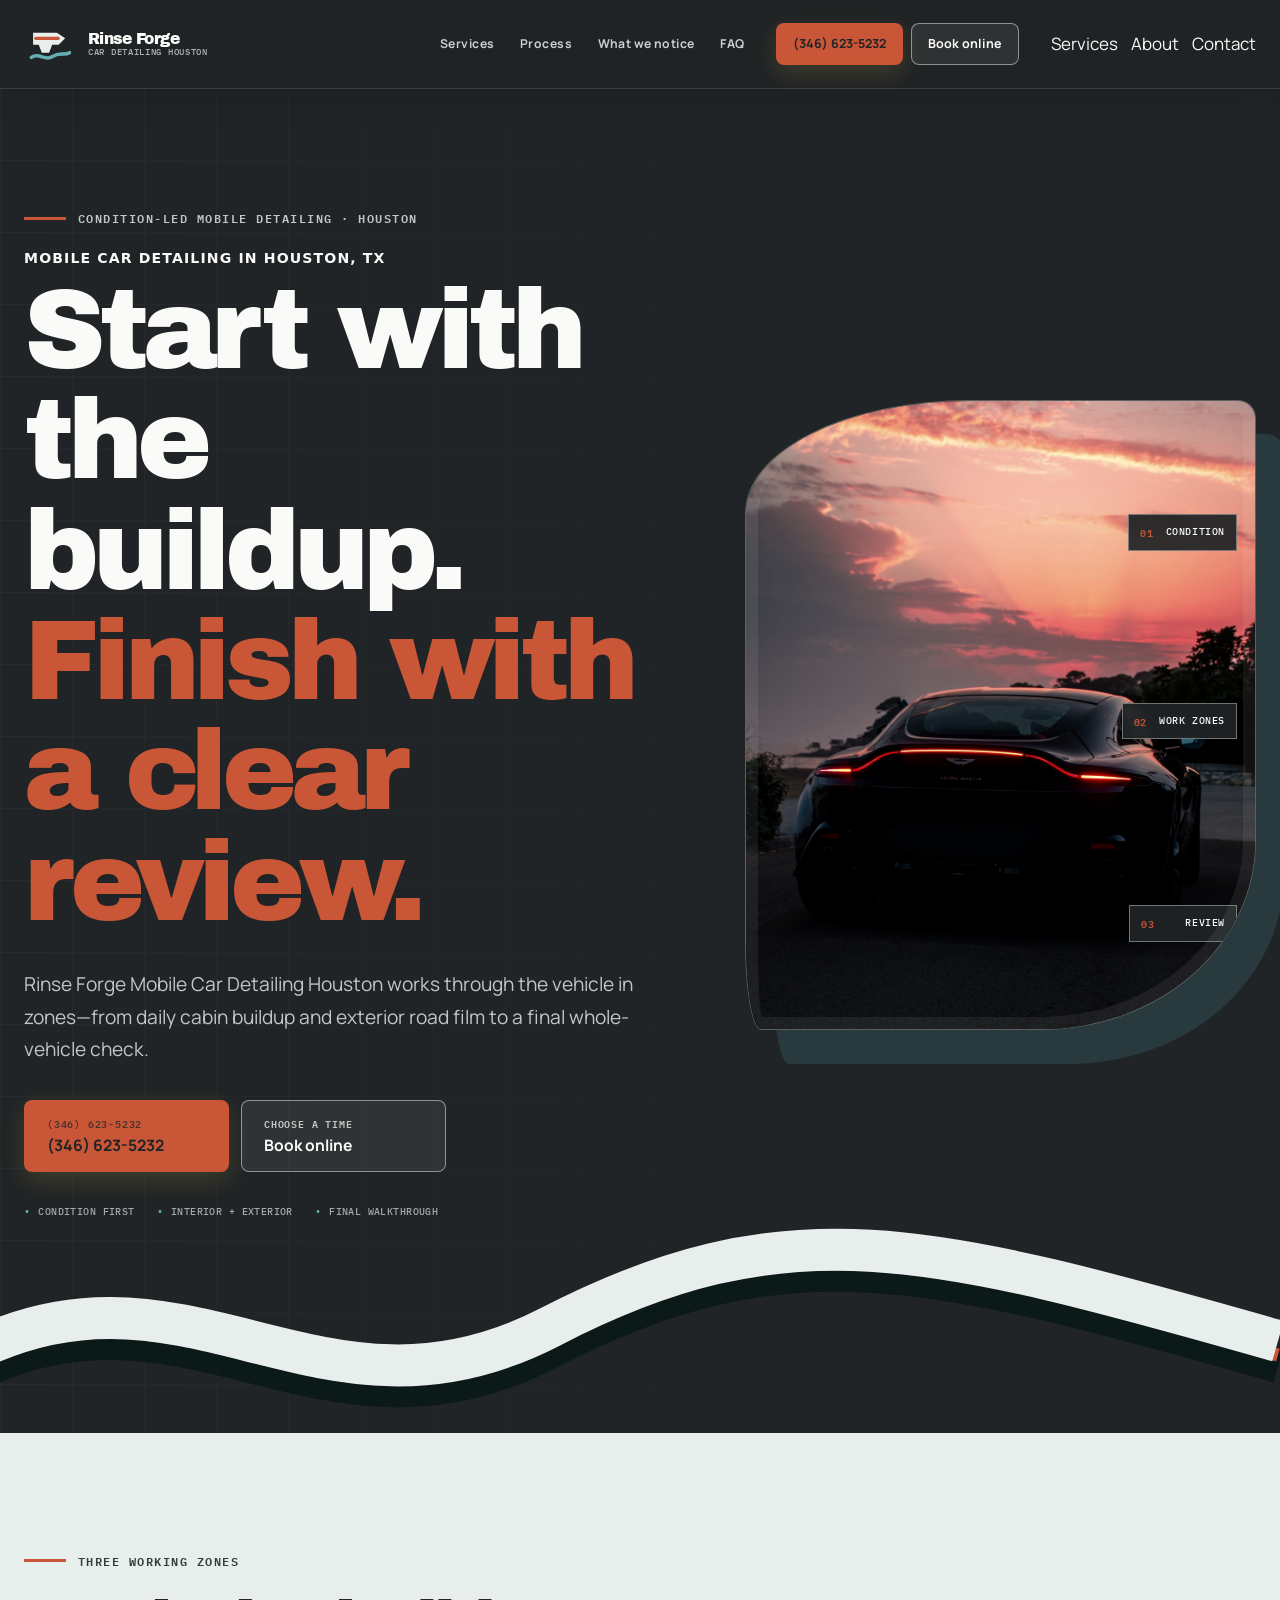
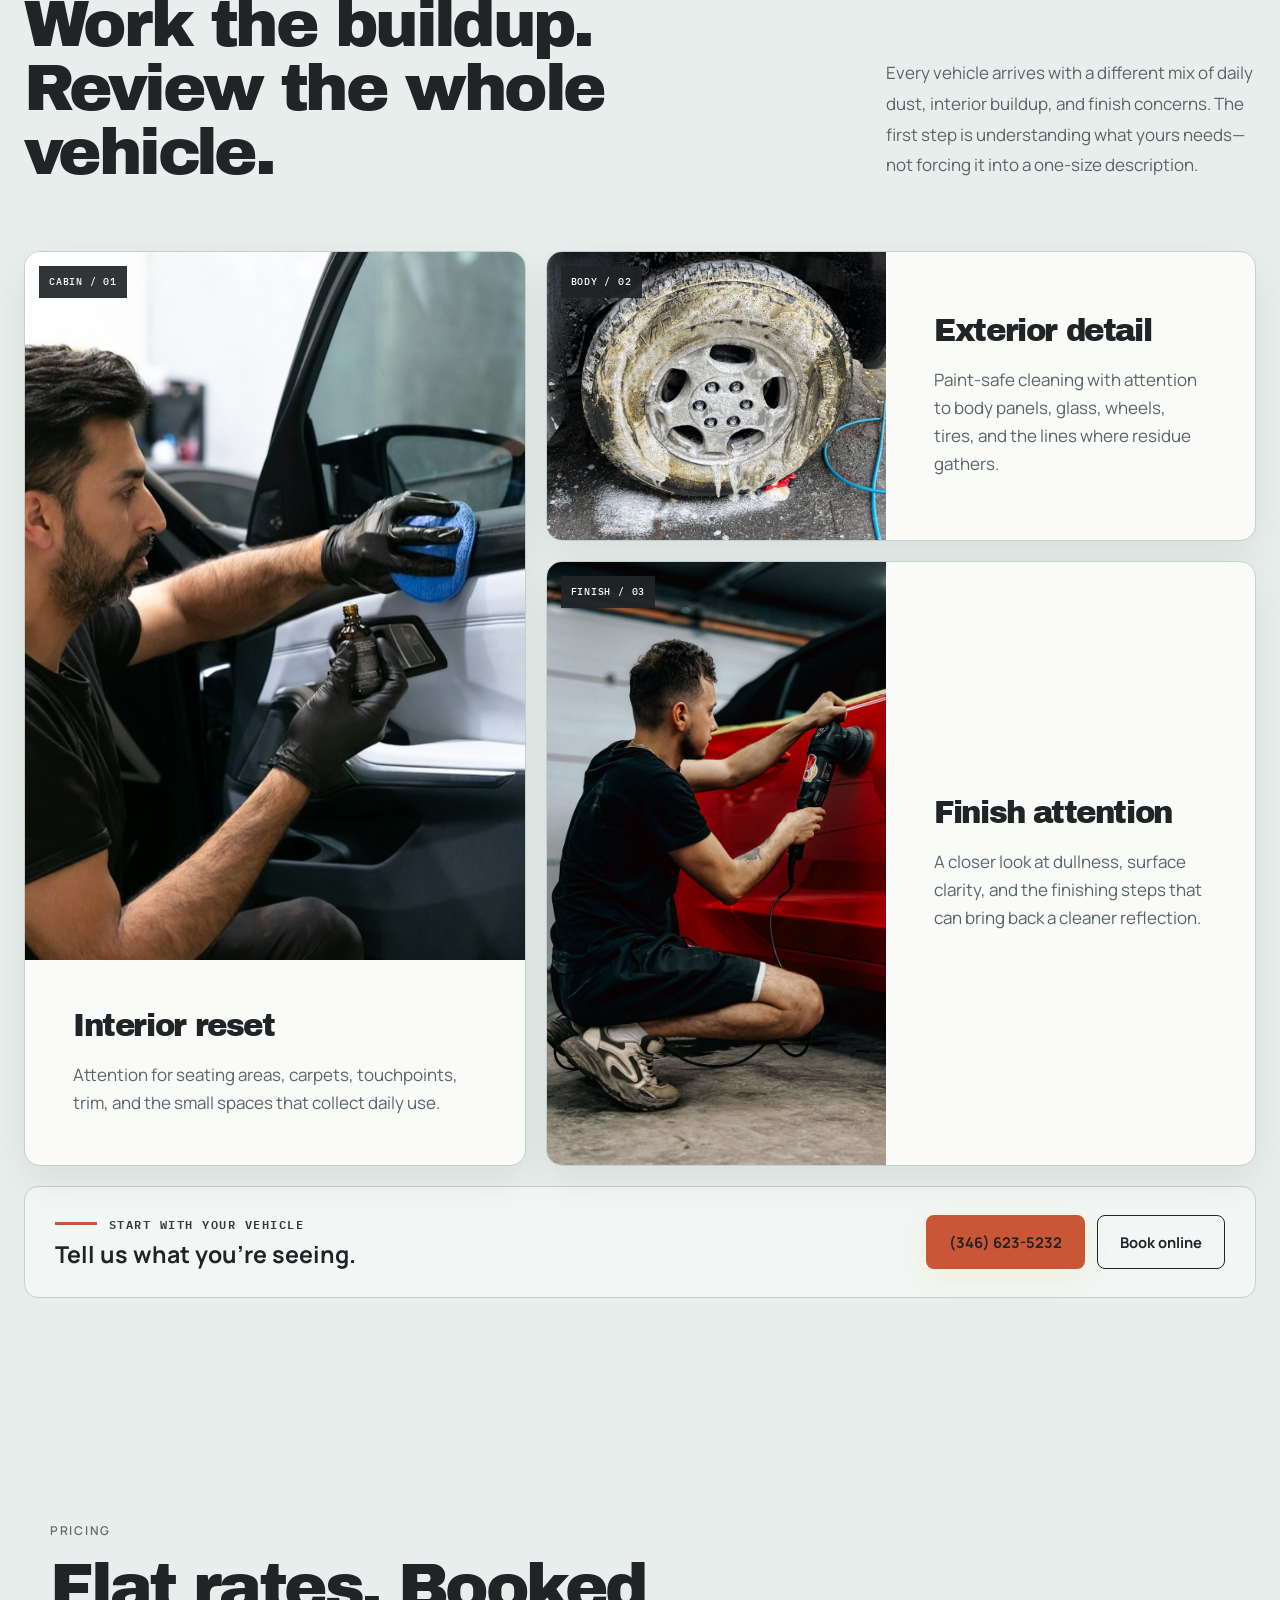
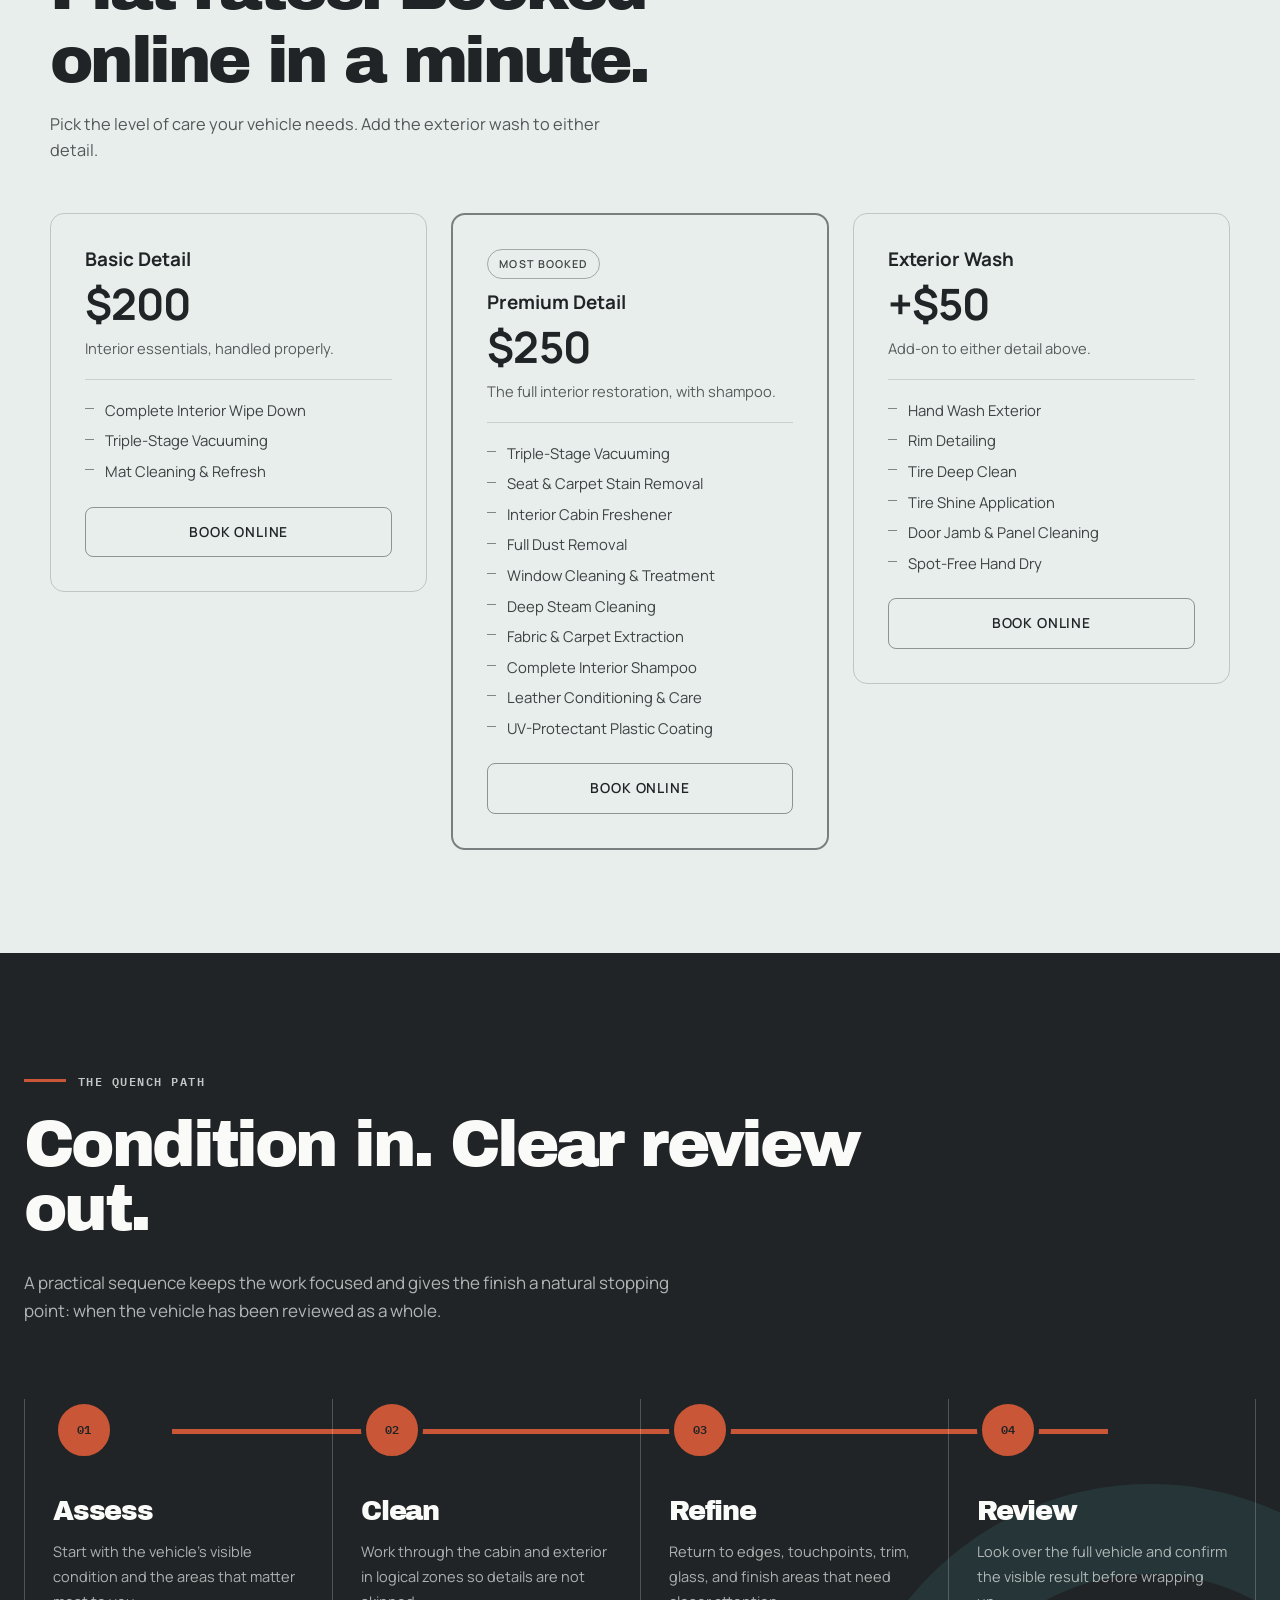
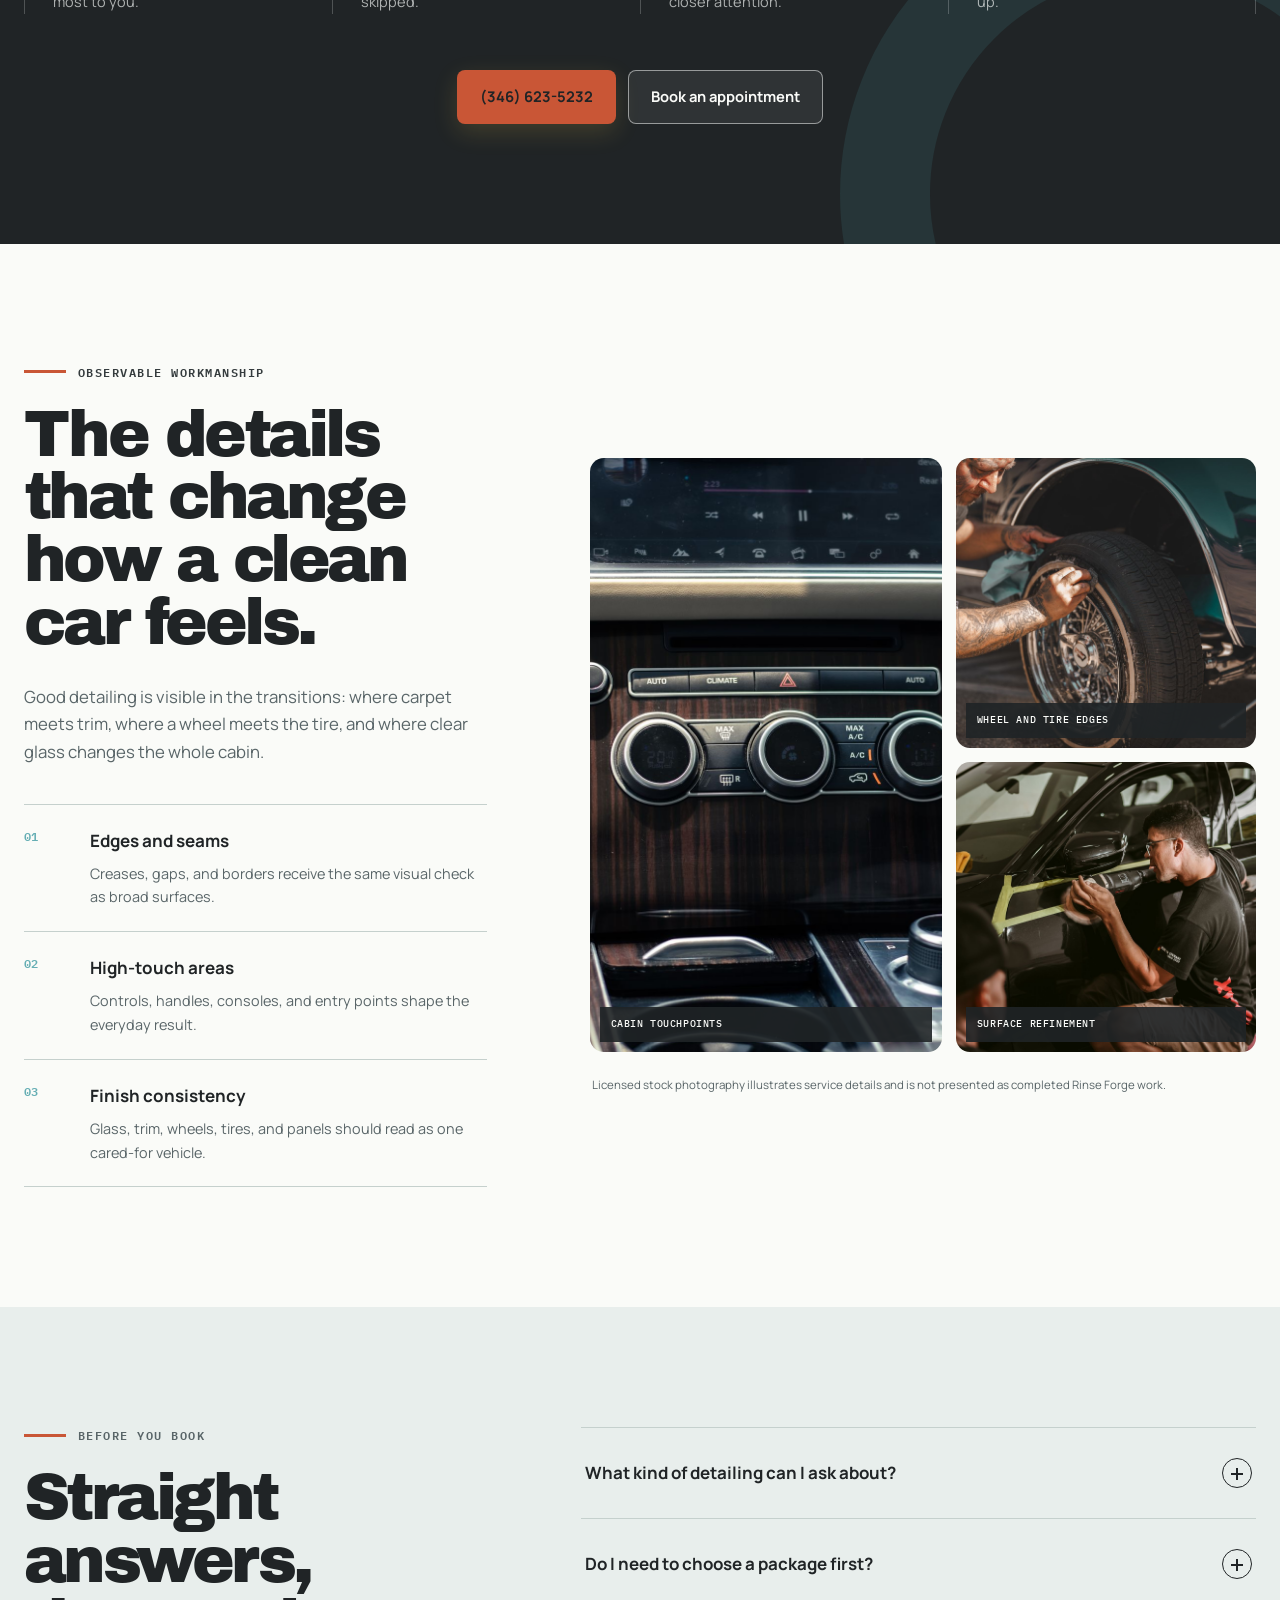
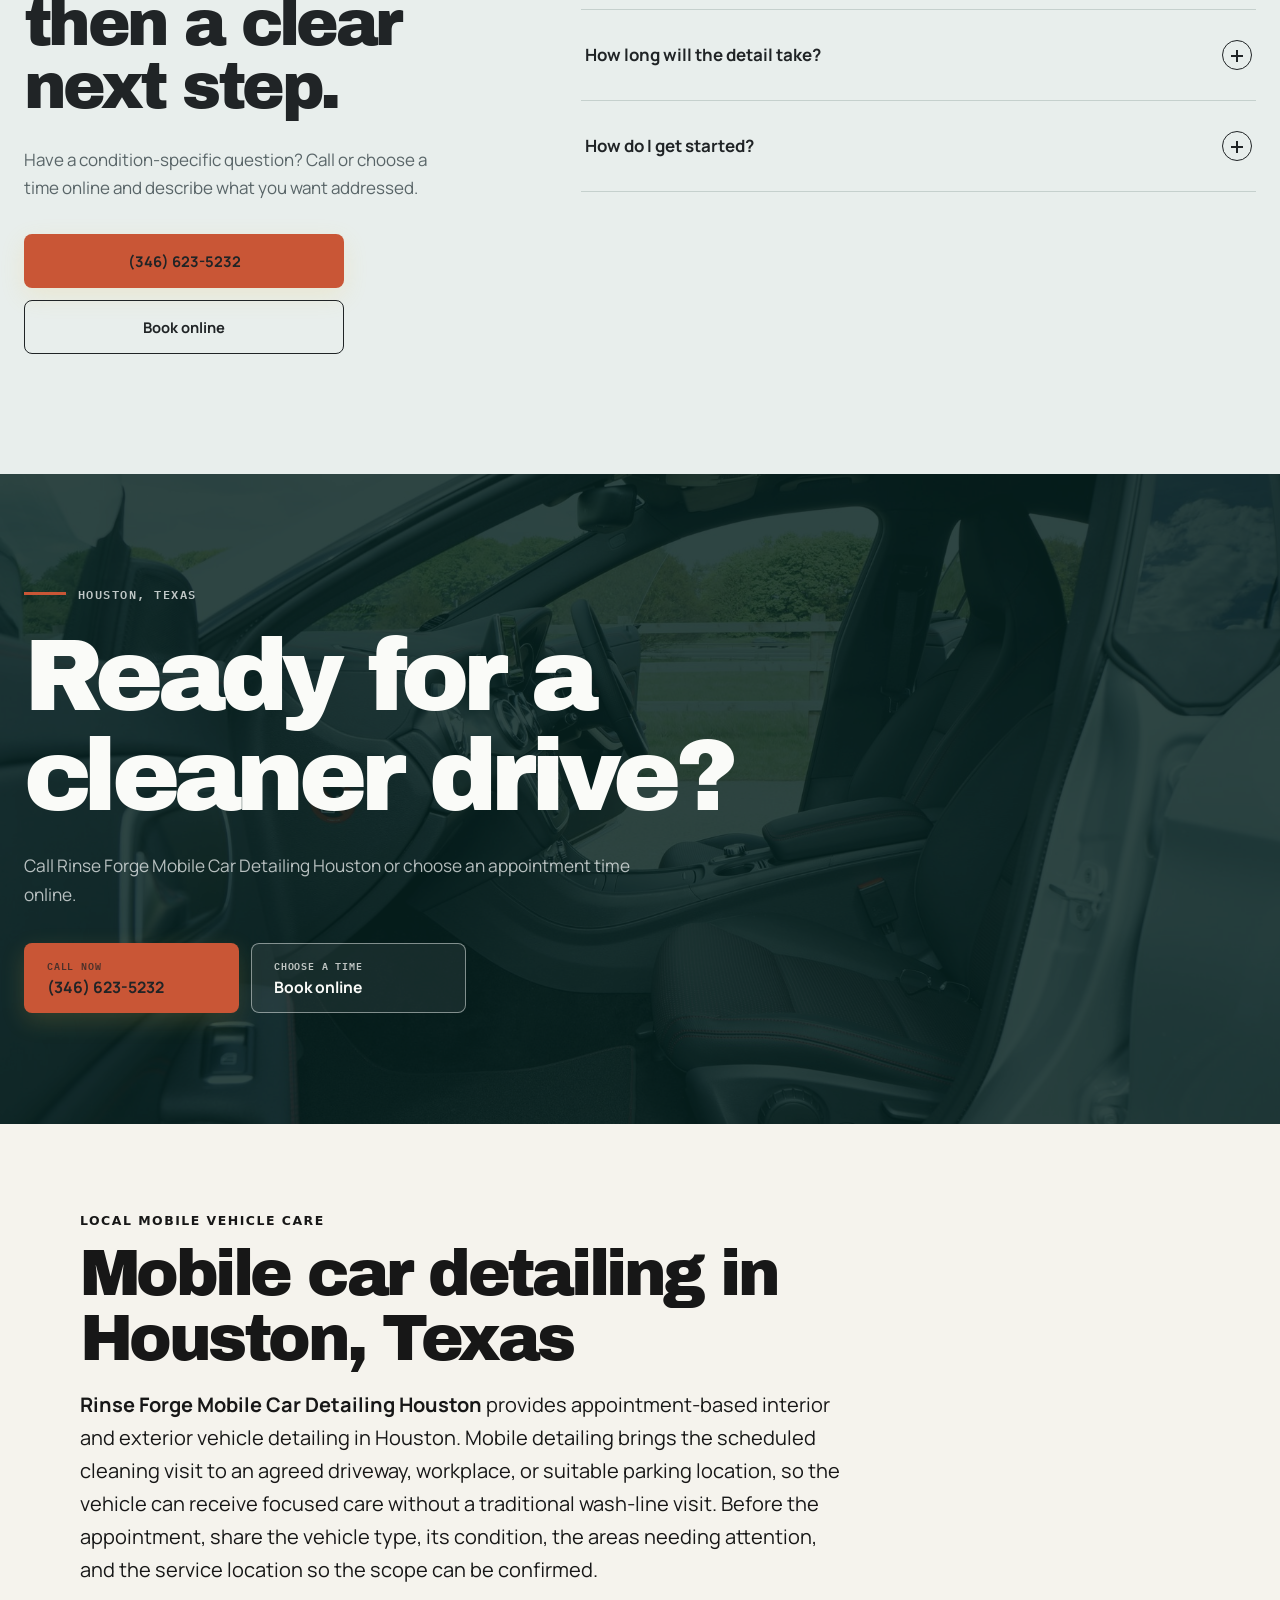
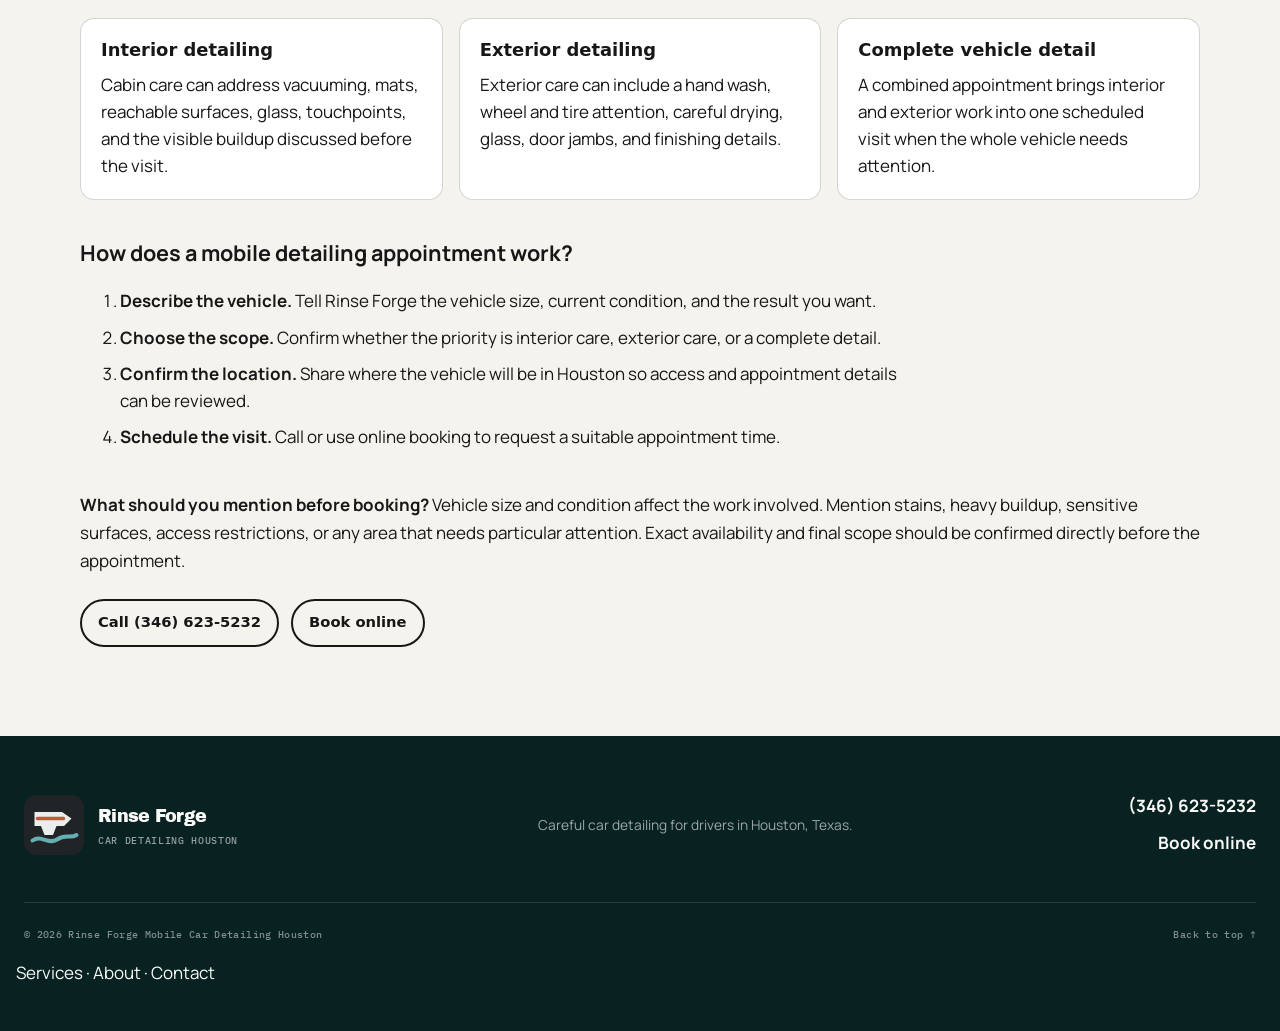
<file: index.html>
<!doctype html>
<html lang="en">
  <head>
    <meta charset="utf-8">
    <meta name="viewport" content="width=device-width, initial-scale=1">
    <title>Mobile Car Detailing in Houston, TX | Rinse Forge</title>
    <meta name="theme-color" content="#202426">
    <link rel="canonical" href="https://rinseforge.shop/">
    <link rel="icon" href="assets/favicon.svg" type="image/svg+xml">
    <link rel="preload" href="assets/fonts/archivo-black.ttf" as="font" type="font/ttf" crossorigin>
    <link rel="preload" href="assets/hero-foam-car.jpg" as="image">
    <link rel="stylesheet" href="styles.css">
    <script type="application/ld+json">
{
  "@context": "https://schema.org",
  "@type": "AutomotiveBusiness",
  "name": "Rinse Forge Mobile Car Detailing Houston",
  "url": "https://rinseforge.shop/",
  "telephone": "+1 346-623-5232",
  "address": {
    "@type": "PostalAddress",
    "streetAddress": "5601 S Braeswood Blvd",
    "addressLocality": "Houston",
    "addressRegion": "TX",
    "postalCode": "77096",
    "addressCountry": "US"
  },
  "description": "Careful interior, exterior, and finish-focused car detailing for drivers in Houston, Texas.",
  "areaServed": {
    "@type": "City",
    "name": "Houston",
    "containedInPlace": {
      "@type": "State",
      "name": "Texas"
    }
  },
  "knowsAbout": [
    "Car detailing",
    "Interior car detailing",
    "Exterior car detailing",
    "Vehicle finish care"
  ],
  "priceRange": "$200-$250",
  "makesOffer": [
    {
      "@type": "Offer",
      "name": "Basic Detail",
      "price": "200",
      "priceCurrency": "USD",
      "availability": "https://schema.org/InStock",
      "itemOffered": {
        "@type": "Service",
        "name": "Basic Detail",
        "description": "Interior essentials: complete interior wipe down, triple-stage vacuuming, and mat cleaning and refresh."
      }
    },
    {
      "@type": "Offer",
      "name": "Premium Detail",
      "price": "250",
      "priceCurrency": "USD",
      "availability": "https://schema.org/InStock",
      "itemOffered": {
        "@type": "Service",
        "name": "Premium Detail",
        "description": "The full interior restoration, including complete interior shampoo, deep steam cleaning, fabric and carpet extraction, and leather conditioning."
      }
    },
    {
      "@type": "Offer",
      "name": "Exterior Wash",
      "price": "50",
      "priceCurrency": "USD",
      "availability": "https://schema.org/InStock",
      "itemOffered": {
        "@type": "Service",
        "name": "Exterior Wash",
        "description": "Add-on exterior wash: hand wash, rim detailing, tire deep clean and shine, door jamb cleaning, and spot-free hand dry."
      }
    }
  ],
  "@id": "https://rinseforge.shop/#business",
  "geo": {
    "@type": "GeoCoordinates",
    "latitude": 29.675001680085,
    "longitude": -95.483181928825
  },
  "image": "https://rinseforge.shop/assets/hero-foam-car.jpg",
  "contactPoint": {
    "@type": "ContactPoint",
    "telephone": "+1 346-623-5232",
    "contactType": "customer service",
    "areaServed": "US-TX",
    "availableLanguage": "English"
  }
}
    </script>
<!-- SEO-GEO:START -->
  <meta name="description" content="Mobile car detailing in Houston, TX from Rinse Forge, with interior cleaning, exterior hand washing, and complete details. Call or book online.">
  <meta name="robots" content="index, follow, max-image-preview:large, max-snippet:-1, max-video-preview:-1">
  <meta property="og:locale" content="en_US">
  <meta property="og:type" content="website">
  <meta property="og:site_name" content="Rinse Forge">
  <meta property="og:title" content="Mobile Car Detailing in Houston, TX | Rinse Forge">
  <meta property="og:description" content="Mobile car detailing in Houston, TX from Rinse Forge, with interior cleaning, exterior hand washing, and complete details. Call or book online.">
  <meta property="og:url" content="https://rinseforge.shop/">
  <meta property="og:image" content="https://rinseforge.shop/assets/hero-foam-car.jpg">
  <meta name="twitter:image" content="https://rinseforge.shop/assets/hero-foam-car.jpg">
  <meta name="twitter:card" content="summary_large_image">
  <meta name="twitter:title" content="Mobile Car Detailing in Houston, TX | Rinse Forge">
  <meta name="twitter:description" content="Mobile car detailing in Houston, TX from Rinse Forge, with interior cleaning, exterior hand washing, and complete details. Call or book online.">
  <style id="seo-geo-styles">
    .seo-local-intent { display:block; margin:0 0 .55rem; font:700 clamp(.78rem,1.1vw,.95rem)/1.2 system-ui,sans-serif; letter-spacing:.08em; text-transform:uppercase; }
    .seo-geo-section { background:#f5f3ed; color:#171717; padding:clamp(3.5rem,7vw,6.5rem) clamp(1.25rem,5vw,5rem); }
    .seo-geo-inner { width:min(1120px,100%); margin:0 auto; }
    .seo-geo-kicker { margin:0 0 .75rem; font:700 .78rem/1.2 system-ui,sans-serif; letter-spacing:.12em; text-transform:uppercase; }
    .seo-geo-section h2 { max-width:22ch; margin:0 0 1rem; color:inherit; font-size:clamp(2rem,5vw,4rem); line-height:1.02; }
    .seo-geo-answer { max-width:760px; margin:0 0 2rem; font-size:clamp(1.05rem,2vw,1.25rem); line-height:1.65; }
    .seo-geo-grid { display:grid; grid-template-columns:repeat(3,minmax(0,1fr)); gap:1rem; margin:2rem 0; }
    .seo-geo-card { border:1px solid rgba(23,23,23,.18); border-radius:14px; padding:1.25rem; background:#fff; }
    .seo-geo-card h3 { margin:0 0 .6rem; color:inherit; font:700 1.12rem/1.25 system-ui,sans-serif; }
    .seo-geo-card p { margin:0; line-height:1.6; }
    .seo-geo-steps { max-width:820px; margin:2.5rem 0; }
    .seo-geo-steps li { margin:.65rem 0; line-height:1.55; }
    .seo-geo-actions { display:flex; flex-wrap:wrap; gap:.75rem; margin-top:1.5rem; }
    .seo-geo-action { display:inline-flex; align-items:center; min-height:48px; padding:.75rem 1rem; border:2px solid currentColor; border-radius:999px; color:inherit; font:700 .92rem/1 system-ui,sans-serif; text-decoration:none; }
    @media (max-width:760px) { .seo-geo-grid { grid-template-columns:1fr; } }
  </style>
<!-- SEO-GEO:END -->
  <script id="seo-geo-entity-schema" type="application/ld+json">
{
  "@context": "https://schema.org",
  "@graph": [
    {
      "@type": "WebSite",
      "@id": "https://rinseforge.shop/#website",
      "url": "https://rinseforge.shop/",
      "name": "Rinse Forge Mobile Car Detailing Houston",
      "inLanguage": "en-US",
      "publisher": {
        "@id": "https://rinseforge.shop/#business"
      }
    },
    {
      "@type": "Service",
      "@id": "https://rinseforge.shop/#mobile-car-detailing",
      "name": "Mobile Car Detailing in Houston, Texas",
      "serviceType": "Mobile car detailing",
      "provider": {
        "@id": "https://rinseforge.shop/#business"
      },
      "areaServed": {
        "@type": "City",
        "name": "Houston",
        "containedInPlace": {
          "@type": "State",
          "name": "Texas"
        }
      },
      "url": "https://rinseforge.shop/#services"
    }
  ]
}
  </script>
<style id="SEO-NEXT-NAV-CSS">.seo-next-nav{display:flex;gap:.8rem;flex-wrap:wrap}.seo-next-footer-nav{padding:1rem}.seo-next-footer-nav a{color:inherit}</style></head>
  <body>
    <a class="skip-link" href="#main-content">Skip to content</a>

    <header class="site-header" data-header>
      <div class="header-inner shell">
        <a class="brand" href="#top" aria-label="Rinse Forge home">
          <img src="assets/logo.svg" width="56" height="56" alt="">
          <span class="brand-copy">
            <strong>Rinse Forge</strong>
            <small>Car Detailing Houston</small>
          </span>
        </a>

        <button class="menu-toggle" type="button" aria-expanded="false" aria-controls="site-nav">
          <span class="menu-toggle-label">Menu</span>
          <span class="menu-icon" aria-hidden="true"><i></i><i></i></span>
        </button>

        <nav class="site-nav" id="site-nav" aria-label="Main navigation">
          <div class="nav-links">
            <a href="#services">Services</a>
            <a href="#process">Process</a>
            <a href="#details">What we notice</a>
            <a href="#questions">FAQ</a>
          </div>
          <div class="nav-actions">
            <a class="button button-call button-small" href="tel:+13466235232" aria-label="Call Rinse Forge at (346) 623-5232">(346) 623-5232</a>
            <a class="button button-book button-small" href="https://cal.com/sumitdatta/auto-detail-service">Book online</a>
          </div>
        <!-- SEO-NEXT-NAV:START --><div class="seo-next-nav" aria-label="Expanded site pages"><a href="/services/">Services</a><a href="/about/">About</a><a href="/contact/">Contact</a></div><!-- SEO-NEXT-NAV:END --></nav>
      </div>
    </header>

    <main id="main-content">
      <section class="hero" id="top">
        <div class="hero-grid shell">
          <div class="hero-copy">
            <p class="eyebrow light"><span></span> Condition-led mobile detailing · Houston</p>
            <h1><span class="seo-local-intent" data-seo-local-intent>Mobile Car Detailing in Houston, TX</span>Start with the buildup. <em>Finish with a clear review.</em></h1>
            <p class="hero-lede">Rinse Forge Mobile Car Detailing Houston works through the vehicle in zones—from daily cabin buildup and exterior road film to a final whole-vehicle check.</p>
            <div class="action-pair hero-actions">
              <a class="button button-call" href="tel:+13466235232">
                <span>(346) 623-5232</span>
                <strong>(346) 623-5232</strong>
              </a>
              <a class="button button-book" href="https://cal.com/sumitdatta/auto-detail-service">
                <span>Choose a time</span>
                <strong>Book online</strong>
              </a>
            </div>
            <div class="hero-notes" aria-label="Service highlights">
              <span>Condition first</span>
              <span>Interior + exterior</span>
              <span>Final walkthrough</span>
            </div>
          </div>

          <div class="hero-visual" aria-label="Vehicle finish shown in motion on a Houston road">
            <img src="assets/hero-foam-car.jpg" width="2200" height="3300" alt="A dark vehicle driving along a road at sunset">
            <div class="visual-label label-top"><b>01</b><span>Condition</span></div>
            <div class="visual-label label-mid"><b>02</b><span>Work zones</span></div>
            <div class="visual-label label-bottom"><b>03</b><span>Review</span></div>
          </div>
        </div>

        <svg class="waterline forge-quench-line" viewBox="0 0 1600 220" preserveAspectRatio="none" aria-hidden="true">
          <path class="waterline-shadow" d="M-30 152 C260 18 425 238 720 116 S1190 30 1630 130"></path>
          <path class="waterline-sun" d="M-30 140 C260 6 425 226 720 104 S1190 18 1630 118"></path>
          <path class="waterline-glint" d="M-30 126 C260 -8 425 212 720 90 S1190 4 1630 104"></path>
        </svg>
      </section>

      <section class="services section" id="services">
        <div class="shell">
          <div class="section-heading split-heading">
            <div>
              <p class="eyebrow"><span></span> Three working zones</p>
              <h2>Work the buildup.<br> Review the whole vehicle.</h2>
            </div>
            <p>Every vehicle arrives with a different mix of daily dust, interior buildup, and finish concerns. The first step is understanding what yours needs—not forcing it into a one-size description.</p>
          </div>

          <div class="service-grid">
            <article class="service-card service-card-tall">
              <div class="service-photo">
                <img src="assets/clean-interior.jpg" width="1800" height="1200" loading="lazy" alt="Clean black vehicle seats and center console">
                <span class="photo-code">CABIN / 01</span>
              </div>
              <div class="service-copy">
                <h3>Interior reset</h3>
                <p>Attention for seating areas, carpets, touchpoints, trim, and the small spaces that collect daily use.</p>
              </div>
            </article>

            <article class="service-card">
              <div class="service-photo">
                <img src="assets/wheel-suds.jpg" width="1800" height="1200" loading="lazy" alt="A wheel being cleaned by hand with soap suds">
                <span class="photo-code">BODY / 02</span>
              </div>
              <div class="service-copy">
                <h3>Exterior detail</h3>
                <p>Paint-safe cleaning with attention to body panels, glass, wheels, tires, and the lines where residue gathers.</p>
              </div>
            </article>

            <article class="service-card service-card-wide">
              <div class="service-photo">
                <img src="assets/polish-closeup.jpg" width="1800" height="1200" loading="lazy" alt="A polishing machine moving across a dark vehicle panel">
                <span class="photo-code">FINISH / 03</span>
              </div>
              <div class="service-copy">
                <h3>Finish attention</h3>
                <p>A closer look at dullness, surface clarity, and the finishing steps that can bring back a cleaner reflection.</p>
              </div>
            </article>
          </div>

          <div class="service-contact contact-strip">
            <div>
              <p class="eyebrow"><span></span> Start with your vehicle</p>
              <h3>Tell us what you’re seeing.</h3>
            </div>
            <div class="action-pair compact-actions">
              <a class="button button-call" href="tel:+13466235232">(346) 623-5232</a>
              <a class="button button-book dark-book" href="https://cal.com/sumitdatta/auto-detail-service">Book online</a>
            </div>
          </div>
        </div>
      </section>

    <section class="rates" id="pricing" aria-labelledby="pricing-title">
      <div class="rates-shell">
        <div class="rates-head">
          <p class="rates-eyebrow">Pricing</p>
          <h2 id="pricing-title">Flat rates. Booked online in a minute.</h2>
          <p class="rates-intro">Pick the level of care your vehicle needs. Add the exterior wash to either detail.</p>
        </div>

        <div class="rate-grid">
          <article class="rate-card">
            <h3>Basic Detail</h3>
            <p class="rate-figure">$200</p>
            <p class="rate-note">Interior essentials, handled properly.</p>
            <ul class="rate-list">
              <li>Complete Interior Wipe Down</li>
              <li>Triple-Stage Vacuuming</li>
              <li>Mat Cleaning &amp; Refresh</li>
            </ul>
            <a class="rate-cta" href="https://cal.com/sumitdatta/auto-detail-service" target="_blank" rel="noopener">Book Online</a>
          </article>
          <article class="rate-card rate-card-featured">
            <span class="rate-badge">Most booked</span>
            <h3>Premium Detail</h3>
            <p class="rate-figure">$250</p>
            <p class="rate-note">The full interior restoration, with shampoo.</p>
            <ul class="rate-list">
              <li>Triple-Stage Vacuuming</li>
              <li>Seat &amp; Carpet Stain Removal</li>
              <li>Interior Cabin Freshener</li>
              <li>Full Dust Removal</li>
              <li>Window Cleaning &amp; Treatment</li>
              <li>Deep Steam Cleaning</li>
              <li>Fabric &amp; Carpet Extraction</li>
              <li>Complete Interior Shampoo</li>
              <li>Leather Conditioning &amp; Care</li>
              <li>UV-Protectant Plastic Coating</li>
            </ul>
            <a class="rate-cta" href="https://cal.com/sumitdatta/auto-detail-service" target="_blank" rel="noopener">Book Online</a>
          </article>
          <article class="rate-card">
            <h3>Exterior Wash</h3>
            <p class="rate-figure">+$50</p>
            <p class="rate-note">Add-on to either detail above.</p>
            <ul class="rate-list">
              <li>Hand Wash Exterior</li>
              <li>Rim Detailing</li>
              <li>Tire Deep Clean</li>
              <li>Tire Shine Application</li>
              <li>Door Jamb &amp; Panel Cleaning</li>
              <li>Spot-Free Hand Dry</li>
            </ul>
            <a class="rate-cta" href="https://cal.com/sumitdatta/auto-detail-service" target="_blank" rel="noopener">Book Online</a>
          </article>
        </div>
      </div>
    </section>


      <section class="process section" id="process">
        <div class="shell">
          <div class="process-intro">
            <p class="eyebrow light"><span></span> The quench path</p>
            <h2>Condition in. Clear review out.</h2>
            <p>A practical sequence keeps the work focused and gives the finish a natural stopping point: when the vehicle has been reviewed as a whole.</p>
          </div>

          <ol class="process-track">
            <li>
              <span class="step-number">01</span>
              <div><h3>Assess</h3><p>Start with the vehicle’s visible condition and the areas that matter most to you.</p></div>
            </li>
            <li>
              <span class="step-number">02</span>
              <div><h3>Clean</h3><p>Work through the cabin and exterior in logical zones so details are not skipped.</p></div>
            </li>
            <li>
              <span class="step-number">03</span>
              <div><h3>Refine</h3><p>Return to edges, touchpoints, trim, glass, and finish areas that need closer attention.</p></div>
            </li>
            <li>
              <span class="step-number">04</span>
              <div><h3>Review</h3><p>Look over the full vehicle and confirm the visible result before wrapping up.</p></div>
            </li>
          </ol>

          <div class="process-actions action-pair">
            <a class="button button-call" href="tel:+13466235232">(346) 623-5232</a>
            <a class="button button-book button-book-light" href="https://cal.com/sumitdatta/auto-detail-service">Book an appointment</a>
          </div>
        </div>
      </section>

      <section class="details section" id="details">
        <div class="shell details-grid">
          <div class="details-copy">
            <p class="eyebrow"><span></span> Observable workmanship</p>
            <h2>The details that change how a clean car feels.</h2>
            <p class="details-lede">Good detailing is visible in the transitions: where carpet meets trim, where a wheel meets the tire, and where clear glass changes the whole cabin.</p>
            <ul class="inspection-list">
              <li><span>01</span><div><strong>Edges and seams</strong><p>Creases, gaps, and borders receive the same visual check as broad surfaces.</p></div></li>
              <li><span>02</span><div><strong>High-touch areas</strong><p>Controls, handles, consoles, and entry points shape the everyday result.</p></div></li>
              <li><span>03</span><div><strong>Finish consistency</strong><p>Glass, trim, wheels, tires, and panels should read as one cared-for vehicle.</p></div></li>
            </ul>
          </div>

          <div class="detail-gallery" aria-label="Car detailing service illustrations">
            <figure class="gallery-main">
              <img src="assets/dashboard-detail.jpg" width="1800" height="1200" loading="lazy" alt="Close view of a vehicle dashboard and steering wheel">
              <figcaption>Cabin touchpoints</figcaption>
            </figure>
            <figure>
              <img src="assets/wheel-detail.jpg" width="1800" height="1200" loading="lazy" alt="A vehicle wheel being cleaned with detailing tools">
              <figcaption>Wheel and tire edges</figcaption>
            </figure>
            <figure>
              <img src="assets/polishing-work.jpg" width="1800" height="1200" loading="lazy" alt="A detailer polishing the side panel of a vehicle">
              <figcaption>Surface refinement</figcaption>
            </figure>
            <p class="stock-note">Licensed stock photography illustrates service details and is not presented as completed Rinse Forge work.</p>
          </div>
        </div>
      </section>

      <section class="questions section" id="questions">
        <div class="shell questions-grid">
          <div class="questions-intro">
            <p class="eyebrow"><span></span> Before you book</p>
            <h2>Straight answers, then a clear next step.</h2>
            <p>Have a condition-specific question? Call or choose a time online and describe what you want addressed.</p>
            <div class="action-pair stacked-actions">
              <a class="button button-call" href="tel:+13466235232">(346) 623-5232</a>
              <a class="button button-book dark-book" href="https://cal.com/sumitdatta/auto-detail-service">Book online</a>
            </div>
          </div>

          <div class="faq-list">
            <details>
              <summary>What kind of detailing can I ask about?<span aria-hidden="true"></span></summary>
              <p>Ask about interior cleaning, exterior detailing, wheel and tire attention, or finish-focused care. Vehicle condition varies, so confirm the right scope when you call or book.</p>
            </details>
            <details>
              <summary>Do I need to choose a package first?<span aria-hidden="true"></span></summary>
              <p>No. Start with what you notice about the vehicle and what you want improved. The appropriate service scope can be discussed from there.</p>
            </details>
            <details>
              <summary>How long will the detail take?<span aria-hidden="true"></span></summary>
              <p>Timing depends on vehicle size, condition, and the agreed scope. Ask about timing for your specific vehicle when you call or book online.</p>
            </details>
            <details>
              <summary>How do I get started?<span aria-hidden="true"></span></summary>
              <p>Call Rinse Forge at (346) 623-5232 or use the online appointment link. Both paths let you start with your vehicle and what it needs.</p>
            </details>
          </div>
        </div>
      </section>

      <section class="final-cta" id="contact">
        <div class="final-photo" aria-hidden="true">
          <img src="assets/interior-finish.jpg" width="1800" height="1196" loading="lazy" alt="">
        </div>
        <div class="shell final-inner">
          <p class="eyebrow light"><span></span> Houston, Texas</p>
          <h2>Ready for a cleaner drive?</h2>
          <p>Call Rinse Forge Mobile Car Detailing Houston or choose an appointment time online.</p>
          <div class="action-pair final-actions">
            <a class="button button-call" href="tel:+13466235232"><span>Call now</span><strong>(346) 623-5232</strong></a>
            <a class="button button-book" href="https://cal.com/sumitdatta/auto-detail-service"><span>Choose a time</span><strong>Book online</strong></a>
          </div>
        </div>
      </section>
    <!-- SEO-GEO-LOCAL:START -->
    <section class="seo-geo-section" id="local-detailing" aria-labelledby="local-detailing-title">
      <div class="seo-geo-inner">
        <p class="seo-geo-kicker">Local mobile vehicle care</p>
        <h2 id="local-detailing-title">Mobile car detailing in Houston, Texas</h2>
        <p class="seo-geo-answer"><strong>Rinse Forge Mobile Car Detailing Houston</strong> provides appointment-based interior and exterior vehicle detailing in Houston. Mobile detailing brings the scheduled cleaning visit to an agreed driveway, workplace, or suitable parking location, so the vehicle can receive focused care without a traditional wash-line visit. Before the appointment, share the vehicle type, its condition, the areas needing attention, and the service location so the scope can be confirmed.</p>

        <div class="seo-geo-grid" aria-label="Available detailing options">
          <article class="seo-geo-card">
            <h3>Interior detailing</h3>
            <p>Cabin care can address vacuuming, mats, reachable surfaces, glass, touchpoints, and the visible buildup discussed before the visit.</p>
          </article>
          <article class="seo-geo-card">
            <h3>Exterior detailing</h3>
            <p>Exterior care can include a hand wash, wheel and tire attention, careful drying, glass, door jambs, and finishing details.</p>
          </article>
          <article class="seo-geo-card">
            <h3>Complete vehicle detail</h3>
            <p>A combined appointment brings interior and exterior work into one scheduled visit when the whole vehicle needs attention.</p>
          </article>
        </div>

        <div class="seo-geo-steps">
          <h3>How does a mobile detailing appointment work?</h3>
          <ol>
            <li><strong>Describe the vehicle.</strong> Tell Rinse Forge the vehicle size, current condition, and the result you want.</li>
            <li><strong>Choose the scope.</strong> Confirm whether the priority is interior care, exterior care, or a complete detail.</li>
            <li><strong>Confirm the location.</strong> Share where the vehicle will be in Houston so access and appointment details can be reviewed.</li>
            <li><strong>Schedule the visit.</strong> Call or use online booking to request a suitable appointment time.</li>
          </ol>
        </div>

        <p><strong>What should you mention before booking?</strong> Vehicle size and condition affect the work involved. Mention stains, heavy buildup, sensitive surfaces, access restrictions, or any area that needs particular attention. Exact availability and final scope should be confirmed directly before the appointment.</p>
        <div class="seo-geo-actions">
          <a class="seo-geo-action" href="tel:+13466235232">Call (346) 623-5232</a>
          <a class="seo-geo-action" href="https://cal.com/sumitdatta/auto-detail-service" target="_blank" rel="noopener">Book online</a>
        </div>
      </div>
    </section>
<!-- SEO-GEO-LOCAL:END -->
  </main>

    <footer class="site-footer">
      <div class="shell footer-grid">
        <div class="footer-brand">
          <img src="assets/logo.svg" width="64" height="64" alt="">
          <div><strong>Rinse Forge</strong><span>Car Detailing Houston</span></div>
        </div>
        <p>Careful car detailing for drivers in Houston, Texas.</p>
        <div class="footer-actions">
          <a href="tel:+13466235232">(346) 623-5232</a>
          <a href="https://cal.com/sumitdatta/auto-detail-service">Book online</a>
        </div>
      </div>
      <div class="shell footer-bottom">
        <span>© <span data-year>2026</span> Rinse Forge Mobile Car Detailing Houston</span>
        <a href="#top">Back to top ↑</a>
      </div>
    <!-- SEO-NEXT-NAV:START --><nav class="seo-next-footer-nav" aria-label="Expanded footer navigation"><a href="/services/">Services</a> · <a href="/about/">About</a> · <a href="/contact/">Contact</a></nav><!-- SEO-NEXT-NAV:END --></footer>

    <div class="mobile-sticky" aria-label="Contact options">
      <a class="sticky-call" href="tel:+13466235232"><span>Call</span><strong>(346) 623-5232</strong></a>
      <a class="sticky-book" href="https://cal.com/sumitdatta/auto-detail-service"><span>Book</span><strong>Online</strong></a>
    </div>

    <script src="script.js" defer></script>
  </body>
</html>
</file>
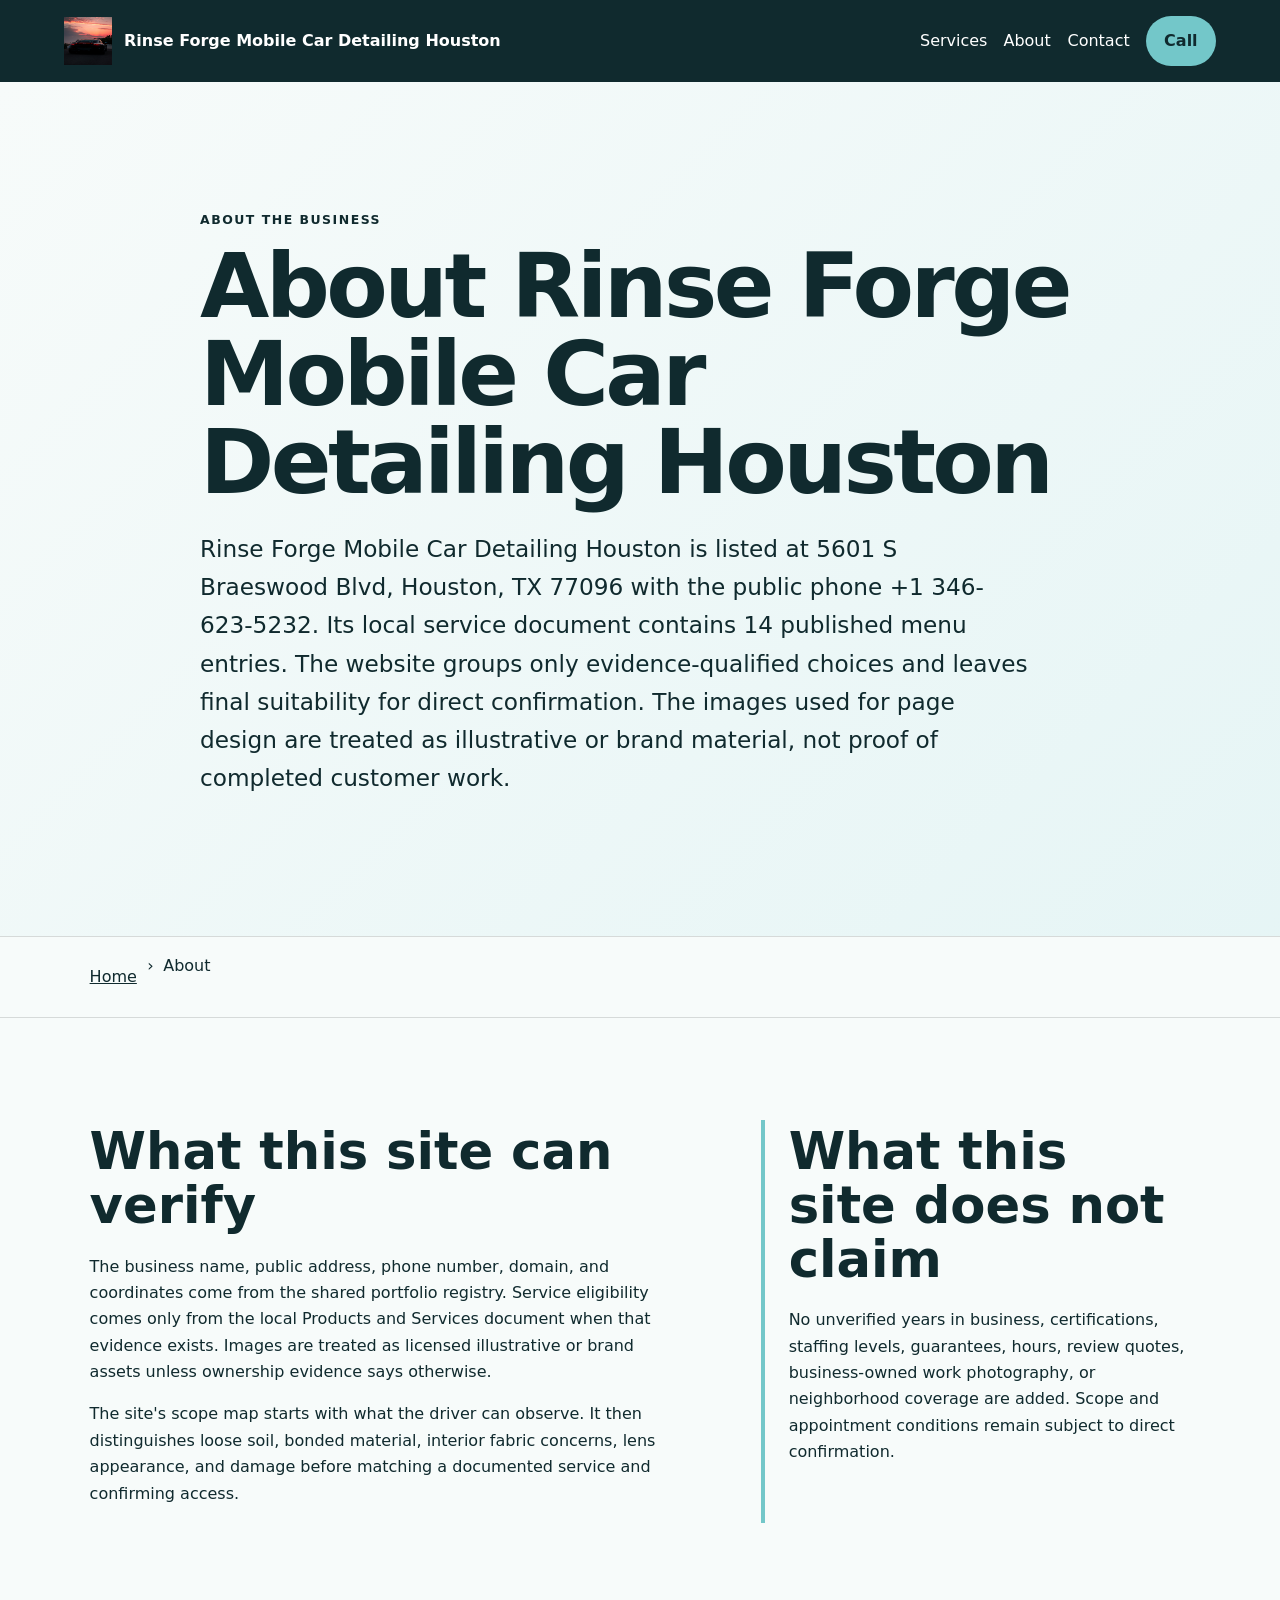
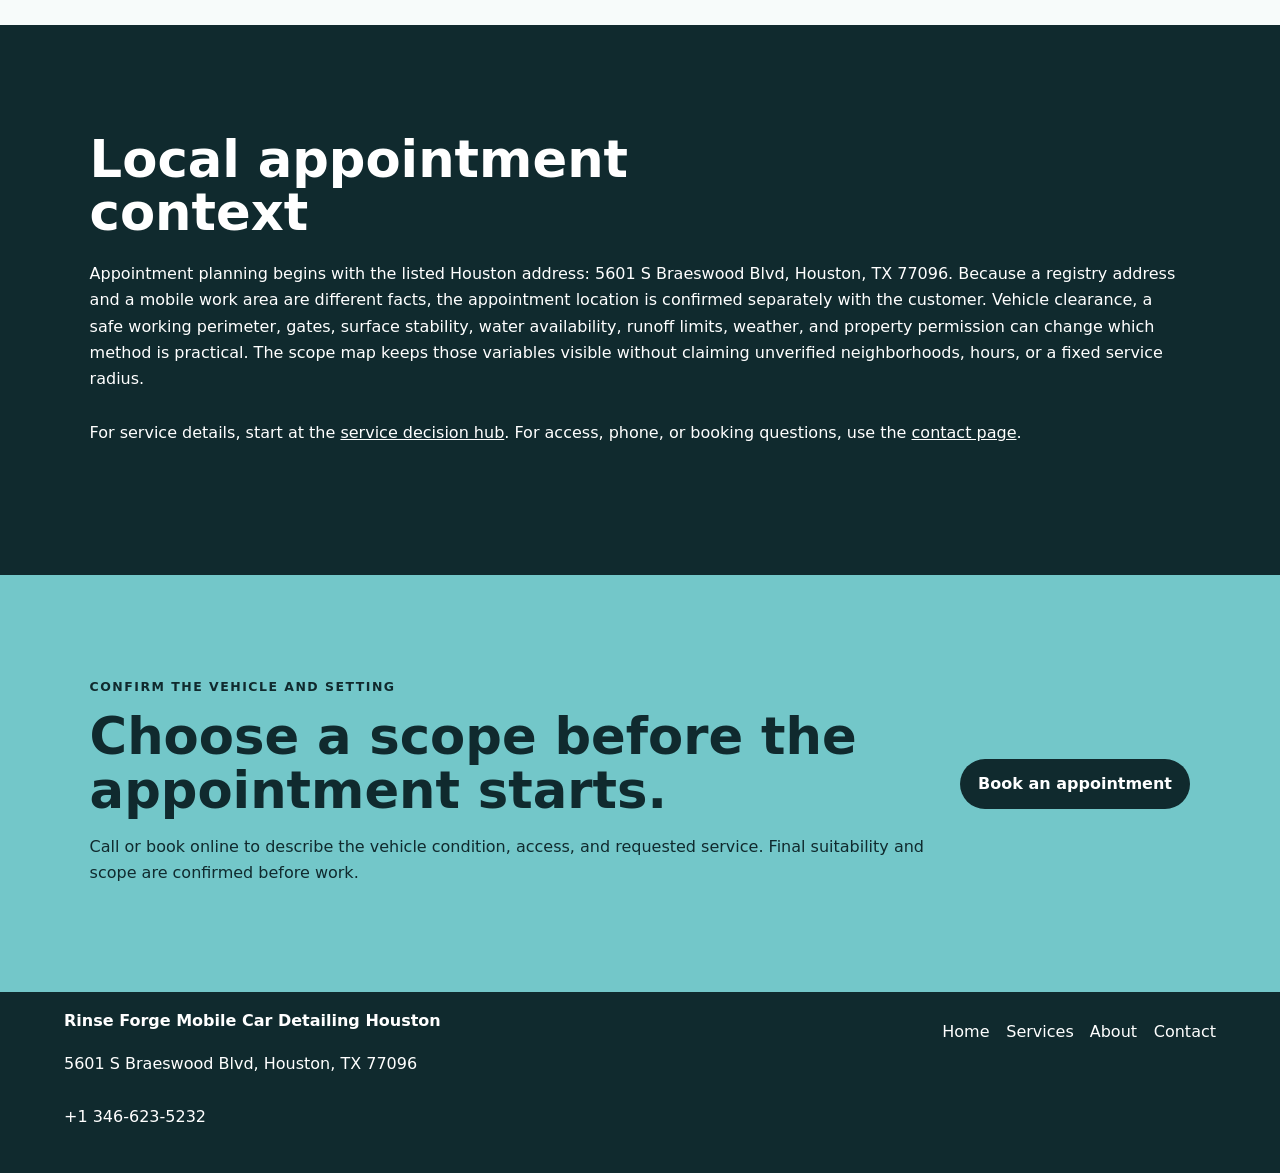
<file: about/index.html>
<!doctype html>
<html lang="en"><head>
  <meta charset="utf-8"><meta name="viewport" content="width=device-width,initial-scale=1">
  <title>About Rinse Forge Mobile Car Detailing Houston | Houston, TX</title>
  <meta name="description" content="Verified identity, evidence boundaries, and appointment-planning approach for Rinse Forge Mobile Car Detailing Houston in Houston, TX.">
  <meta name="robots" content="index, follow, max-image-preview:large, max-snippet:-1">
  <link rel="canonical" href="https://rinseforge.shop/about/">
  <meta property="og:type" content="website"><meta property="og:title" content="About Rinse Forge Mobile Car Detailing Houston | Houston, TX">
  <meta property="og:description" content="Verified identity, evidence boundaries, and appointment-planning approach for Rinse Forge Mobile Car Detailing Houston in Houston, TX."><meta property="og:url" content="https://rinseforge.shop/about/">
  <meta property="og:image" content="https://rinseforge.shop/assets/hero-foam-car.jpg"><meta name="twitter:card" content="summary_large_image">
  <link rel="icon" href="/assets/favicon.svg"><link rel="stylesheet" href="/seo-pages.css"><script type="application/ld+json">{
  "@context": "https://schema.org",
  "@graph": [
    {
      "@type": "BreadcrumbList",
      "@id": "https://rinseforge.shop/about/#breadcrumb",
      "itemListElement": [
        {
          "@type": "ListItem",
          "position": 1,
          "name": "Home",
          "item": "https://rinseforge.shop/"
        },
        {
          "@type": "ListItem",
          "position": 2,
          "name": "About Rinse Forge Mobile Car Detailing Houston | Houston, TX",
          "item": "https://rinseforge.shop/about/"
        }
      ]
    },
    {
      "@type": "WebPage",
      "@id": "https://rinseforge.shop/about/#webpage",
      "url": "https://rinseforge.shop/about/",
      "name": "About Rinse Forge Mobile Car Detailing Houston | Houston, TX",
      "description": "Verified identity, evidence boundaries, and appointment-planning approach for Rinse Forge Mobile Car Detailing Houston in Houston, TX.",
      "breadcrumb": {
        "@id": "https://rinseforge.shop/about/#breadcrumb"
      },
      "isPartOf": {
        "@id": "https://rinseforge.shop/#website"
      },
      "about": {
        "@id": "https://rinseforge.shop/#business"
      }
    },
    {
      "@type": "ImageObject",
      "@id": "https://rinseforge.shop/about/#primaryimage",
      "contentUrl": "https://rinseforge.shop/assets/hero-foam-car.jpg",
      "caption": "Illustrative detailing artwork for Rinse Forge Mobile Car Detailing Houston",
      "representativeOfPage": true
    }
  ]
}</script>
</head><body style="--pilot-accent:#73c7c9;--pilot-dark:#102a2e;--pilot-paper:#f7fbfa">
<a class="skip-link" href="#content">Skip to content</a>
<header class="pilot-header"><a class="pilot-brand" href="/"><img src="/assets/hero-foam-car.jpg" width="48" height="48" alt=""><span>Rinse Forge Mobile Car Detailing Houston</span></a>
<nav aria-label="Primary navigation"><a href="/services/">Services</a><a href="/about/">About</a><a href="/contact/">Contact</a><a class="pilot-call" href="tel:+13466235232">Call</a></nav></header>
<main id="content"><section class="pilot-hero text-only"><div><p class="eyebrow">About the business</p><h1>About Rinse Forge Mobile Car Detailing Houston</h1><p class="pilot-answer">Rinse Forge Mobile Car Detailing Houston is listed at 5601 S Braeswood Blvd, Houston, TX 77096 with the public phone +1 346-623-5232. Its local service document contains 14 published menu entries. The website groups only evidence-qualified choices and leaves final suitability for direct confirmation. The images used for page design are treated as illustrative or brand material, not proof of completed customer work.</p></div></section><nav class="breadcrumbs" aria-label="Breadcrumb"><a href="/">Home</a><span>›</span><span>About</span></nav>
<section class="pilot-section pilot-grid"><div><h2>What this site can verify</h2><p>The business name, public address, phone number, domain, and coordinates come from the shared portfolio registry. Service eligibility comes only from the local Products and Services document when that evidence exists. Images are treated as licensed illustrative or brand assets unless ownership evidence says otherwise.</p><p>The site&#x27;s scope map starts with what the driver can observe. It then distinguishes loose soil, bonded material, interior fabric concerns, lens appearance, and damage before matching a documented service and confirming access.</p></div><aside><h2>What this site does not claim</h2><p>No unverified years in business, certifications, staffing levels, guarantees, hours, review quotes, business-owned work photography, or neighborhood coverage are added. Scope and appointment conditions remain subject to direct confirmation.</p></aside></section>
<section class="pilot-section tone"><h2>Local appointment context</h2><p>Appointment planning begins with the listed Houston address: 5601 S Braeswood Blvd, Houston, TX 77096. Because a registry address and a mobile work area are different facts, the appointment location is confirmed separately with the customer. Vehicle clearance, a safe working perimeter, gates, surface stability, water availability, runoff limits, weather, and property permission can change which method is practical. The scope map keeps those variables visible without claiming unverified neighborhoods, hours, or a fixed service radius.</p><p>For service details, start at the <a href="/services/">service decision hub</a>. For access, phone, or booking questions, use the <a href="/contact/">contact page</a>.</p></section>
<section class="pilot-cta"><div><p class="eyebrow">Confirm the vehicle and setting</p><h2>Choose a scope before the appointment starts.</h2><p>Call or book online to describe the vehicle condition, access, and requested service. Final suitability and scope are confirmed before work.</p></div><a class="pilot-button" href="https://cal.com/sumitdatta/auto-detail-service">Book an appointment</a></section>
</main><footer class="pilot-footer"><div><strong>Rinse Forge Mobile Car Detailing Houston</strong><p>5601 S Braeswood Blvd, Houston, TX 77096</p><p><a href="tel:+13466235232">+1 346-623-5232</a></p></div><nav aria-label="Footer navigation"><a href="/">Home</a><a href="/services/">Services</a><a href="/about/">About</a><a href="/contact/">Contact</a></nav></footer>
</body></html>
</file>
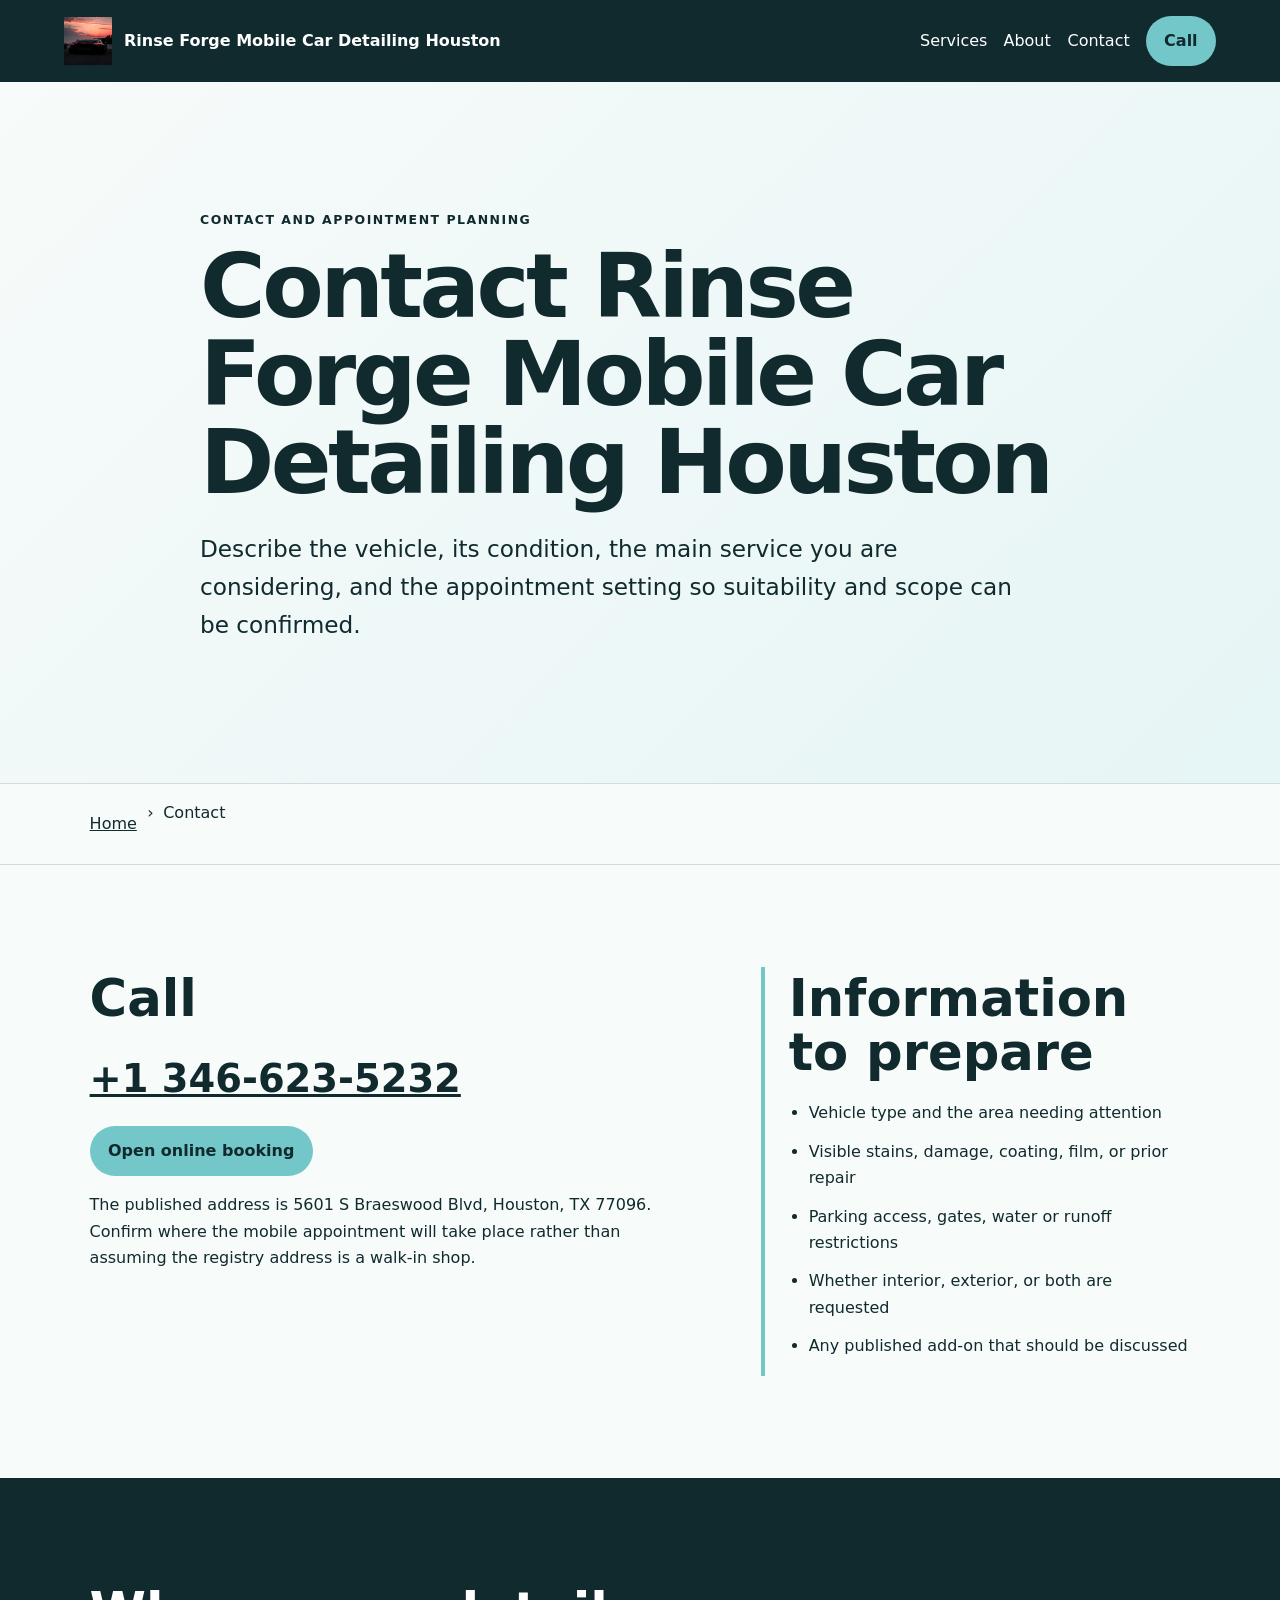
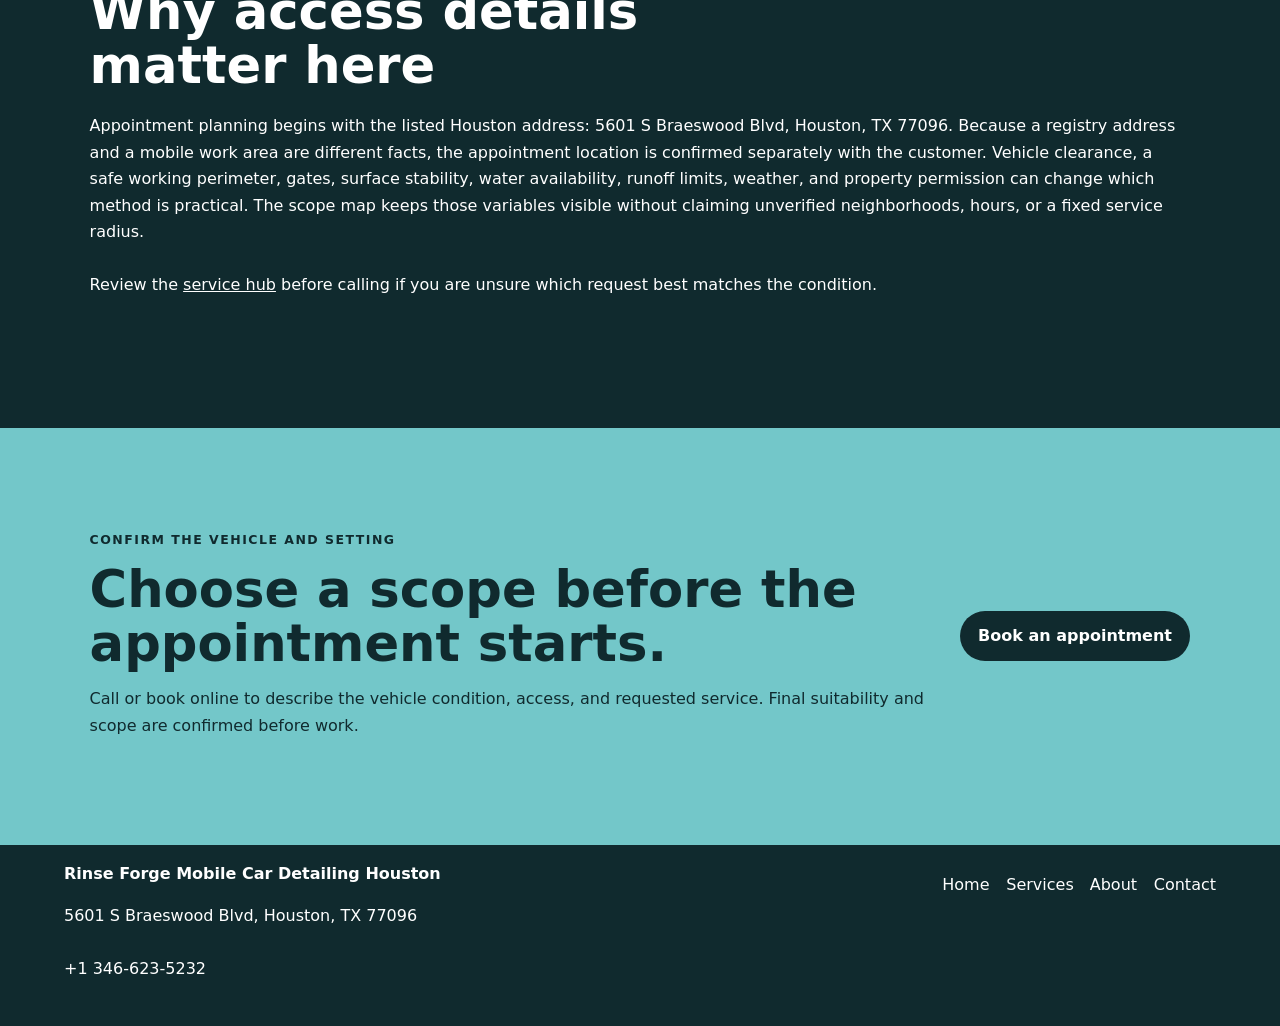
<file: contact/index.html>
<!doctype html>
<html lang="en"><head>
  <meta charset="utf-8"><meta name="viewport" content="width=device-width,initial-scale=1">
  <title>Contact Rinse Forge Mobile Car Detailing Houston | Houston, TX</title>
  <meta name="description" content="Call or book Rinse Forge Mobile Car Detailing Houston and confirm vehicle condition, access, and detailing scope in Houston, TX.">
  <meta name="robots" content="index, follow, max-image-preview:large, max-snippet:-1">
  <link rel="canonical" href="https://rinseforge.shop/contact/">
  <meta property="og:type" content="website"><meta property="og:title" content="Contact Rinse Forge Mobile Car Detailing Houston | Houston, TX">
  <meta property="og:description" content="Call or book Rinse Forge Mobile Car Detailing Houston and confirm vehicle condition, access, and detailing scope in Houston, TX."><meta property="og:url" content="https://rinseforge.shop/contact/">
  <meta property="og:image" content="https://rinseforge.shop/assets/hero-foam-car.jpg"><meta name="twitter:card" content="summary_large_image">
  <link rel="icon" href="/assets/favicon.svg"><link rel="stylesheet" href="/seo-pages.css"><script type="application/ld+json">{
  "@context": "https://schema.org",
  "@graph": [
    {
      "@type": "BreadcrumbList",
      "@id": "https://rinseforge.shop/contact/#breadcrumb",
      "itemListElement": [
        {
          "@type": "ListItem",
          "position": 1,
          "name": "Home",
          "item": "https://rinseforge.shop/"
        },
        {
          "@type": "ListItem",
          "position": 2,
          "name": "Contact Rinse Forge Mobile Car Detailing Houston | Houston, TX",
          "item": "https://rinseforge.shop/contact/"
        }
      ]
    },
    {
      "@type": "WebPage",
      "@id": "https://rinseforge.shop/contact/#webpage",
      "url": "https://rinseforge.shop/contact/",
      "name": "Contact Rinse Forge Mobile Car Detailing Houston | Houston, TX",
      "description": "Call or book Rinse Forge Mobile Car Detailing Houston and confirm vehicle condition, access, and detailing scope in Houston, TX.",
      "breadcrumb": {
        "@id": "https://rinseforge.shop/contact/#breadcrumb"
      },
      "isPartOf": {
        "@id": "https://rinseforge.shop/#website"
      },
      "about": {
        "@id": "https://rinseforge.shop/#business"
      }
    },
    {
      "@type": "ImageObject",
      "@id": "https://rinseforge.shop/contact/#primaryimage",
      "contentUrl": "https://rinseforge.shop/assets/hero-foam-car.jpg",
      "caption": "Illustrative detailing artwork for Rinse Forge Mobile Car Detailing Houston",
      "representativeOfPage": true
    }
  ]
}</script>
</head><body style="--pilot-accent:#73c7c9;--pilot-dark:#102a2e;--pilot-paper:#f7fbfa">
<a class="skip-link" href="#content">Skip to content</a>
<header class="pilot-header"><a class="pilot-brand" href="/"><img src="/assets/hero-foam-car.jpg" width="48" height="48" alt=""><span>Rinse Forge Mobile Car Detailing Houston</span></a>
<nav aria-label="Primary navigation"><a href="/services/">Services</a><a href="/about/">About</a><a href="/contact/">Contact</a><a class="pilot-call" href="tel:+13466235232">Call</a></nav></header>
<main id="content"><section class="pilot-hero text-only"><div><p class="eyebrow">Contact and appointment planning</p><h1>Contact Rinse Forge Mobile Car Detailing Houston</h1><p class="pilot-answer">Describe the vehicle, its condition, the main service you are considering, and the appointment setting so suitability and scope can be confirmed.</p></div></section><nav class="breadcrumbs" aria-label="Breadcrumb"><a href="/">Home</a><span>›</span><span>Contact</span></nav>
<section class="pilot-section pilot-grid"><div><h2>Call</h2><p><a class="large-link" href="tel:+13466235232">+1 346-623-5232</a></p><p><a class="pilot-button" href="https://cal.com/sumitdatta/auto-detail-service">Open online booking</a></p><p>The published address is 5601 S Braeswood Blvd, Houston, TX 77096. Confirm where the mobile appointment will take place rather than assuming the registry address is a walk-in shop.</p></div><aside><h2>Information to prepare</h2><ul class="checklist"><li>Vehicle type and the area needing attention</li><li>Visible stains, damage, coating, film, or prior repair</li><li>Parking access, gates, water or runoff restrictions</li><li>Whether interior, exterior, or both are requested</li><li>Any published add-on that should be discussed</li></ul></aside></section>
<section class="pilot-section tone"><h2>Why access details matter here</h2><p>Appointment planning begins with the listed Houston address: 5601 S Braeswood Blvd, Houston, TX 77096. Because a registry address and a mobile work area are different facts, the appointment location is confirmed separately with the customer. Vehicle clearance, a safe working perimeter, gates, surface stability, water availability, runoff limits, weather, and property permission can change which method is practical. The scope map keeps those variables visible without claiming unverified neighborhoods, hours, or a fixed service radius.</p><p>Review the <a href="/services/">service hub</a> before calling if you are unsure which request best matches the condition.</p></section>
<section class="pilot-cta"><div><p class="eyebrow">Confirm the vehicle and setting</p><h2>Choose a scope before the appointment starts.</h2><p>Call or book online to describe the vehicle condition, access, and requested service. Final suitability and scope are confirmed before work.</p></div><a class="pilot-button" href="https://cal.com/sumitdatta/auto-detail-service">Book an appointment</a></section>
</main><footer class="pilot-footer"><div><strong>Rinse Forge Mobile Car Detailing Houston</strong><p>5601 S Braeswood Blvd, Houston, TX 77096</p><p><a href="tel:+13466235232">+1 346-623-5232</a></p></div><nav aria-label="Footer navigation"><a href="/">Home</a><a href="/services/">Services</a><a href="/about/">About</a><a href="/contact/">Contact</a></nav></footer>
</body></html>
</file>
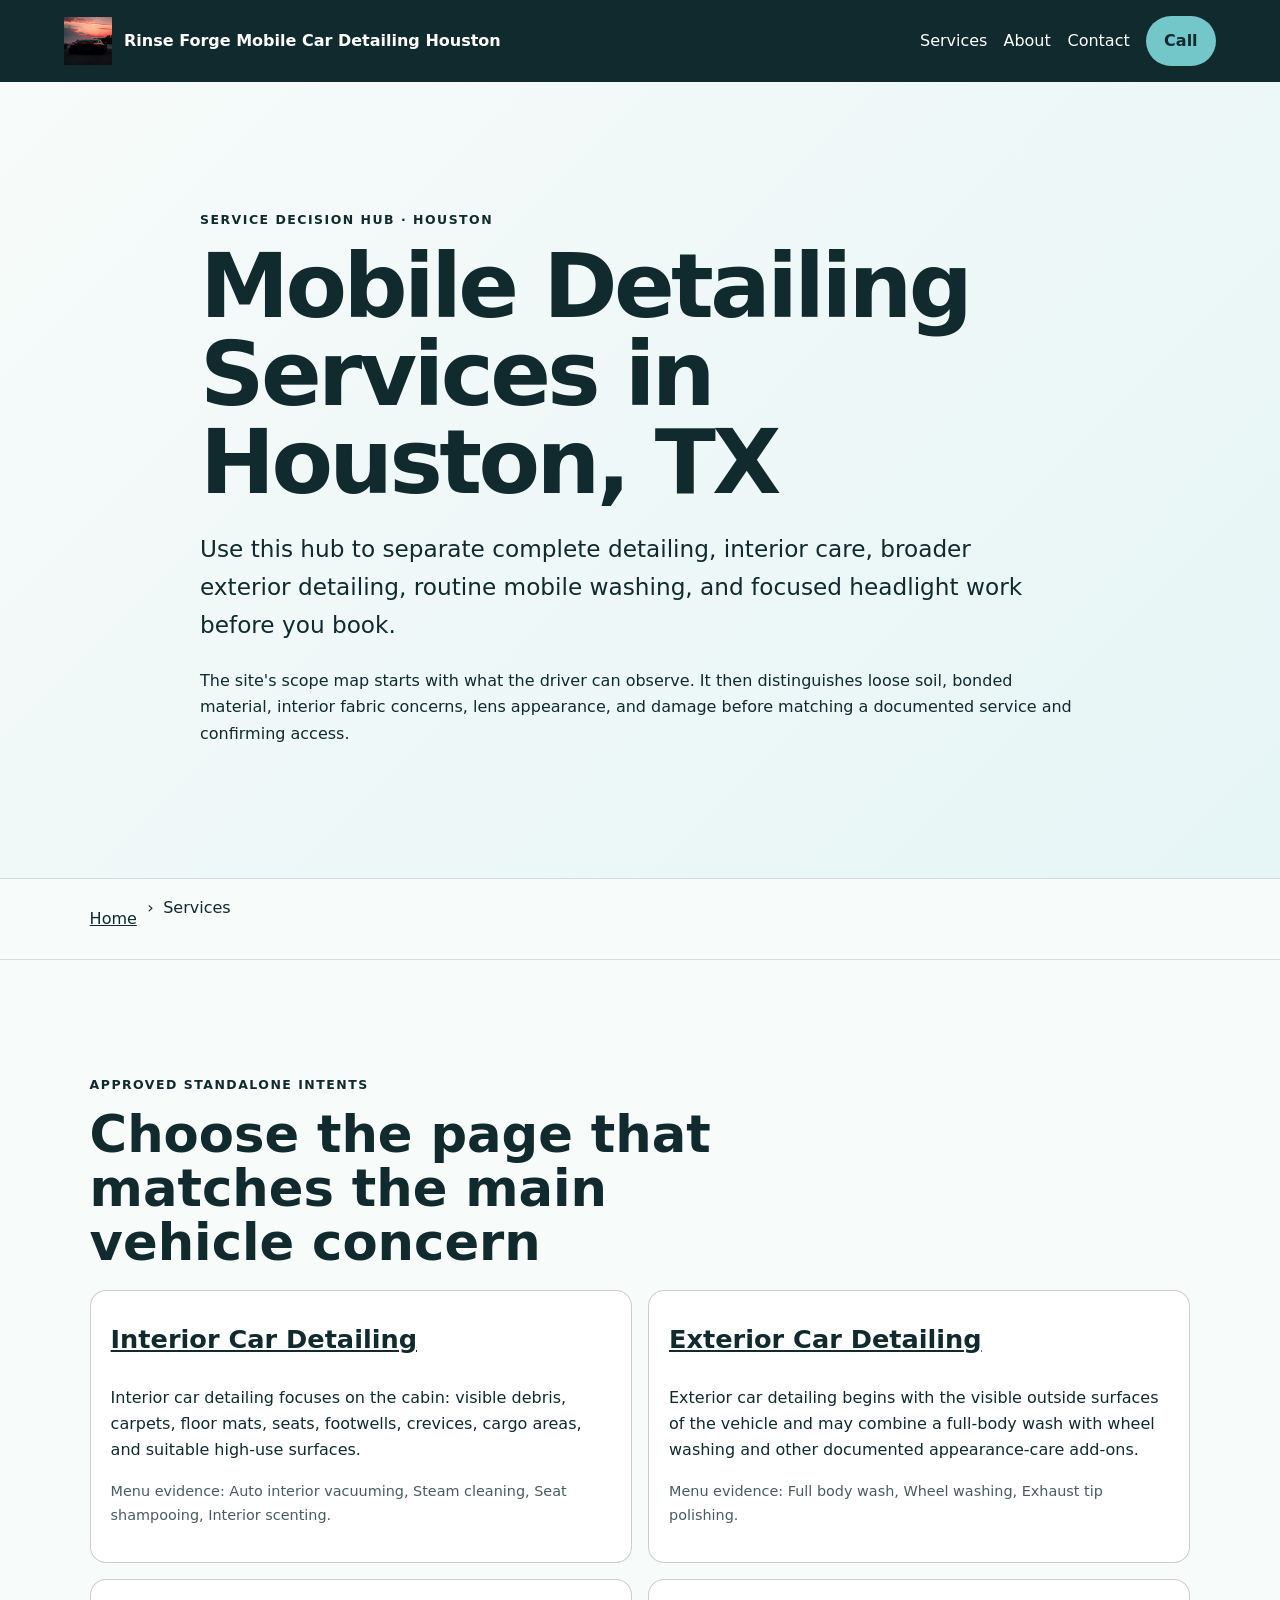
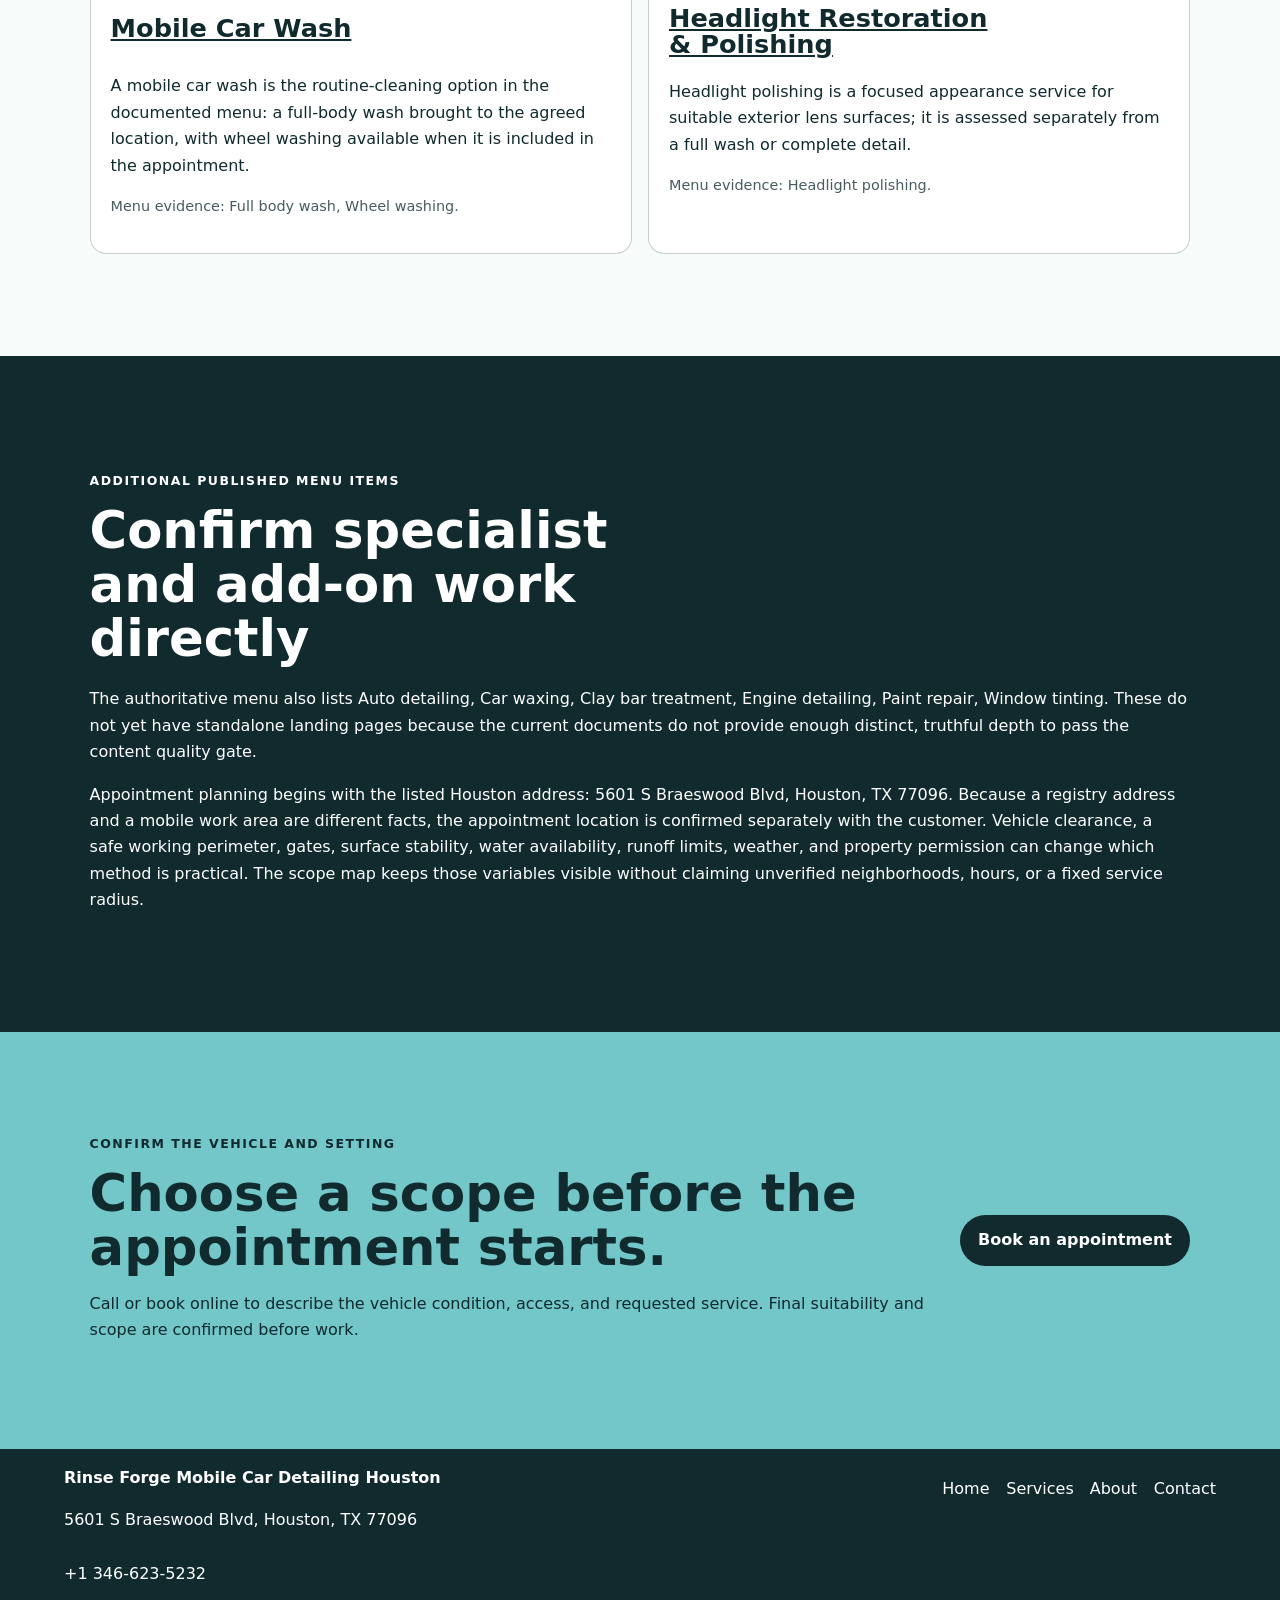
<file: services/index.html>
<!doctype html>
<html lang="en"><head>
  <meta charset="utf-8"><meta name="viewport" content="width=device-width,initial-scale=1">
  <title>Mobile Detailing Services in Houston, TX | Rinse Forge Mobile Car Detailing Houston</title>
  <meta name="description" content="Compare documented mobile detailing choices from Rinse Forge Mobile Car Detailing Houston in Houston, TX, including preparation, access, and scope boundaries.">
  <meta name="robots" content="index, follow, max-image-preview:large, max-snippet:-1">
  <link rel="canonical" href="https://rinseforge.shop/services/">
  <meta property="og:type" content="website"><meta property="og:title" content="Mobile Detailing Services in Houston, TX | Rinse Forge Mobile Car Detailing Houston">
  <meta property="og:description" content="Compare documented mobile detailing choices from Rinse Forge Mobile Car Detailing Houston in Houston, TX, including preparation, access, and scope boundaries."><meta property="og:url" content="https://rinseforge.shop/services/">
  <meta property="og:image" content="https://rinseforge.shop/assets/hero-foam-car.jpg"><meta name="twitter:card" content="summary_large_image">
  <link rel="icon" href="/assets/favicon.svg"><link rel="stylesheet" href="/seo-pages.css"><script type="application/ld+json">{
  "@context": "https://schema.org",
  "@graph": [
    {
      "@type": "BreadcrumbList",
      "@id": "https://rinseforge.shop/services/#breadcrumb",
      "itemListElement": [
        {
          "@type": "ListItem",
          "position": 1,
          "name": "Home",
          "item": "https://rinseforge.shop/"
        },
        {
          "@type": "ListItem",
          "position": 2,
          "name": "Services",
          "item": "https://rinseforge.shop/services/"
        }
      ]
    },
    {
      "@type": "WebPage",
      "@id": "https://rinseforge.shop/services/#webpage",
      "url": "https://rinseforge.shop/services/",
      "name": "Mobile Detailing Services in Houston, TX | Rinse Forge Mobile Car Detailing Houston",
      "description": "Compare documented mobile detailing choices from Rinse Forge Mobile Car Detailing Houston in Houston, TX, including preparation, access, and scope boundaries.",
      "breadcrumb": {
        "@id": "https://rinseforge.shop/services/#breadcrumb"
      },
      "isPartOf": {
        "@id": "https://rinseforge.shop/#website"
      },
      "about": {
        "@id": "https://rinseforge.shop/#business"
      }
    },
    {
      "@type": "ImageObject",
      "@id": "https://rinseforge.shop/services/#primaryimage",
      "contentUrl": "https://rinseforge.shop/assets/hero-foam-car.jpg",
      "caption": "Illustrative detailing artwork for Rinse Forge Mobile Car Detailing Houston",
      "representativeOfPage": true
    }
  ]
}</script>
</head><body style="--pilot-accent:#73c7c9;--pilot-dark:#102a2e;--pilot-paper:#f7fbfa">
<a class="skip-link" href="#content">Skip to content</a>
<header class="pilot-header"><a class="pilot-brand" href="/"><img src="/assets/hero-foam-car.jpg" width="48" height="48" alt=""><span>Rinse Forge Mobile Car Detailing Houston</span></a>
<nav aria-label="Primary navigation"><a href="/services/">Services</a><a href="/about/">About</a><a href="/contact/">Contact</a><a class="pilot-call" href="tel:+13466235232">Call</a></nav></header>
<main id="content"><section class="pilot-hero text-only"><div><p class="eyebrow">Service decision hub · Houston</p><h1>Mobile Detailing Services in Houston, TX</h1><p class="pilot-answer">Use this hub to separate complete detailing, interior care, broader exterior detailing, routine mobile washing, and focused headlight work before you book.</p><p>The site&#x27;s scope map starts with what the driver can observe. It then distinguishes loose soil, bonded material, interior fabric concerns, lens appearance, and damage before matching a documented service and confirming access.</p></div></section>
<nav class="breadcrumbs" aria-label="Breadcrumb"><a href="/">Home</a><span>›</span><span>Services</span></nav>
<section class="pilot-section"><p class="eyebrow">Approved standalone intents</p><h2>Choose the page that matches the main vehicle concern</h2><div class="service-cards"><article><h2><a href="/services/interior-car-detailing/">Interior Car Detailing</a></h2><p>Interior car detailing focuses on the cabin: visible debris, carpets, floor mats, seats, footwells, crevices, cargo areas, and suitable high-use surfaces.</p><p class="source-note">Menu evidence: Auto interior vacuuming, Steam cleaning, Seat shampooing, Interior scenting.</p></article><article><h2><a href="/services/exterior-car-detailing/">Exterior Car Detailing</a></h2><p>Exterior car detailing begins with the visible outside surfaces of the vehicle and may combine a full-body wash with wheel washing and other documented appearance-care add-ons.</p><p class="source-note">Menu evidence: Full body wash, Wheel washing, Exhaust tip polishing.</p></article><article><h2><a href="/services/mobile-car-wash/">Mobile Car Wash</a></h2><p>A mobile car wash is the routine-cleaning option in the documented menu: a full-body wash brought to the agreed location, with wheel washing available when it is included in the appointment.</p><p class="source-note">Menu evidence: Full body wash, Wheel washing.</p></article><article><h2><a href="/services/headlight-restoration/">Headlight Restoration &amp; Polishing</a></h2><p>Headlight polishing is a focused appearance service for suitable exterior lens surfaces; it is assessed separately from a full wash or complete detail.</p><p class="source-note">Menu evidence: Headlight polishing.</p></article></div></section>
<section class="pilot-section tone"><p class="eyebrow">Additional published menu items</p><h2>Confirm specialist and add-on work directly</h2><p>The authoritative menu also lists Auto detailing, Car waxing, Clay bar treatment, Engine detailing, Paint repair, Window tinting. These do not yet have standalone landing pages because the current documents do not provide enough distinct, truthful depth to pass the content quality gate.</p><p>Appointment planning begins with the listed Houston address: 5601 S Braeswood Blvd, Houston, TX 77096. Because a registry address and a mobile work area are different facts, the appointment location is confirmed separately with the customer. Vehicle clearance, a safe working perimeter, gates, surface stability, water availability, runoff limits, weather, and property permission can change which method is practical. The scope map keeps those variables visible without claiming unverified neighborhoods, hours, or a fixed service radius.</p></section>
<section class="pilot-cta"><div><p class="eyebrow">Confirm the vehicle and setting</p><h2>Choose a scope before the appointment starts.</h2><p>Call or book online to describe the vehicle condition, access, and requested service. Final suitability and scope are confirmed before work.</p></div><a class="pilot-button" href="https://cal.com/sumitdatta/auto-detail-service">Book an appointment</a></section>
</main><footer class="pilot-footer"><div><strong>Rinse Forge Mobile Car Detailing Houston</strong><p>5601 S Braeswood Blvd, Houston, TX 77096</p><p><a href="tel:+13466235232">+1 346-623-5232</a></p></div><nav aria-label="Footer navigation"><a href="/">Home</a><a href="/services/">Services</a><a href="/about/">About</a><a href="/contact/">Contact</a></nav></footer>
</body></html>
</file>
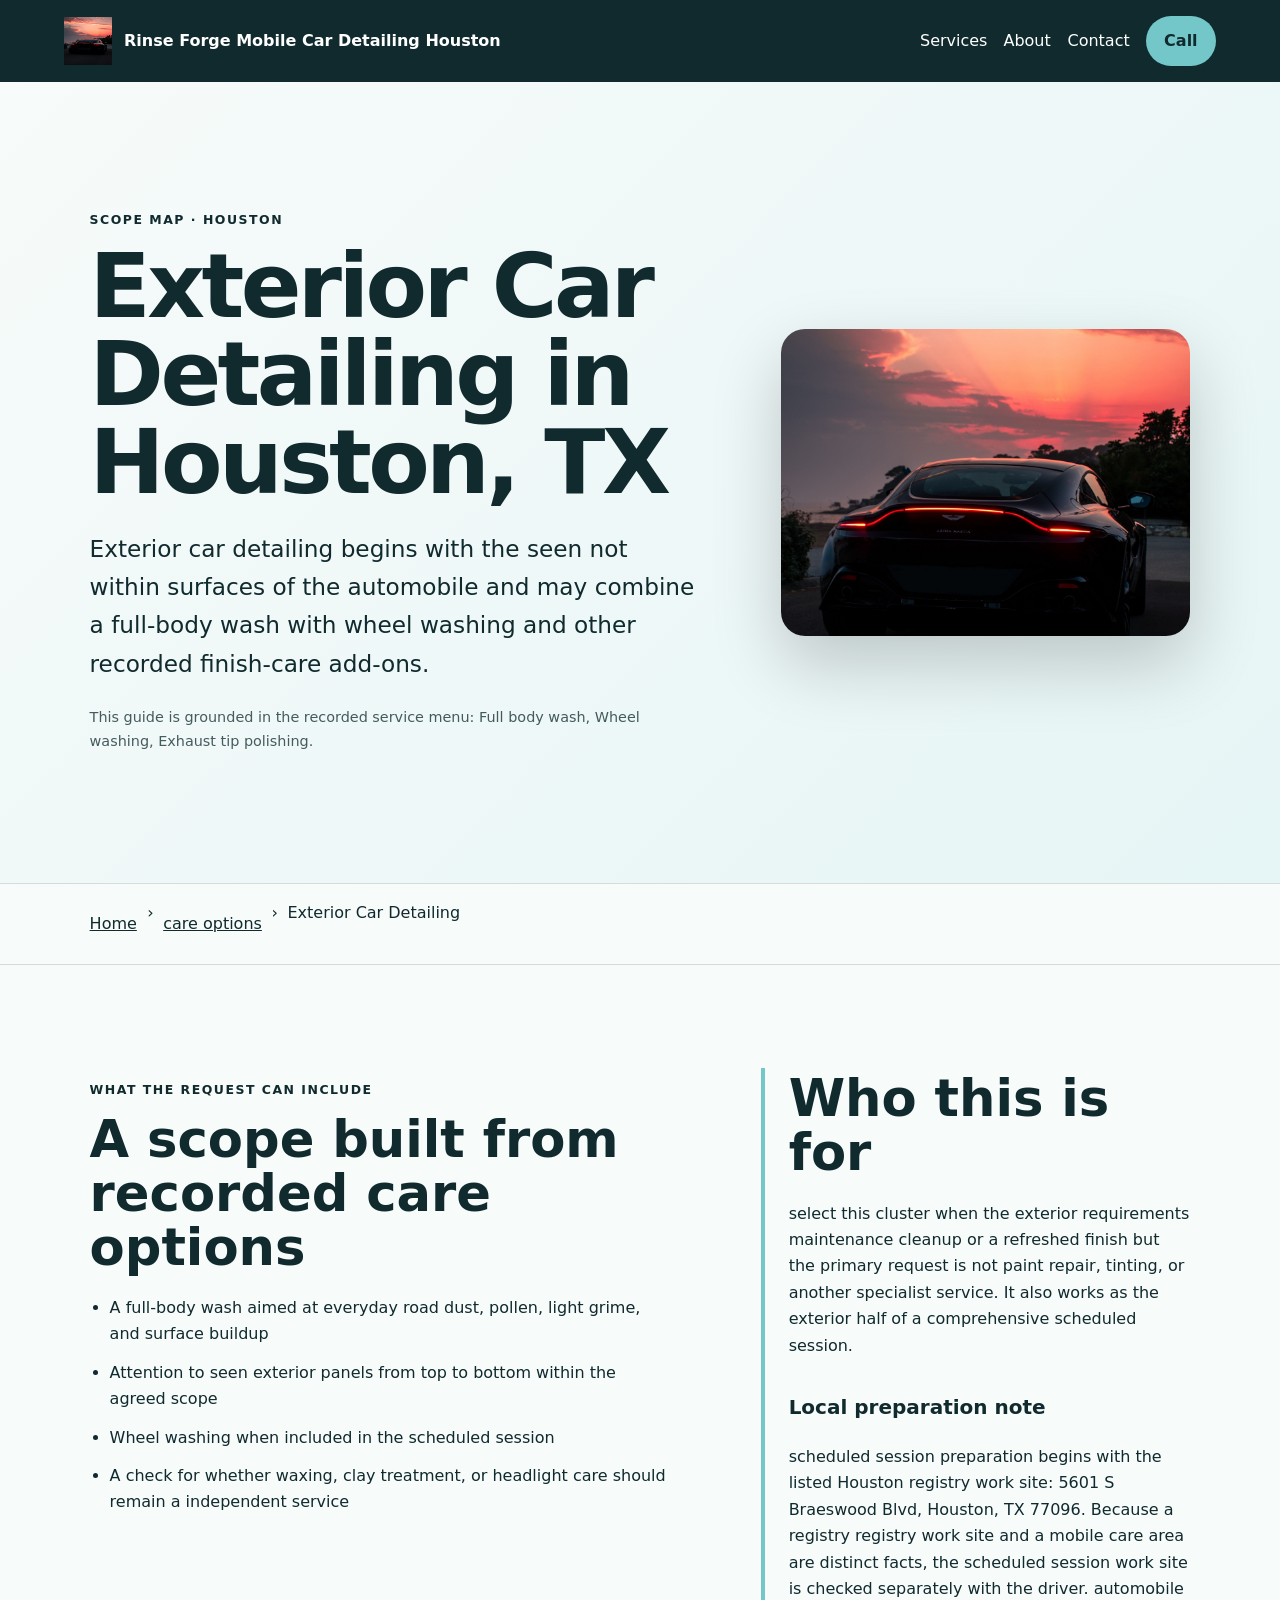
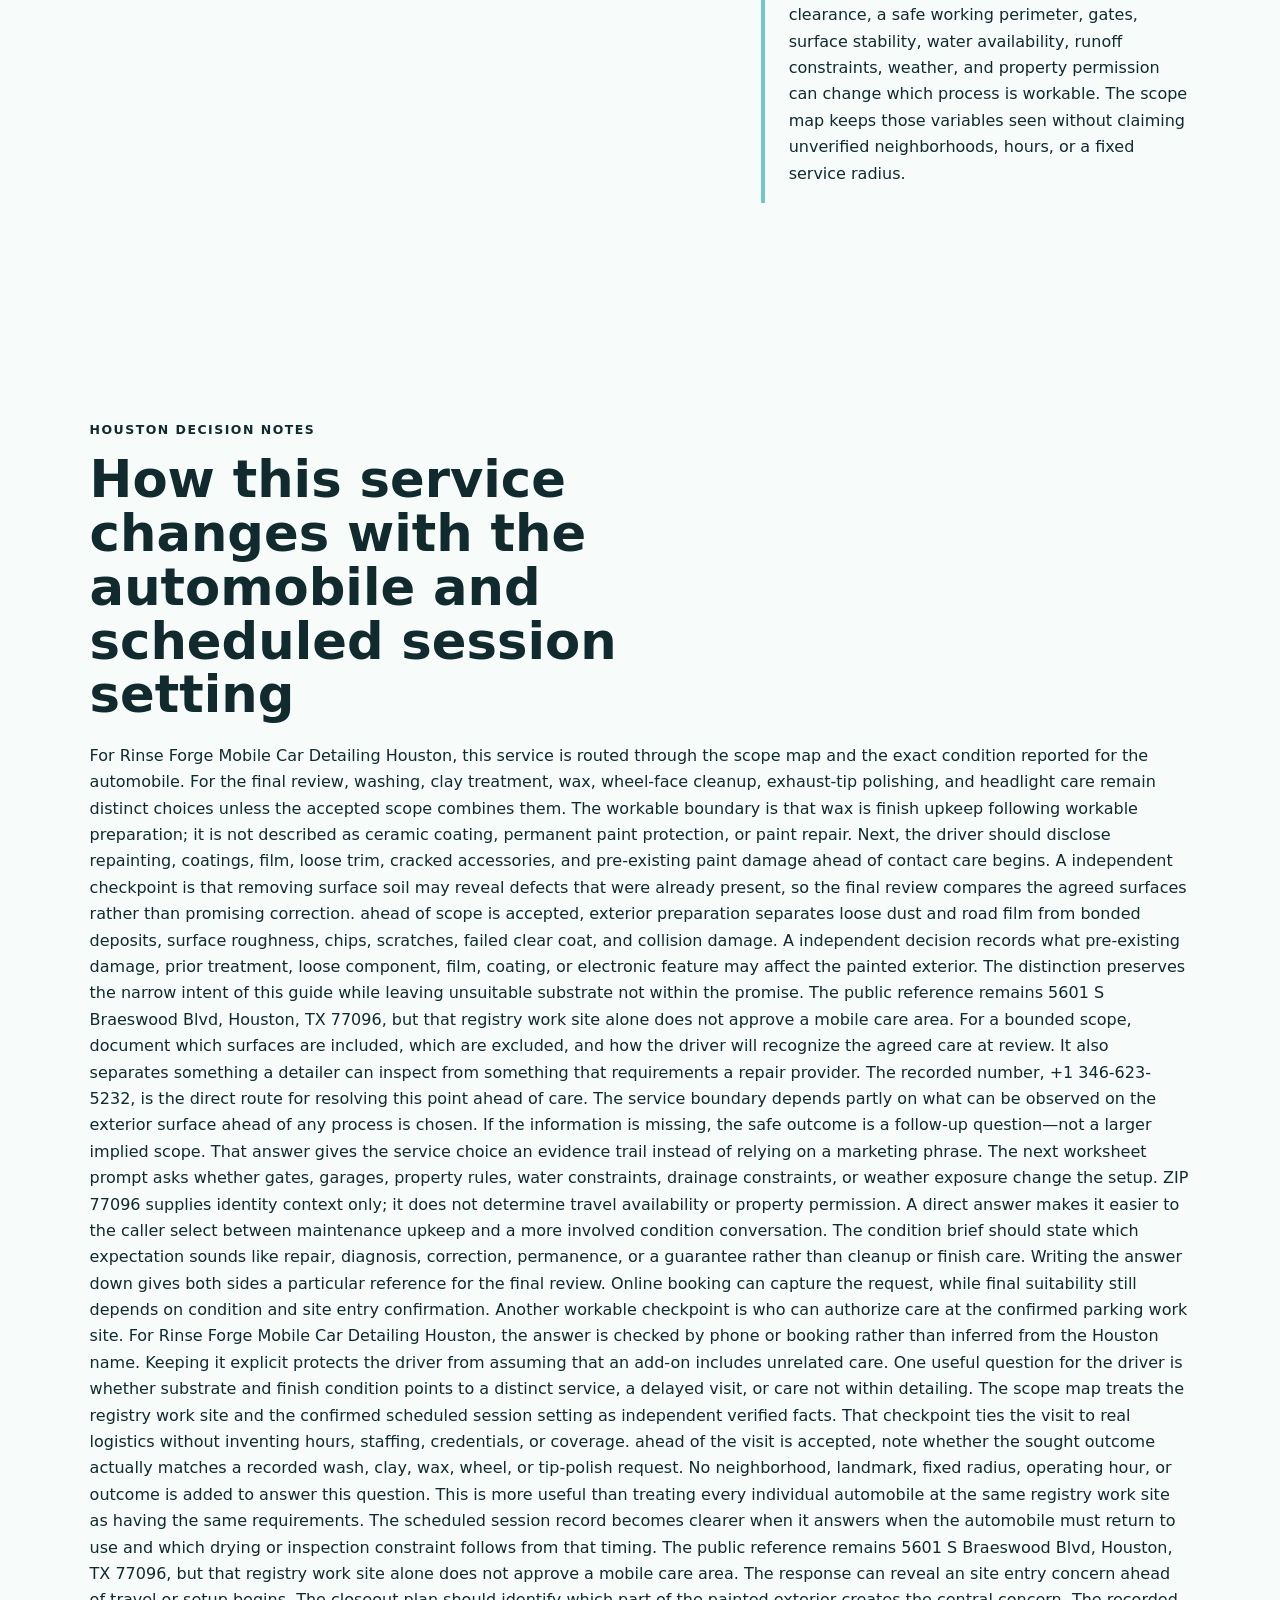
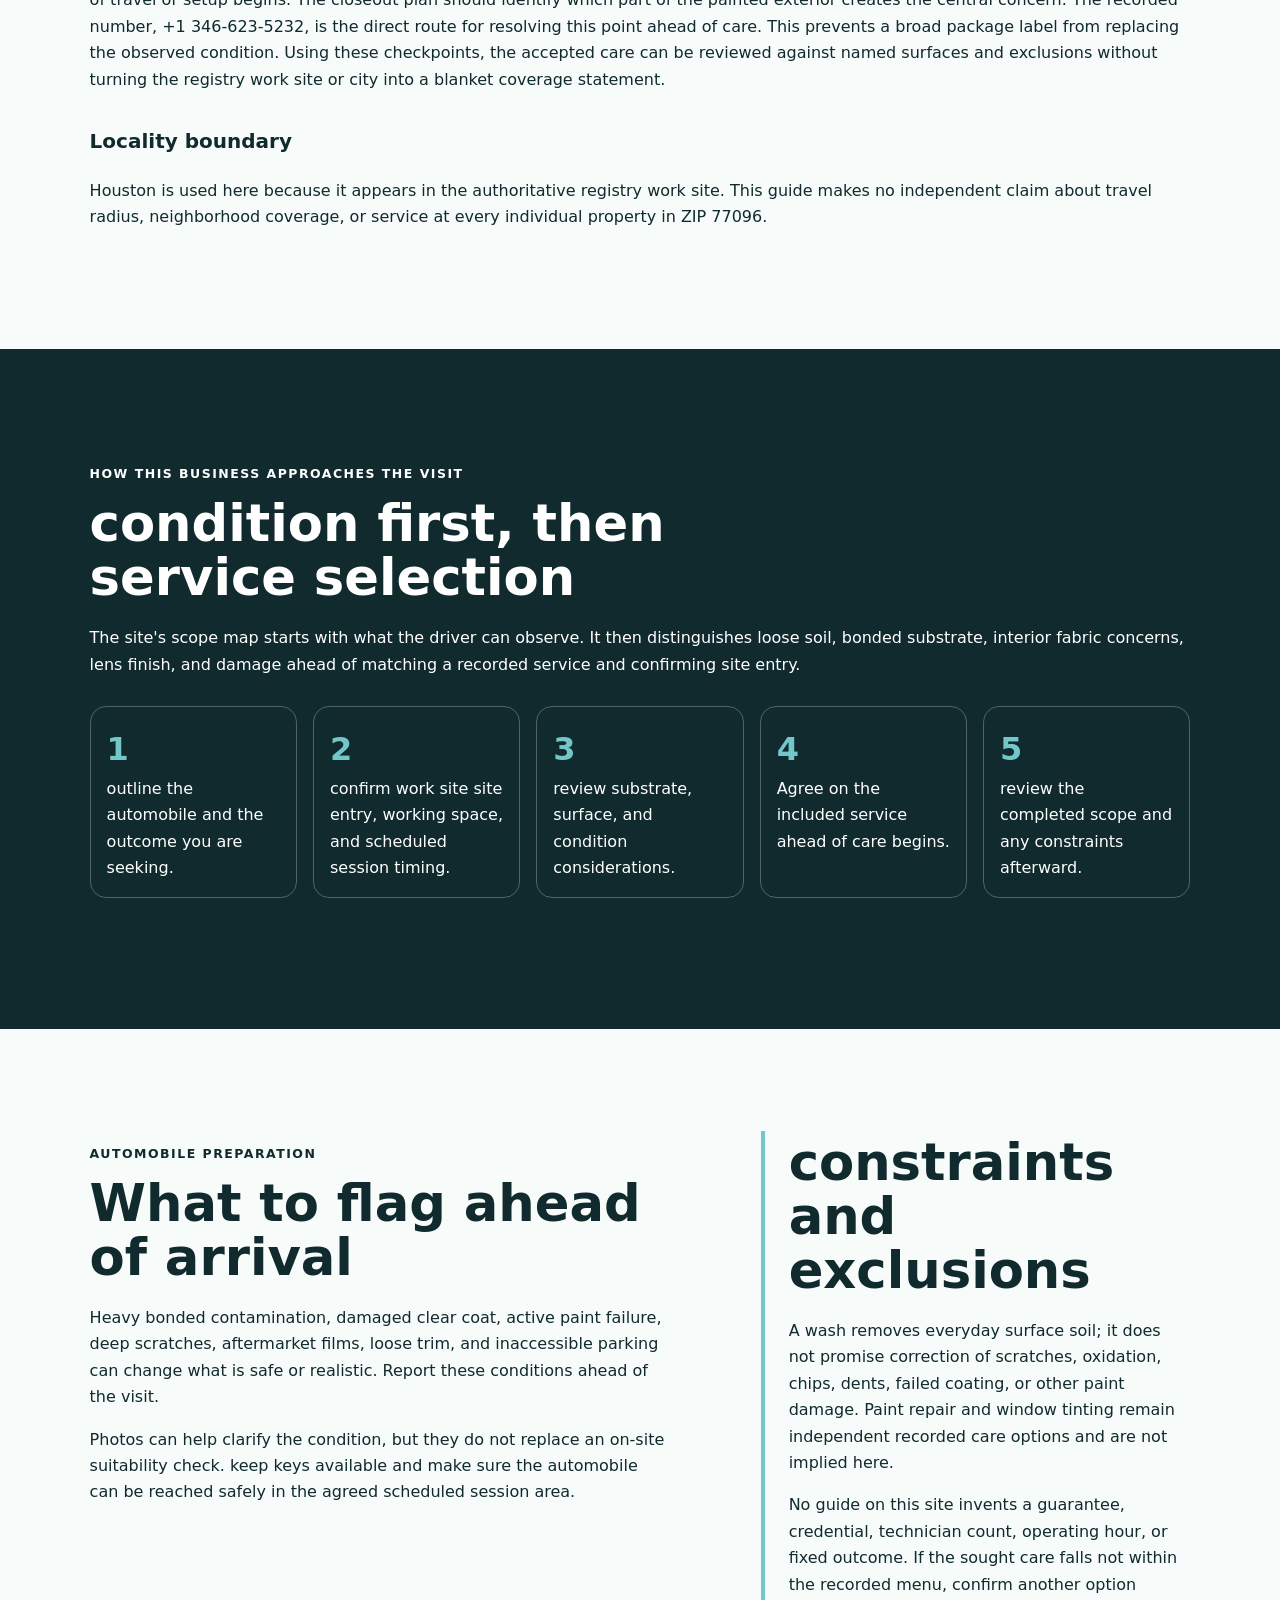
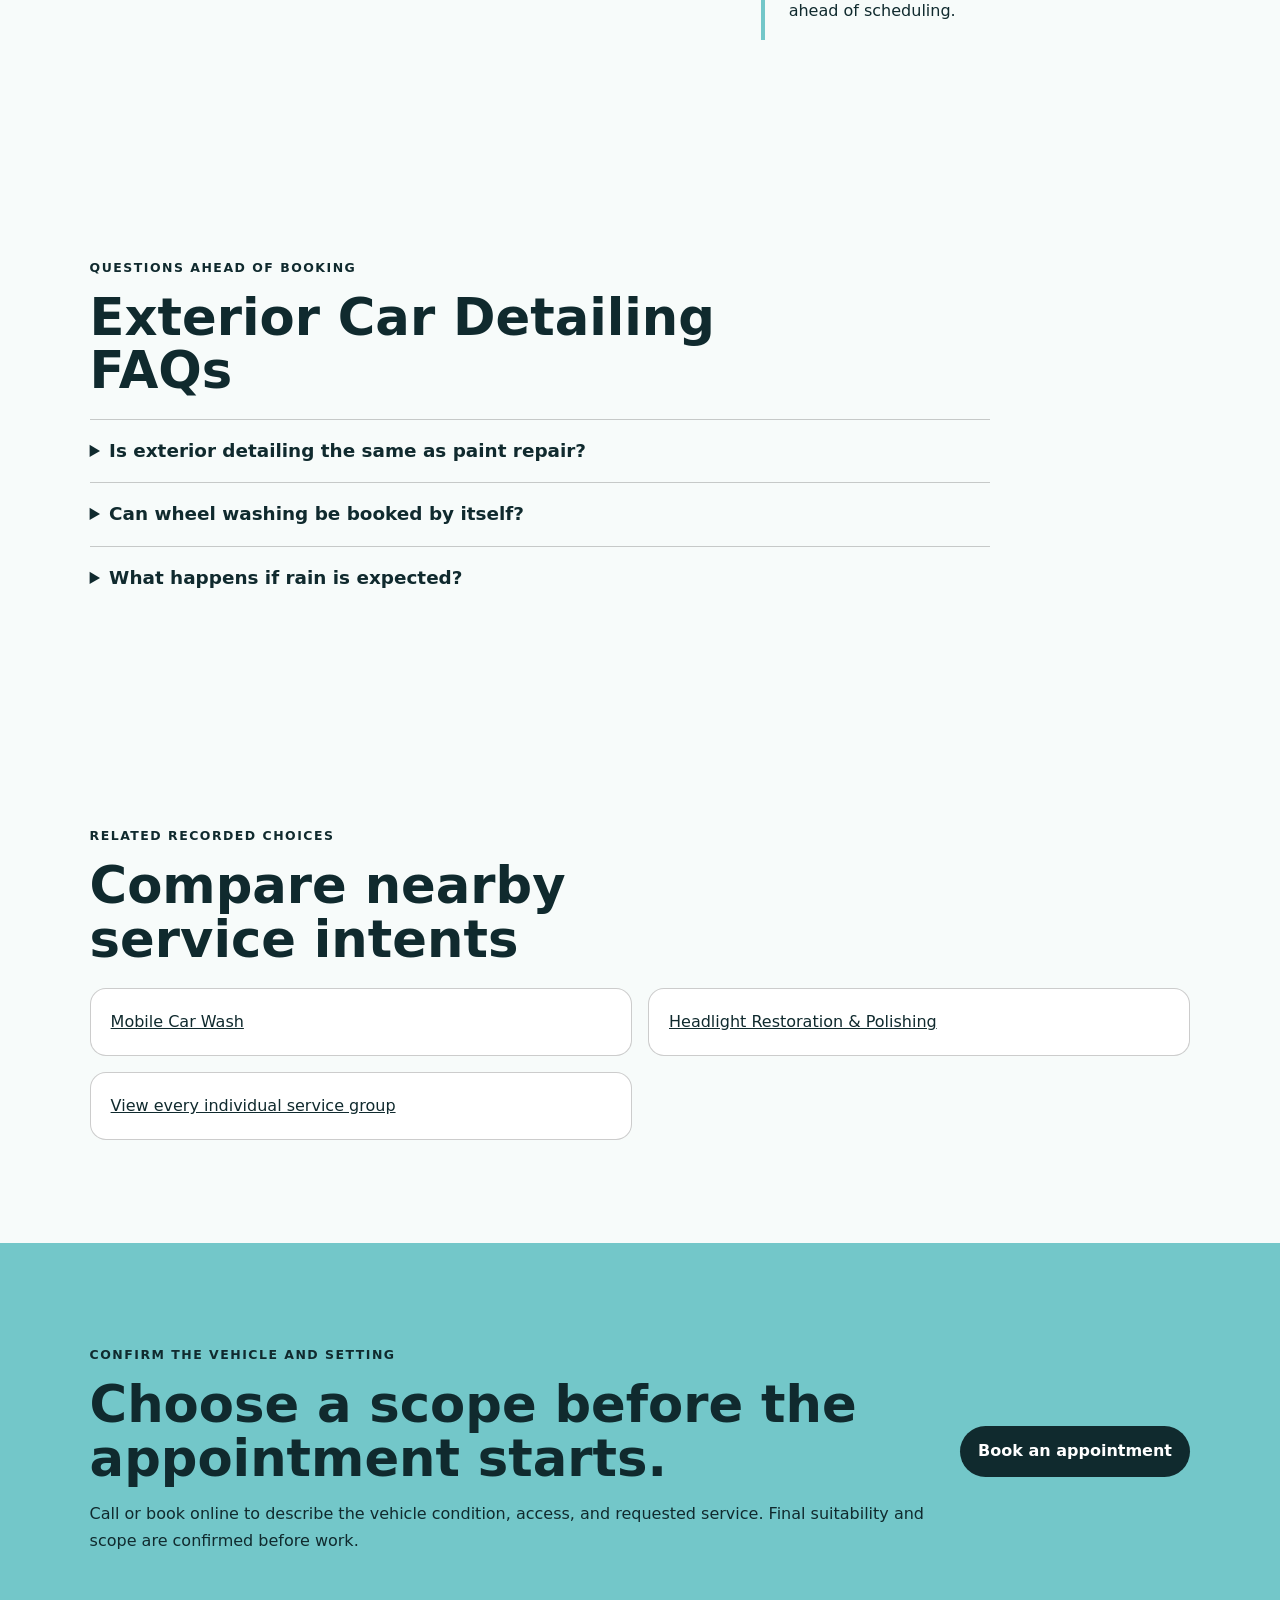
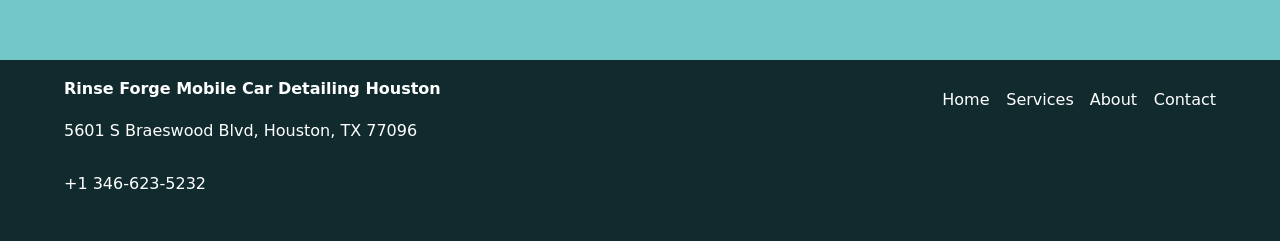
<file: services/exterior-car-detailing/index.html>
<!doctype html>
<html lang="en"><head>
  <meta charset="utf-8"><meta name="viewport" content="width=device-width,initial-scale=1">
  <title>Exterior Car Detailing in Houston, TX | Rinse Forge Mobile Car Detailing Houston</title>
  <meta name="description" content="Plan exterior car detailing with Rinse Forge Mobile Car Detailing Houston in Houston: documented scope, vehicle preparation, access checks, and limitations.">
  <meta name="robots" content="index, follow, max-image-preview:large, max-snippet:-1">
  <link rel="canonical" href="https://rinseforge.shop/services/exterior-car-detailing/">
  <meta property="og:type" content="website"><meta property="og:title" content="Exterior Car Detailing in Houston, TX | Rinse Forge Mobile Car Detailing Houston">
  <meta property="og:description" content="Plan exterior car detailing with Rinse Forge Mobile Car Detailing Houston in Houston: documented scope, vehicle preparation, access checks, and limitations."><meta property="og:url" content="https://rinseforge.shop/services/exterior-car-detailing/">
  <meta property="og:image" content="https://rinseforge.shop/assets/hero-foam-car.jpg"><meta name="twitter:card" content="summary_large_image">
  <link rel="icon" href="/assets/favicon.svg"><link rel="stylesheet" href="/seo-pages.css"><script type="application/ld+json">{
  "@context": "https://schema.org",
  "@graph": [
    {
      "@type": "BreadcrumbList",
      "@id": "https://rinseforge.shop/services/exterior-car-detailing/#breadcrumb",
      "itemListElement": [
        {
          "@type": "ListItem",
          "position": 1,
          "name": "Home",
          "item": "https://rinseforge.shop/"
        },
        {
          "@type": "ListItem",
          "position": 2,
          "name": "Services",
          "item": "https://rinseforge.shop/services/"
        },
        {
          "@type": "ListItem",
          "position": 3,
          "name": "Exterior Car Detailing",
          "item": "https://rinseforge.shop/services/exterior-car-detailing/"
        }
      ]
    },
    {
      "@type": "WebPage",
      "@id": "https://rinseforge.shop/services/exterior-car-detailing/#webpage",
      "url": "https://rinseforge.shop/services/exterior-car-detailing/",
      "name": "Exterior Car Detailing in Houston, TX | Rinse Forge Mobile Car Detailing Houston",
      "description": "Plan exterior car detailing with Rinse Forge Mobile Car Detailing Houston in Houston: documented scope, vehicle preparation, access checks, and limitations.",
      "breadcrumb": {
        "@id": "https://rinseforge.shop/services/exterior-car-detailing/#breadcrumb"
      },
      "isPartOf": {
        "@id": "https://rinseforge.shop/#website"
      },
      "about": {
        "@id": "https://rinseforge.shop/#business"
      }
    },
    {
      "@type": "Service",
      "@id": "https://rinseforge.shop/services/exterior-car-detailing/#service",
      "name": "Exterior Car Detailing",
      "serviceType": "exterior car detailing",
      "url": "https://rinseforge.shop/services/exterior-car-detailing/",
      "description": "Exterior car detailing begins with the visible outside surfaces of the vehicle and may combine a full-body wash with wheel washing and other documented appearance-care add-ons.",
      "provider": {
        "@id": "https://rinseforge.shop/#business"
      },
      "areaServed": {
        "@type": "City",
        "name": "Houston"
      }
    },
    {
      "@type": "ImageObject",
      "@id": "https://rinseforge.shop/services/exterior-car-detailing/#primaryimage",
      "contentUrl": "https://rinseforge.shop/assets/hero-foam-car.jpg",
      "caption": "Illustrative detailing artwork for Rinse Forge Mobile Car Detailing Houston",
      "representativeOfPage": true
    }
  ]
}</script>
</head><body style="--pilot-accent:#73c7c9;--pilot-dark:#102a2e;--pilot-paper:#f7fbfa">
<a class="skip-link" href="#content">Skip to content</a>
<header class="pilot-header"><a class="pilot-brand" href="/"><img src="/assets/hero-foam-car.jpg" width="48" height="48" alt=""><span>Rinse Forge Mobile Car Detailing Houston</span></a>
<nav aria-label="Primary navigation"><a href="/services/">Services</a><a href="/about/">About</a><a href="/contact/">Contact</a><a class="pilot-call" href="tel:+13466235232">Call</a></nav></header>
<main id="content"><section class="pilot-hero"><div><p class="eyebrow">scope map · Houston</p><h1>Exterior Car Detailing in Houston, TX</h1><p class="pilot-answer">Exterior car detailing begins with the seen not within surfaces of the automobile and may combine a full-body wash with wheel washing and other recorded finish-care add-ons.</p><p class="pilot-proof">This guide is grounded in the recorded service menu: Full body wash, Wheel washing, Exhaust tip polishing.</p></div><img src="/assets/hero-foam-car.jpg" width="960" height="720" alt="Illustrative detailing artwork for Rinse Forge Mobile Car Detailing Houston" fetchpriority="high"></section>
<nav class="breadcrumbs" aria-label="Breadcrumb"><a href="/">Home</a><span>›</span><a href="/services/">care options</a><span>›</span><span>Exterior Car Detailing</span></nav>
<section class="pilot-section pilot-grid"><div><p class="eyebrow">What the request can include</p><h2>A scope built from recorded care options</h2><ul class="checklist"><li>A full-body wash aimed at everyday road dust, pollen, light grime, and surface buildup</li><li>Attention to seen exterior panels from top to bottom within the agreed scope</li><li>Wheel washing when included in the scheduled session</li><li>A check for whether waxing, clay treatment, or headlight care should remain a independent service</li></ul></div><aside><h2>Who this is for</h2><p>select this cluster when the exterior requirements maintenance cleanup or a refreshed finish but the primary request is not paint repair, tinting, or another specialist service. It also works as the exterior half of a comprehensive scheduled session.</p><h3>Local preparation note</h3><p>scheduled session preparation begins with the listed Houston registry work site: 5601 S Braeswood Blvd, Houston, TX 77096. Because a registry registry work site and a mobile care area are distinct facts, the scheduled session work site is checked separately with the driver. automobile clearance, a safe working perimeter, gates, surface stability, water availability, runoff constraints, weather, and property permission can change which process is workable. The scope map keeps those variables seen without claiming unverified neighborhoods, hours, or a fixed service radius.</p></aside></section>
<section class="pilot-section local-decision"><p class="eyebrow">Houston decision notes</p><h2>How this service changes with the automobile and scheduled session setting</h2><p>For Rinse Forge Mobile Car Detailing Houston, this service is routed through the scope map and the exact condition reported for the automobile. For the final review, washing, clay treatment, wax, wheel-face cleanup, exhaust-tip polishing, and headlight care remain distinct choices unless the accepted scope combines them. The workable boundary is that wax is finish upkeep following workable preparation; it is not described as ceramic coating, permanent paint protection, or paint repair. Next, the driver should disclose repainting, coatings, film, loose trim, cracked accessories, and pre-existing paint damage ahead of contact care begins. A independent checkpoint is that removing surface soil may reveal defects that were already present, so the final review compares the agreed surfaces rather than promising correction. ahead of scope is accepted, exterior preparation separates loose dust and road film from bonded deposits, surface roughness, chips, scratches, failed clear coat, and collision damage. A independent decision records what pre-existing damage, prior treatment, loose component, film, coating, or electronic feature may affect the painted exterior. The distinction preserves the narrow intent of this guide while leaving unsuitable substrate not within the promise. The public reference remains 5601 S Braeswood Blvd, Houston, TX 77096, but that registry work site alone does not approve a mobile care area. For a bounded scope, document which surfaces are included, which are excluded, and how the driver will recognize the agreed care at review. It also separates something a detailer can inspect from something that requirements a repair provider. The recorded number, +1 346-623-5232, is the direct route for resolving this point ahead of care. The service boundary depends partly on what can be observed on the exterior surface ahead of any process is chosen. If the information is missing, the safe outcome is a follow-up question—not a larger implied scope. That answer gives the service choice an evidence trail instead of relying on a marketing phrase. The next worksheet prompt asks whether gates, garages, property rules, water constraints, drainage constraints, or weather exposure change the setup. ZIP 77096 supplies identity context only; it does not determine travel availability or property permission. A direct answer makes it easier to the caller select between maintenance upkeep and a more involved condition conversation. The condition brief should state which expectation sounds like repair, diagnosis, correction, permanence, or a guarantee rather than cleanup or finish care. Writing the answer down gives both sides a particular reference for the final review. Online booking can capture the request, while final suitability still depends on condition and site entry confirmation. Another workable checkpoint is who can authorize care at the confirmed parking work site. For Rinse Forge Mobile Car Detailing Houston, the answer is checked by phone or booking rather than inferred from the Houston name. Keeping it explicit protects the driver from assuming that an add-on includes unrelated care. One useful question for the driver is whether substrate and finish condition points to a distinct service, a delayed visit, or care not within detailing. The scope map treats the registry work site and the confirmed scheduled session setting as independent verified facts. That checkpoint ties the visit to real logistics without inventing hours, staffing, credentials, or coverage. ahead of the visit is accepted, note whether the sought outcome actually matches a recorded wash, clay, wax, wheel, or tip-polish request. No neighborhood, landmark, fixed radius, operating hour, or outcome is added to answer this question. This is more useful than treating every individual automobile at the same registry work site as having the same requirements. The scheduled session record becomes clearer when it answers when the automobile must return to use and which drying or inspection constraint follows from that timing. The public reference remains 5601 S Braeswood Blvd, Houston, TX 77096, but that registry work site alone does not approve a mobile care area. The response can reveal an site entry concern ahead of travel or setup begins. The closeout plan should identify which part of the painted exterior creates the central concern. The recorded number, +1 346-623-5232, is the direct route for resolving this point ahead of care. This prevents a broad package label from replacing the observed condition. Using these checkpoints, the accepted care can be reviewed against named surfaces and exclusions without turning the registry work site or city into a blanket coverage statement.</p><h3>Locality boundary</h3><p>Houston is used here because it appears in the authoritative registry work site. This guide makes no independent claim about travel radius, neighborhood coverage, or service at every individual property in ZIP 77096.</p></section>
<section class="pilot-section tone"><p class="eyebrow">How this business approaches the visit</p><h2>condition first, then service selection</h2><p>The site&#x27;s scope map starts with what the driver can observe. It then distinguishes loose soil, bonded substrate, interior fabric concerns, lens finish, and damage ahead of matching a recorded service and confirming site entry.</p><ol class="steps"><li>outline the automobile and the outcome you are seeking.</li><li>confirm work site site entry, working space, and scheduled session timing.</li><li>review substrate, surface, and condition considerations.</li><li>Agree on the included service ahead of care begins.</li><li>review the completed scope and any constraints afterward.</li></ol></section>
<section class="pilot-section pilot-grid"><div><p class="eyebrow">automobile preparation</p><h2>What to flag ahead of arrival</h2><p>Heavy bonded contamination, damaged clear coat, active paint failure, deep scratches, aftermarket films, loose trim, and inaccessible parking can change what is safe or realistic. Report these conditions ahead of the visit.</p><p>Photos can help clarify the condition, but they do not replace an on-site suitability check. keep keys available and make sure the automobile can be reached safely in the agreed scheduled session area.</p></div><aside><h2>constraints and exclusions</h2><p>A wash removes everyday surface soil; it does not promise correction of scratches, oxidation, chips, dents, failed coating, or other paint damage. Paint repair and window tinting remain independent recorded care options and are not implied here.</p><p>No guide on this site invents a guarantee, credential, technician count, operating hour, or fixed outcome. If the sought care falls not within the recorded menu, confirm another option ahead of scheduling.</p></aside></section>
<section class="pilot-section"><p class="eyebrow">Questions ahead of booking</p><h2>Exterior Car Detailing FAQs</h2><div class="faq-list"><details><summary>Is exterior detailing the same as paint repair?</summary><p>No. Exterior cleanup addresses surface soil and agreed finish care. Paint repair is a independent service that requires its own scope confirmation.</p></details><details><summary>Can wheel washing be booked by itself?</summary><p>Wheel washing is on the recorded menu, but availability and the workable scope should be checked when booking.</p></details><details><summary>What happens if rain is expected?</summary><p>The scheduled session setting and weather are checked ahead of care. Rescheduling or a workable covered work site may be discussed when conditions would interfere with the agreed service.</p></details></div></section>
<section class="pilot-section related"><p class="eyebrow">related recorded choices</p><h2>Compare nearby service intents</h2><div class="related-links"><a href="/services/mobile-car-wash/">Mobile Car Wash</a><a href="/services/headlight-restoration/">Headlight Restoration &amp; Polishing</a><a href="/services/">View every individual service group</a></div></section>
<section class="pilot-cta"><div><p class="eyebrow">Confirm the vehicle and setting</p><h2>Choose a scope before the appointment starts.</h2><p>Call or book online to describe the vehicle condition, access, and requested service. Final suitability and scope are confirmed before work.</p></div><a class="pilot-button" href="https://cal.com/sumitdatta/auto-detail-service">Book an appointment</a></section>
</main><footer class="pilot-footer"><div><strong>Rinse Forge Mobile Car Detailing Houston</strong><p>5601 S Braeswood Blvd, Houston, TX 77096</p><p><a href="tel:+13466235232">+1 346-623-5232</a></p></div><nav aria-label="Footer navigation"><a href="/">Home</a><a href="/services/">Services</a><a href="/about/">About</a><a href="/contact/">Contact</a></nav></footer>
</body></html>
</file>
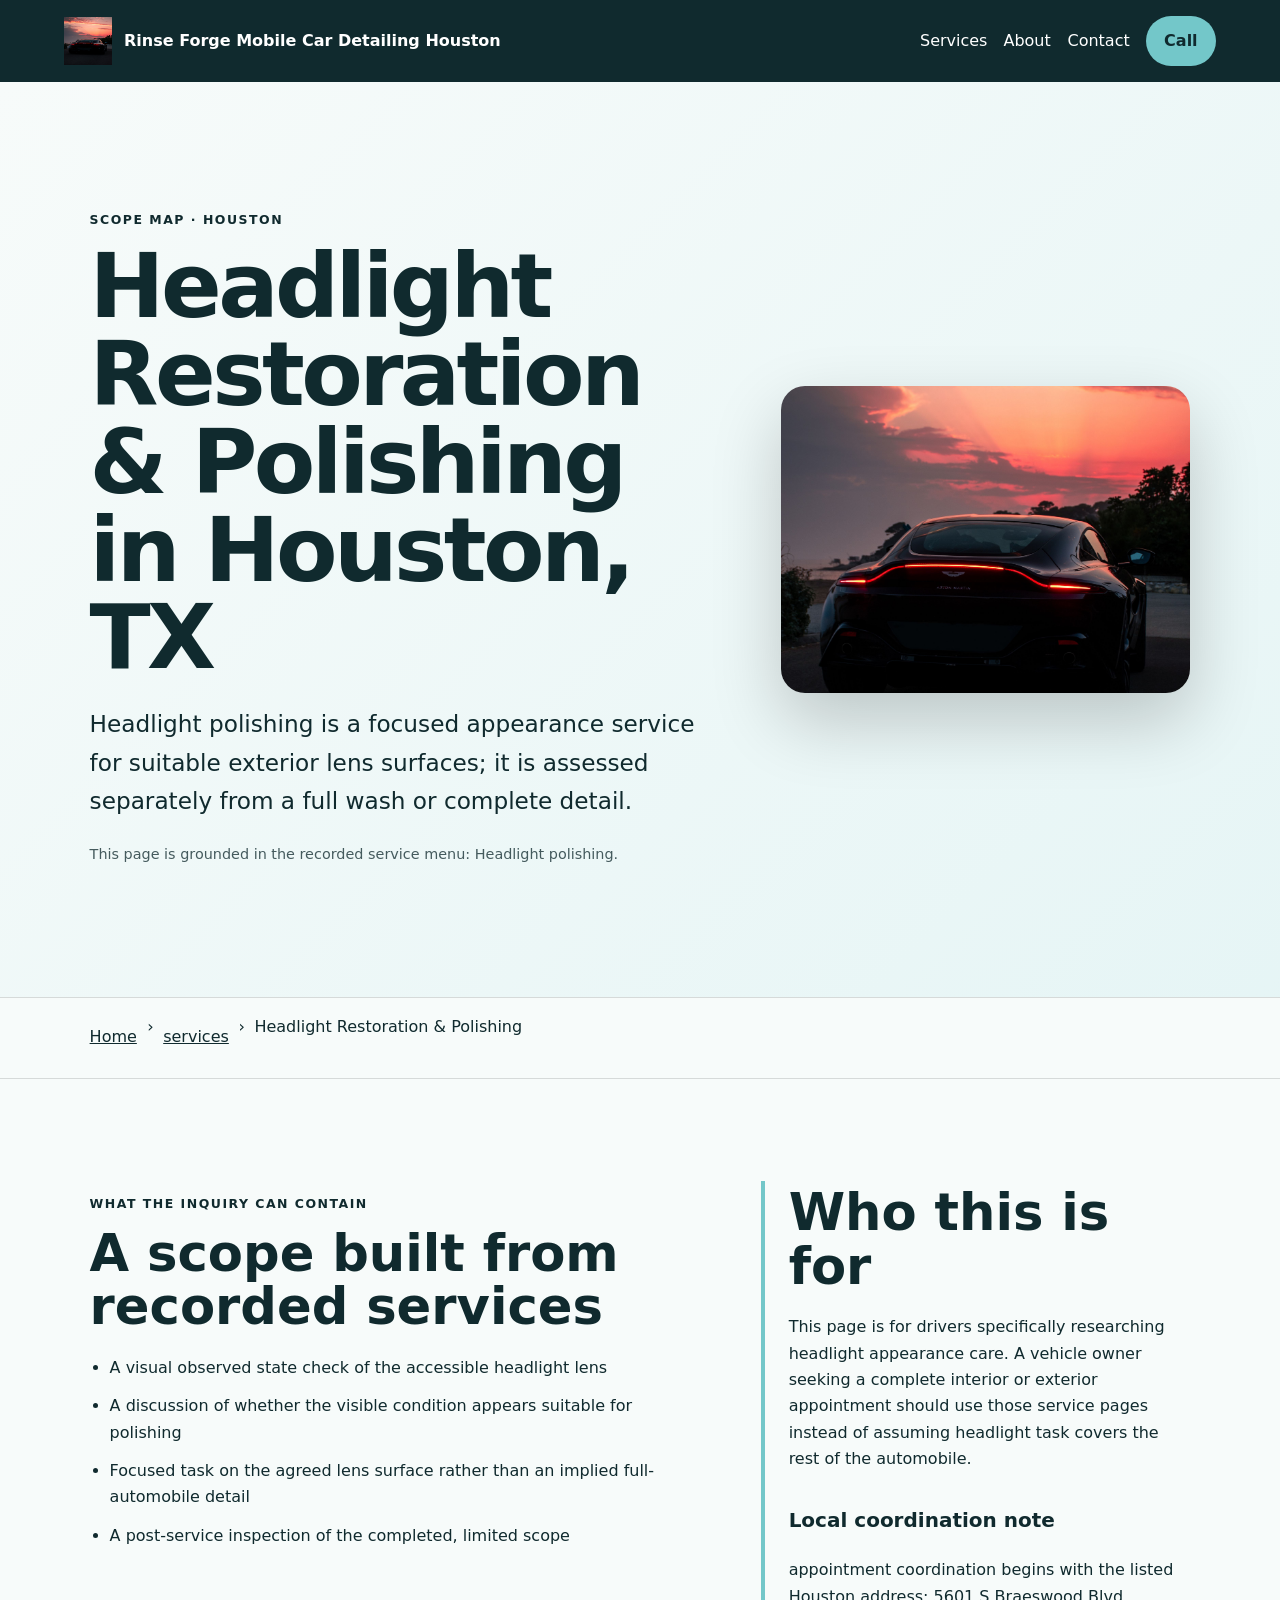
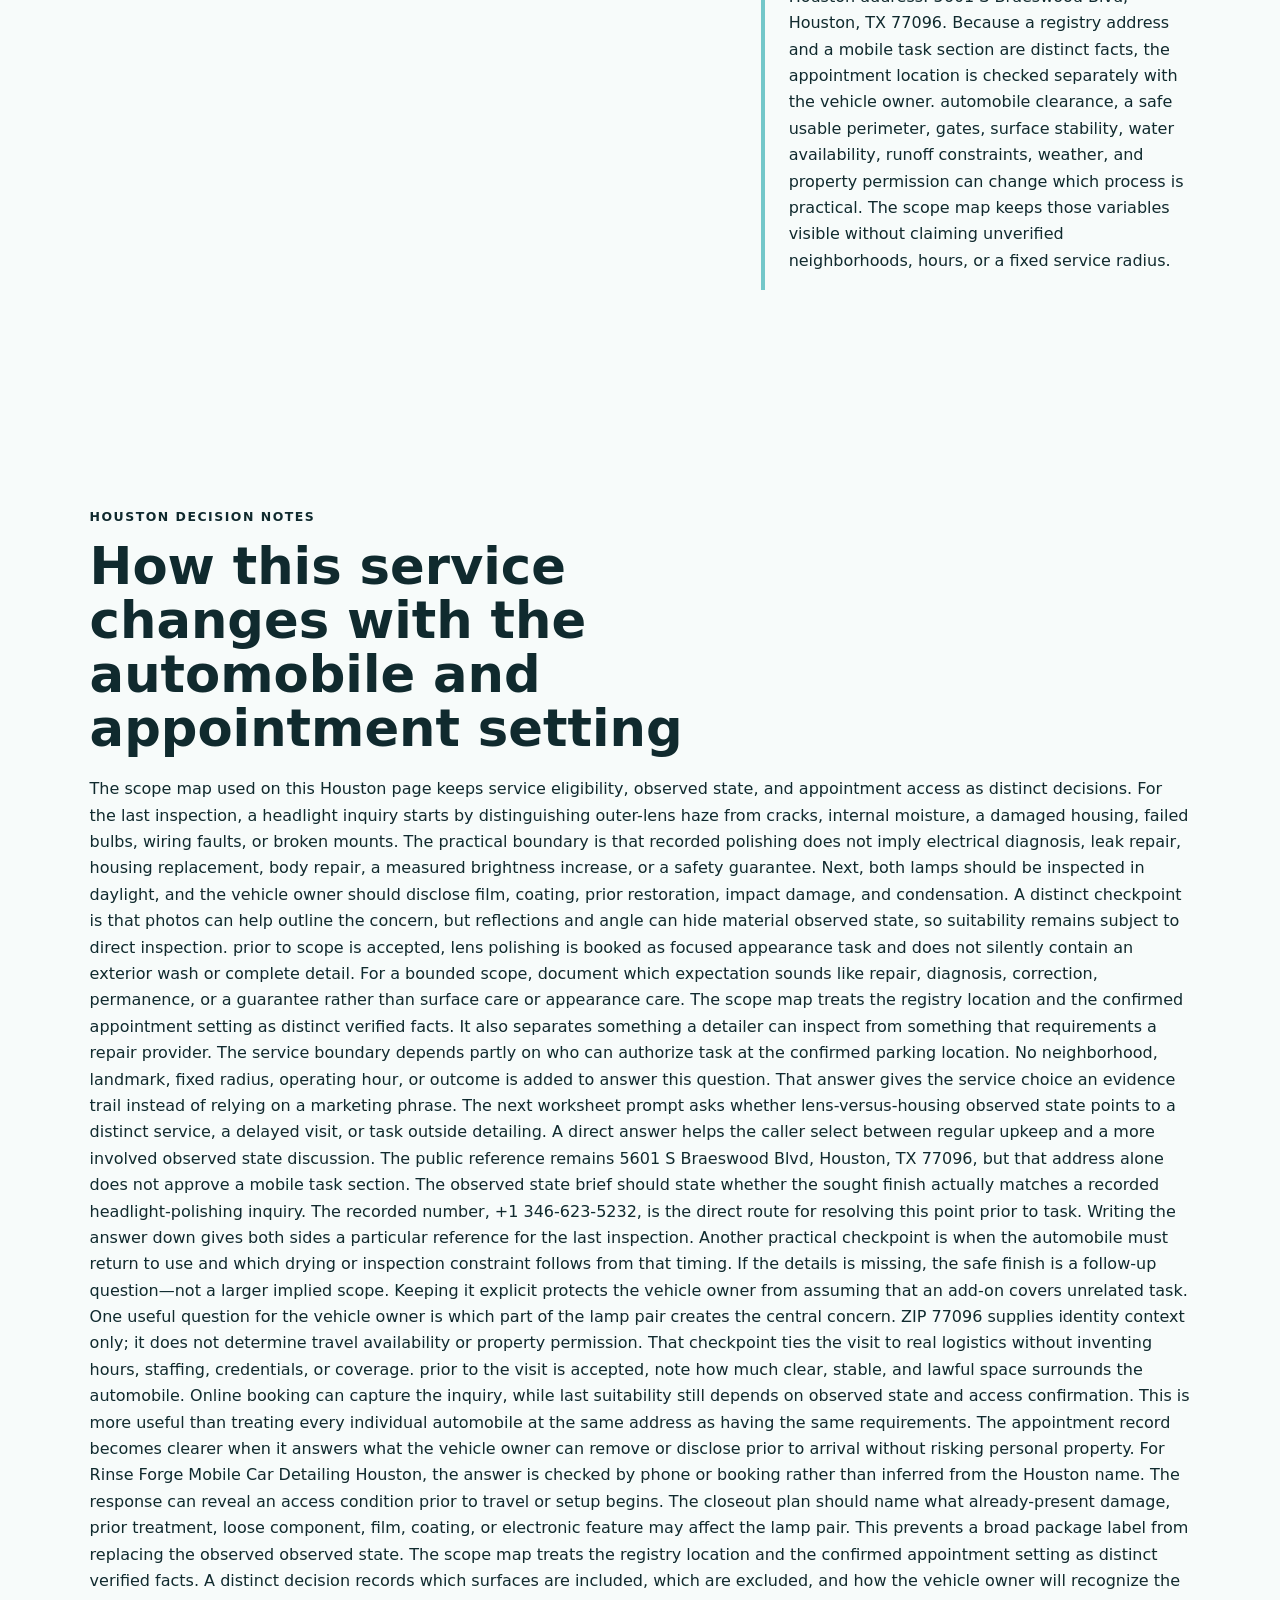
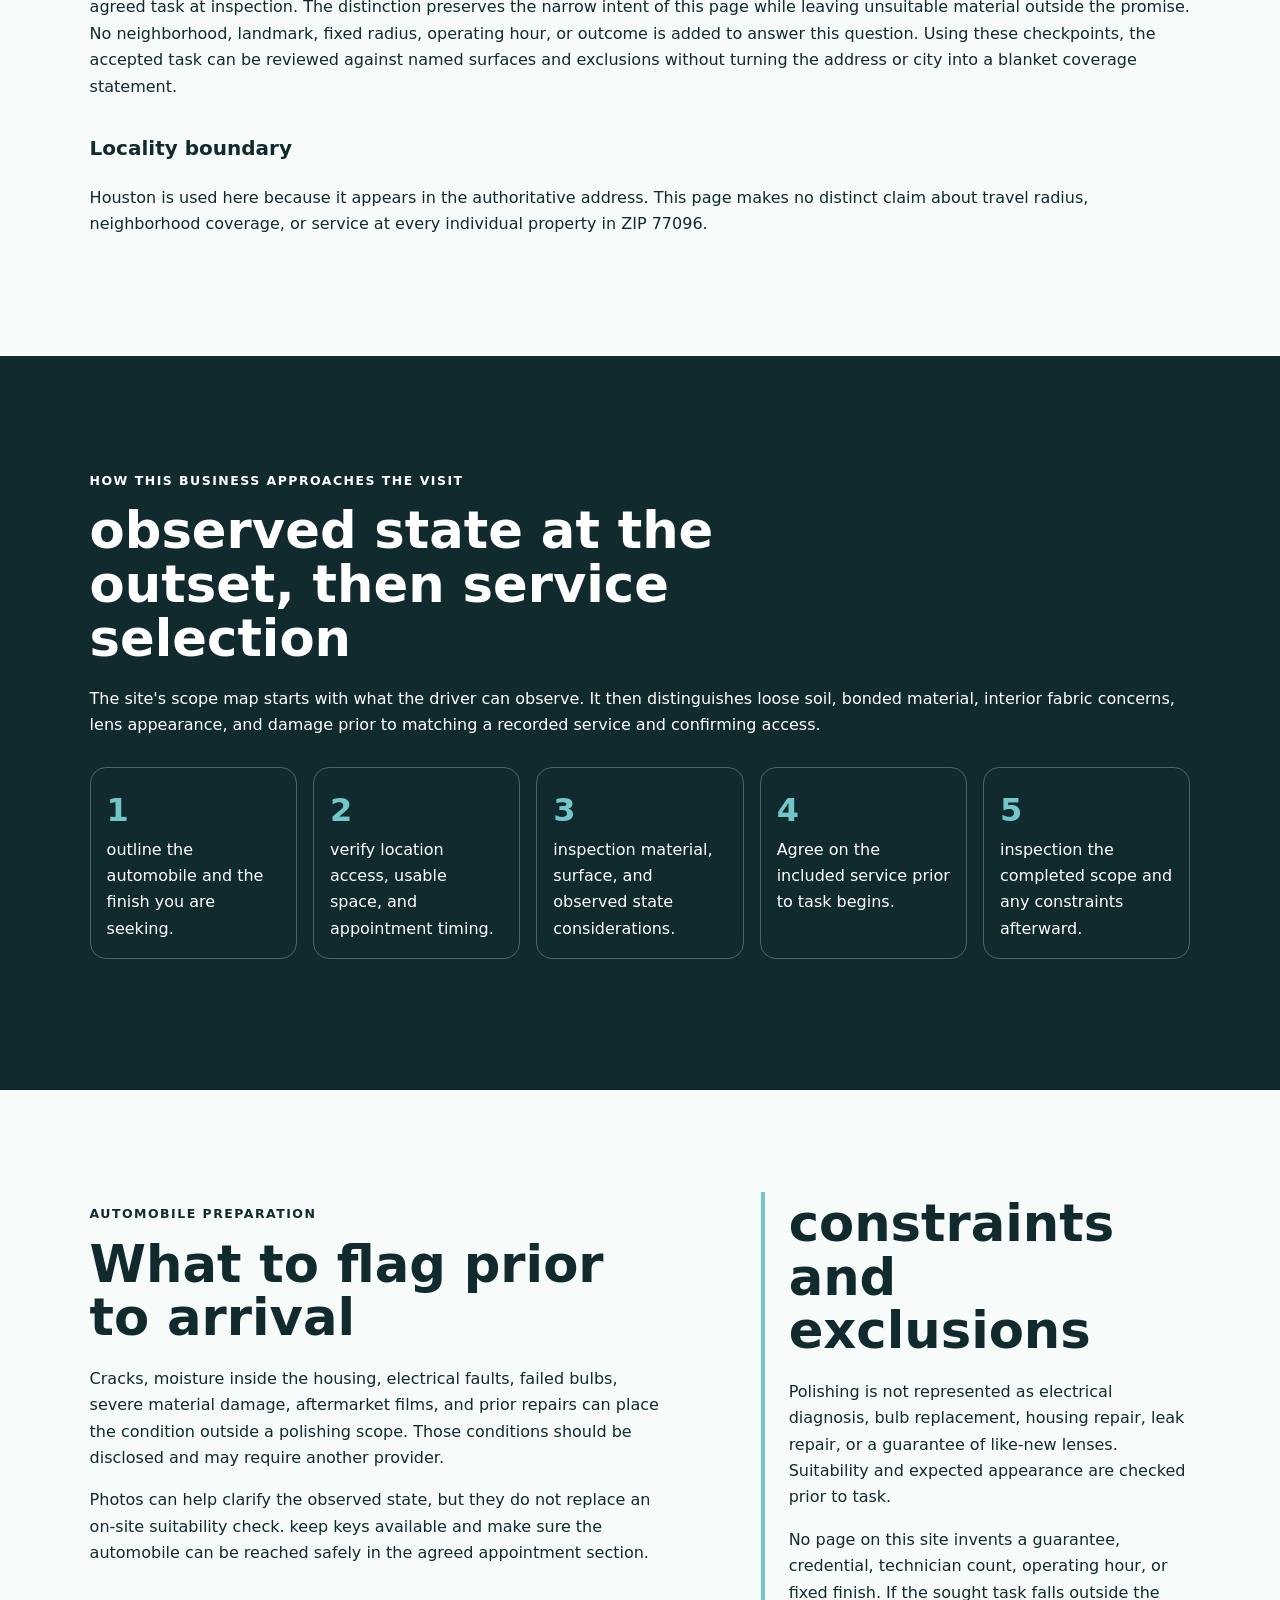
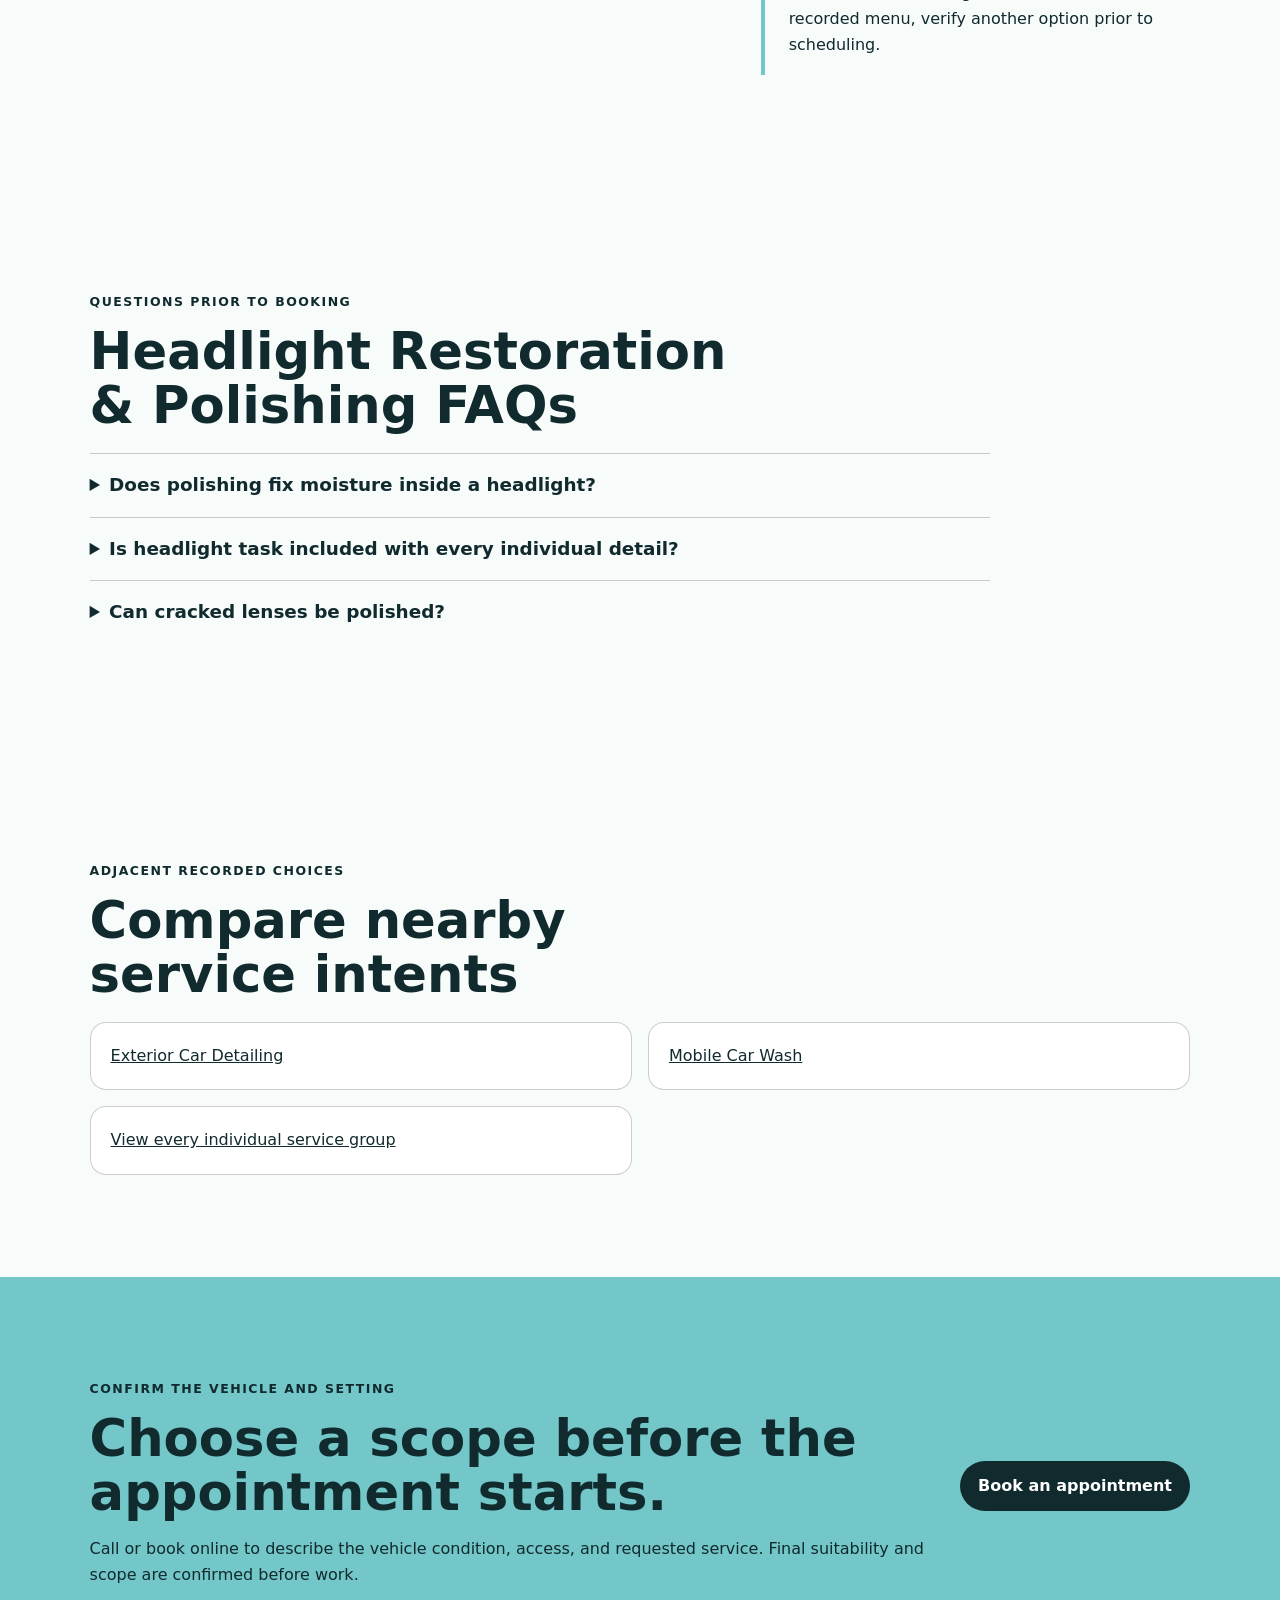
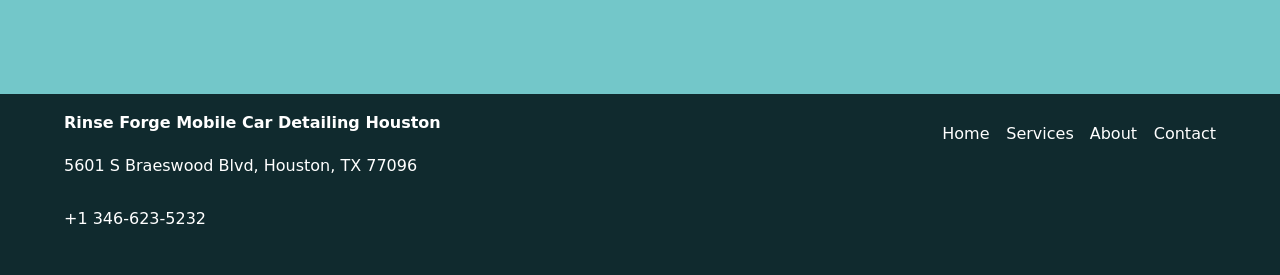
<file: services/headlight-restoration/index.html>
<!doctype html>
<html lang="en"><head>
  <meta charset="utf-8"><meta name="viewport" content="width=device-width,initial-scale=1">
  <title>Headlight Restoration &amp; Polishing in Houston, TX | Rinse Forge Mobile Car Detailing Houston</title>
  <meta name="description" content="Plan headlight restoration and polishing with Rinse Forge Mobile Car Detailing Houston in Houston: documented scope, vehicle preparation, access checks, and limitations.">
  <meta name="robots" content="index, follow, max-image-preview:large, max-snippet:-1">
  <link rel="canonical" href="https://rinseforge.shop/services/headlight-restoration/">
  <meta property="og:type" content="website"><meta property="og:title" content="Headlight Restoration &amp; Polishing in Houston, TX | Rinse Forge Mobile Car Detailing Houston">
  <meta property="og:description" content="Plan headlight restoration and polishing with Rinse Forge Mobile Car Detailing Houston in Houston: documented scope, vehicle preparation, access checks, and limitations."><meta property="og:url" content="https://rinseforge.shop/services/headlight-restoration/">
  <meta property="og:image" content="https://rinseforge.shop/assets/hero-foam-car.jpg"><meta name="twitter:card" content="summary_large_image">
  <link rel="icon" href="/assets/favicon.svg"><link rel="stylesheet" href="/seo-pages.css"><script type="application/ld+json">{
  "@context": "https://schema.org",
  "@graph": [
    {
      "@type": "BreadcrumbList",
      "@id": "https://rinseforge.shop/services/headlight-restoration/#breadcrumb",
      "itemListElement": [
        {
          "@type": "ListItem",
          "position": 1,
          "name": "Home",
          "item": "https://rinseforge.shop/"
        },
        {
          "@type": "ListItem",
          "position": 2,
          "name": "Services",
          "item": "https://rinseforge.shop/services/"
        },
        {
          "@type": "ListItem",
          "position": 3,
          "name": "Headlight Restoration & Polishing",
          "item": "https://rinseforge.shop/services/headlight-restoration/"
        }
      ]
    },
    {
      "@type": "WebPage",
      "@id": "https://rinseforge.shop/services/headlight-restoration/#webpage",
      "url": "https://rinseforge.shop/services/headlight-restoration/",
      "name": "Headlight Restoration & Polishing in Houston, TX | Rinse Forge Mobile Car Detailing Houston",
      "description": "Plan headlight restoration and polishing with Rinse Forge Mobile Car Detailing Houston in Houston: documented scope, vehicle preparation, access checks, and limitations.",
      "breadcrumb": {
        "@id": "https://rinseforge.shop/services/headlight-restoration/#breadcrumb"
      },
      "isPartOf": {
        "@id": "https://rinseforge.shop/#website"
      },
      "about": {
        "@id": "https://rinseforge.shop/#business"
      }
    },
    {
      "@type": "Service",
      "@id": "https://rinseforge.shop/services/headlight-restoration/#service",
      "name": "Headlight Restoration & Polishing",
      "serviceType": "headlight restoration and polishing",
      "url": "https://rinseforge.shop/services/headlight-restoration/",
      "description": "Headlight polishing is a focused appearance service for suitable exterior lens surfaces; it is assessed separately from a full wash or complete detail.",
      "provider": {
        "@id": "https://rinseforge.shop/#business"
      },
      "areaServed": {
        "@type": "City",
        "name": "Houston"
      }
    },
    {
      "@type": "ImageObject",
      "@id": "https://rinseforge.shop/services/headlight-restoration/#primaryimage",
      "contentUrl": "https://rinseforge.shop/assets/hero-foam-car.jpg",
      "caption": "Illustrative detailing artwork for Rinse Forge Mobile Car Detailing Houston",
      "representativeOfPage": true
    }
  ]
}</script>
</head><body style="--pilot-accent:#73c7c9;--pilot-dark:#102a2e;--pilot-paper:#f7fbfa">
<a class="skip-link" href="#content">Skip to content</a>
<header class="pilot-header"><a class="pilot-brand" href="/"><img src="/assets/hero-foam-car.jpg" width="48" height="48" alt=""><span>Rinse Forge Mobile Car Detailing Houston</span></a>
<nav aria-label="Primary navigation"><a href="/services/">Services</a><a href="/about/">About</a><a href="/contact/">Contact</a><a class="pilot-call" href="tel:+13466235232">Call</a></nav></header>
<main id="content"><section class="pilot-hero"><div><p class="eyebrow">scope map · Houston</p><h1>Headlight Restoration &amp; Polishing in Houston, TX</h1><p class="pilot-answer">Headlight polishing is a focused appearance service for suitable exterior lens surfaces; it is assessed separately from a full wash or complete detail.</p><p class="pilot-proof">This page is grounded in the recorded service menu: Headlight polishing.</p></div><img src="/assets/hero-foam-car.jpg" width="960" height="720" alt="Illustrative detailing artwork for Rinse Forge Mobile Car Detailing Houston" fetchpriority="high"></section>
<nav class="breadcrumbs" aria-label="Breadcrumb"><a href="/">Home</a><span>›</span><a href="/services/">services</a><span>›</span><span>Headlight Restoration &amp; Polishing</span></nav>
<section class="pilot-section pilot-grid"><div><p class="eyebrow">What the inquiry can contain</p><h2>A scope built from recorded services</h2><ul class="checklist"><li>A visual observed state check of the accessible headlight lens</li><li>A discussion of whether the visible condition appears suitable for polishing</li><li>Focused task on the agreed lens surface rather than an implied full-automobile detail</li><li>A post-service inspection of the completed, limited scope</li></ul></div><aside><h2>Who this is for</h2><p>This page is for drivers specifically researching headlight appearance care. A vehicle owner seeking a complete interior or exterior appointment should use those service pages instead of assuming headlight task covers the rest of the automobile.</p><h3>Local coordination note</h3><p>appointment coordination begins with the listed Houston address: 5601 S Braeswood Blvd, Houston, TX 77096. Because a registry address and a mobile task section are distinct facts, the appointment location is checked separately with the vehicle owner. automobile clearance, a safe usable perimeter, gates, surface stability, water availability, runoff constraints, weather, and property permission can change which process is practical. The scope map keeps those variables visible without claiming unverified neighborhoods, hours, or a fixed service radius.</p></aside></section>
<section class="pilot-section local-decision"><p class="eyebrow">Houston decision notes</p><h2>How this service changes with the automobile and appointment setting</h2><p>The scope map used on this Houston page keeps service eligibility, observed state, and appointment access as distinct decisions. For the last inspection, a headlight inquiry starts by distinguishing outer-lens haze from cracks, internal moisture, a damaged housing, failed bulbs, wiring faults, or broken mounts. The practical boundary is that recorded polishing does not imply electrical diagnosis, leak repair, housing replacement, body repair, a measured brightness increase, or a safety guarantee. Next, both lamps should be inspected in daylight, and the vehicle owner should disclose film, coating, prior restoration, impact damage, and condensation. A distinct checkpoint is that photos can help outline the concern, but reflections and angle can hide material observed state, so suitability remains subject to direct inspection. prior to scope is accepted, lens polishing is booked as focused appearance task and does not silently contain an exterior wash or complete detail. For a bounded scope, document which expectation sounds like repair, diagnosis, correction, permanence, or a guarantee rather than surface care or appearance care. The scope map treats the registry location and the confirmed appointment setting as distinct verified facts. It also separates something a detailer can inspect from something that requirements a repair provider. The service boundary depends partly on who can authorize task at the confirmed parking location. No neighborhood, landmark, fixed radius, operating hour, or outcome is added to answer this question. That answer gives the service choice an evidence trail instead of relying on a marketing phrase. The next worksheet prompt asks whether lens-versus-housing observed state points to a distinct service, a delayed visit, or task outside detailing. A direct answer helps the caller select between regular upkeep and a more involved observed state discussion. The public reference remains 5601 S Braeswood Blvd, Houston, TX 77096, but that address alone does not approve a mobile task section. The observed state brief should state whether the sought finish actually matches a recorded headlight-polishing inquiry. The recorded number, +1 346-623-5232, is the direct route for resolving this point prior to task. Writing the answer down gives both sides a particular reference for the last inspection. Another practical checkpoint is when the automobile must return to use and which drying or inspection constraint follows from that timing. If the details is missing, the safe finish is a follow-up question—not a larger implied scope. Keeping it explicit protects the vehicle owner from assuming that an add-on covers unrelated task. One useful question for the vehicle owner is which part of the lamp pair creates the central concern. ZIP 77096 supplies identity context only; it does not determine travel availability or property permission. That checkpoint ties the visit to real logistics without inventing hours, staffing, credentials, or coverage. prior to the visit is accepted, note how much clear, stable, and lawful space surrounds the automobile. Online booking can capture the inquiry, while last suitability still depends on observed state and access confirmation. This is more useful than treating every individual automobile at the same address as having the same requirements. The appointment record becomes clearer when it answers what the vehicle owner can remove or disclose prior to arrival without risking personal property. For Rinse Forge Mobile Car Detailing Houston, the answer is checked by phone or booking rather than inferred from the Houston name. The response can reveal an access condition prior to travel or setup begins. The closeout plan should name what already-present damage, prior treatment, loose component, film, coating, or electronic feature may affect the lamp pair. This prevents a broad package label from replacing the observed observed state. The scope map treats the registry location and the confirmed appointment setting as distinct verified facts. A distinct decision records which surfaces are included, which are excluded, and how the vehicle owner will recognize the agreed task at inspection. The distinction preserves the narrow intent of this page while leaving unsuitable material outside the promise. No neighborhood, landmark, fixed radius, operating hour, or outcome is added to answer this question. Using these checkpoints, the accepted task can be reviewed against named surfaces and exclusions without turning the address or city into a blanket coverage statement.</p><h3>Locality boundary</h3><p>Houston is used here because it appears in the authoritative address. This page makes no distinct claim about travel radius, neighborhood coverage, or service at every individual property in ZIP 77096.</p></section>
<section class="pilot-section tone"><p class="eyebrow">How this business approaches the visit</p><h2>observed state at the outset, then service selection</h2><p>The site&#x27;s scope map starts with what the driver can observe. It then distinguishes loose soil, bonded material, interior fabric concerns, lens appearance, and damage prior to matching a recorded service and confirming access.</p><ol class="steps"><li>outline the automobile and the finish you are seeking.</li><li>verify location access, usable space, and appointment timing.</li><li>inspection material, surface, and observed state considerations.</li><li>Agree on the included service prior to task begins.</li><li>inspection the completed scope and any constraints afterward.</li></ol></section>
<section class="pilot-section pilot-grid"><div><p class="eyebrow">automobile preparation</p><h2>What to flag prior to arrival</h2><p>Cracks, moisture inside the housing, electrical faults, failed bulbs, severe material damage, aftermarket films, and prior repairs can place the condition outside a polishing scope. Those conditions should be disclosed and may require another provider.</p><p>Photos can help clarify the observed state, but they do not replace an on-site suitability check. keep keys available and make sure the automobile can be reached safely in the agreed appointment section.</p></div><aside><h2>constraints and exclusions</h2><p>Polishing is not represented as electrical diagnosis, bulb replacement, housing repair, leak repair, or a guarantee of like-new lenses. Suitability and expected appearance are checked prior to task.</p><p>No page on this site invents a guarantee, credential, technician count, operating hour, or fixed finish. If the sought task falls outside the recorded menu, verify another option prior to scheduling.</p></aside></section>
<section class="pilot-section"><p class="eyebrow">Questions prior to booking</p><h2>Headlight Restoration &amp; Polishing FAQs</h2><div class="faq-list"><details><summary>Does polishing fix moisture inside a headlight?</summary><p>No. Internal moisture or a leaking housing is outside the stated polishing scope.</p></details><details><summary>Is headlight task included with every individual detail?</summary><p>No. Headlight polishing is a distinct recorded service and must be chosen or checked.</p></details><details><summary>Can cracked lenses be polished?</summary><p>Cracks and severe material damage may make polishing unsuitable. The visible observed state is reviewed prior to scope is accepted.</p></details></div></section>
<section class="pilot-section related"><p class="eyebrow">adjacent recorded choices</p><h2>Compare nearby service intents</h2><div class="related-links"><a href="/services/exterior-car-detailing/">Exterior Car Detailing</a><a href="/services/mobile-car-wash/">Mobile Car Wash</a><a href="/services/">View every individual service group</a></div></section>
<section class="pilot-cta"><div><p class="eyebrow">Confirm the vehicle and setting</p><h2>Choose a scope before the appointment starts.</h2><p>Call or book online to describe the vehicle condition, access, and requested service. Final suitability and scope are confirmed before work.</p></div><a class="pilot-button" href="https://cal.com/sumitdatta/auto-detail-service">Book an appointment</a></section>
</main><footer class="pilot-footer"><div><strong>Rinse Forge Mobile Car Detailing Houston</strong><p>5601 S Braeswood Blvd, Houston, TX 77096</p><p><a href="tel:+13466235232">+1 346-623-5232</a></p></div><nav aria-label="Footer navigation"><a href="/">Home</a><a href="/services/">Services</a><a href="/about/">About</a><a href="/contact/">Contact</a></nav></footer>
</body></html>
</file>
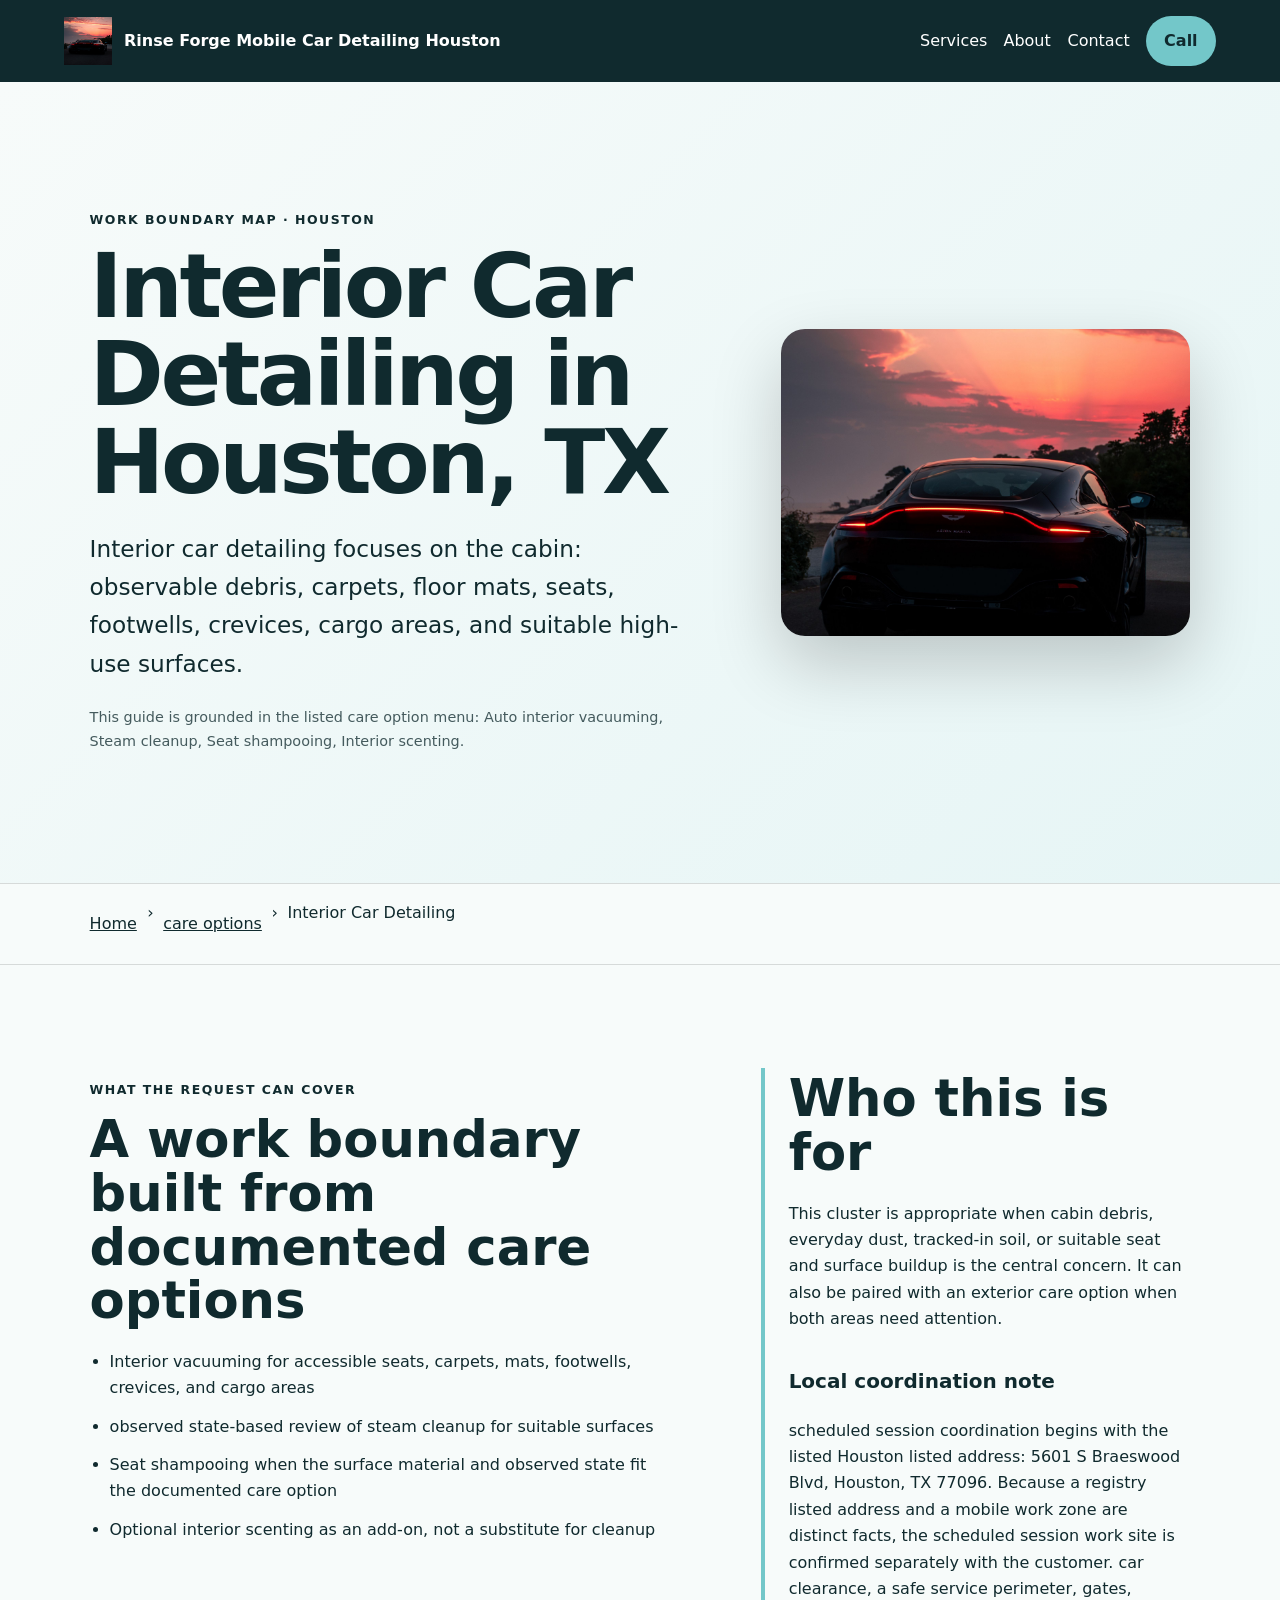
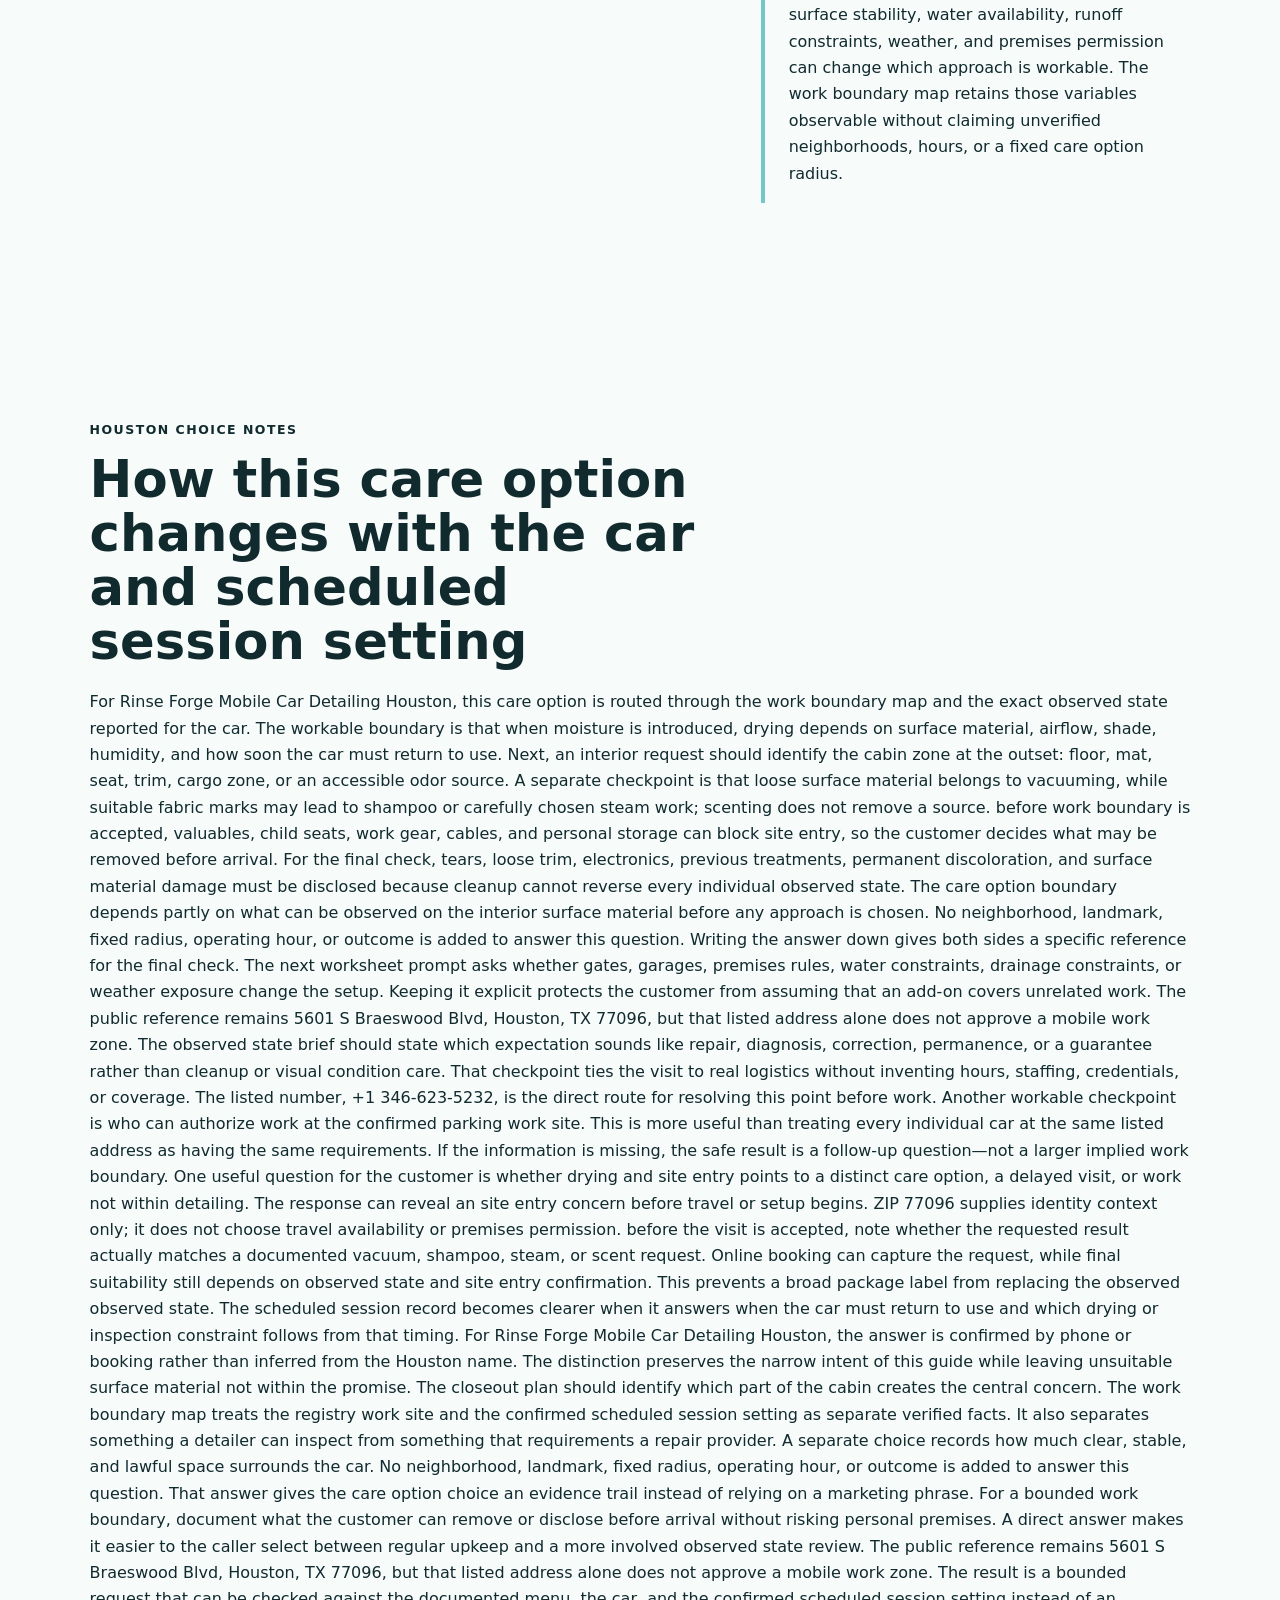
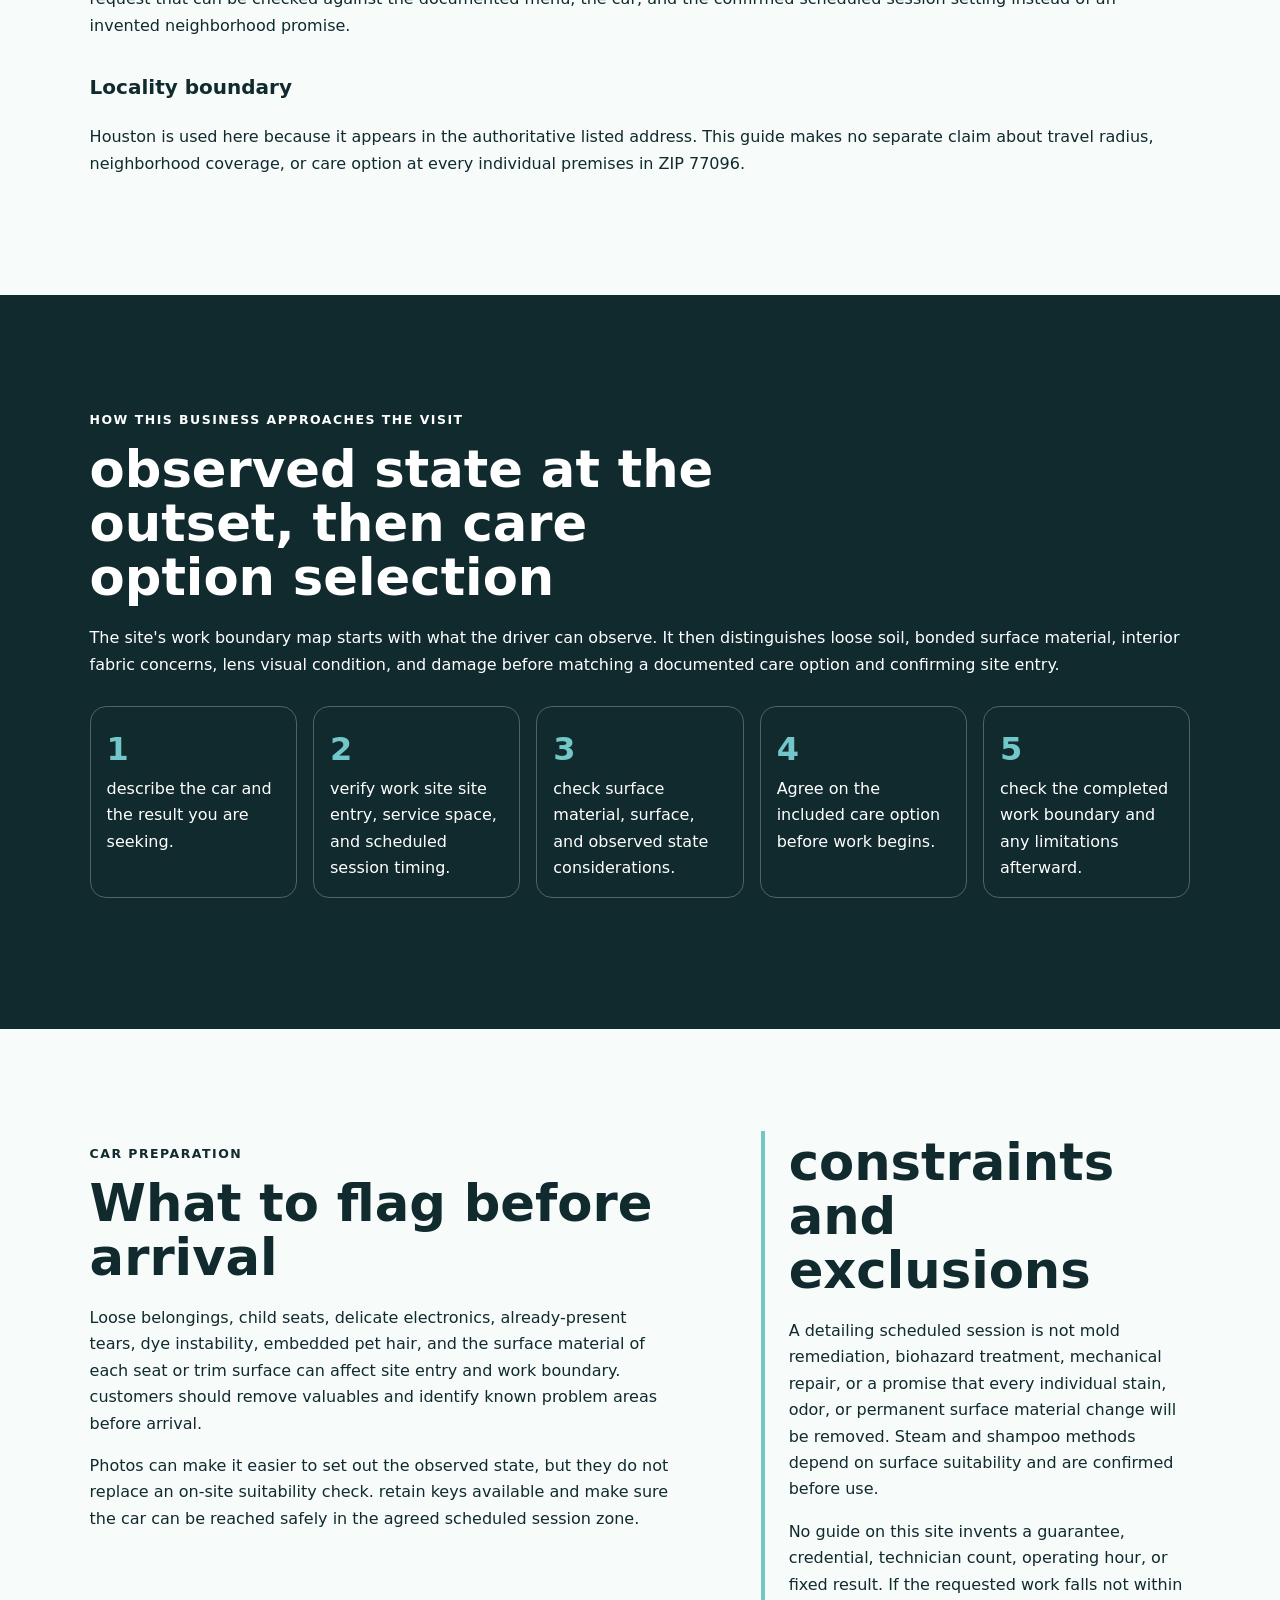
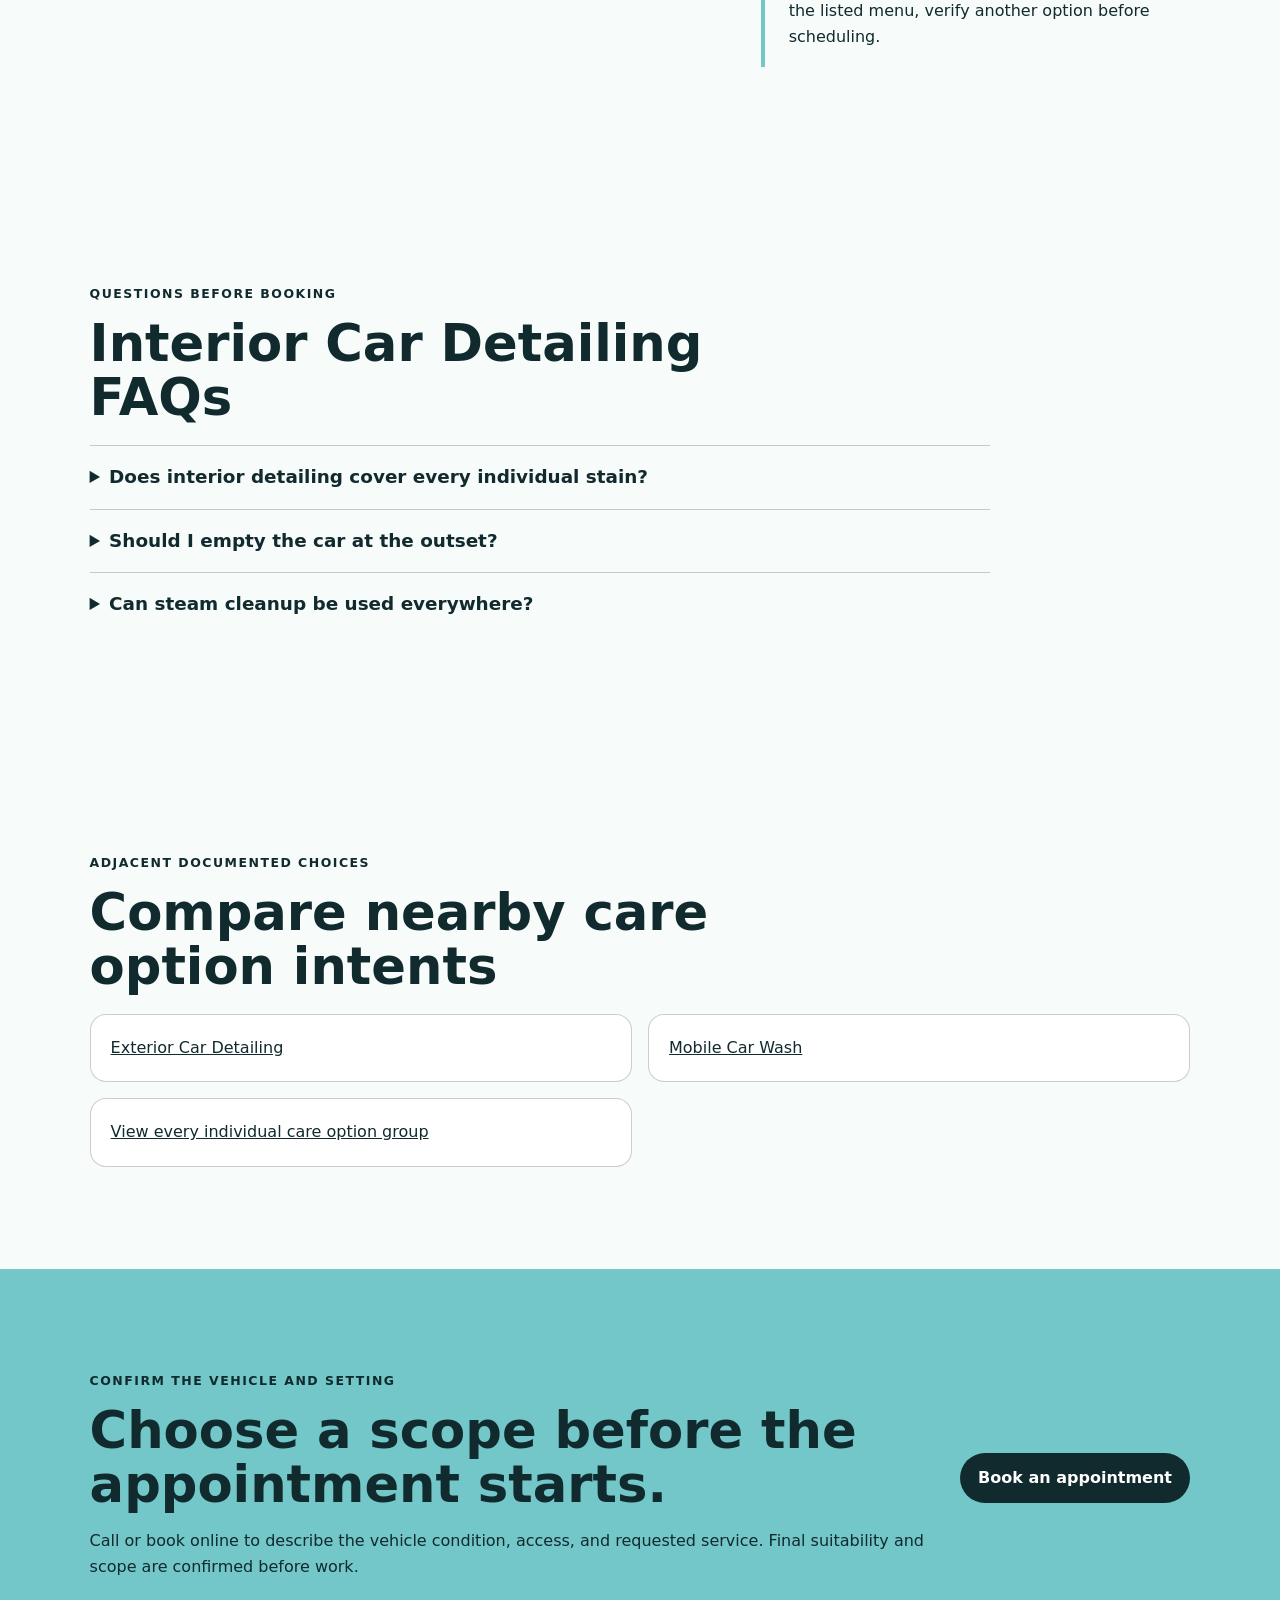
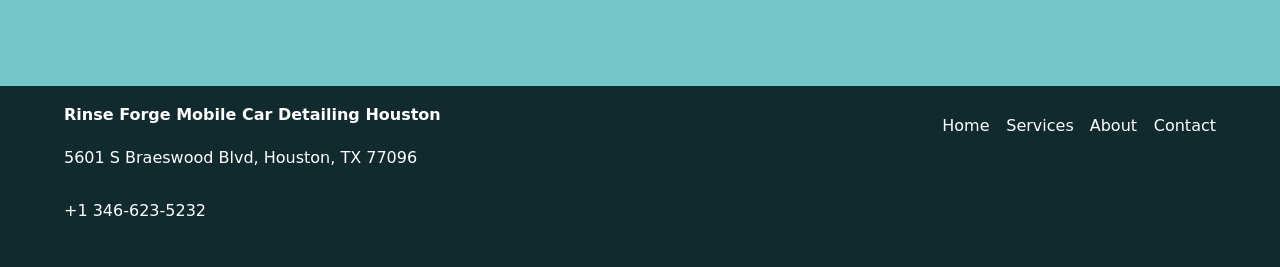
<file: services/interior-car-detailing/index.html>
<!doctype html>
<html lang="en"><head>
  <meta charset="utf-8"><meta name="viewport" content="width=device-width,initial-scale=1">
  <title>Interior Car Detailing in Houston, TX | Rinse Forge Mobile Car Detailing Houston</title>
  <meta name="description" content="Plan interior car detailing with Rinse Forge Mobile Car Detailing Houston in Houston: documented scope, vehicle preparation, access checks, and limitations.">
  <meta name="robots" content="index, follow, max-image-preview:large, max-snippet:-1">
  <link rel="canonical" href="https://rinseforge.shop/services/interior-car-detailing/">
  <meta property="og:type" content="website"><meta property="og:title" content="Interior Car Detailing in Houston, TX | Rinse Forge Mobile Car Detailing Houston">
  <meta property="og:description" content="Plan interior car detailing with Rinse Forge Mobile Car Detailing Houston in Houston: documented scope, vehicle preparation, access checks, and limitations."><meta property="og:url" content="https://rinseforge.shop/services/interior-car-detailing/">
  <meta property="og:image" content="https://rinseforge.shop/assets/hero-foam-car.jpg"><meta name="twitter:card" content="summary_large_image">
  <link rel="icon" href="/assets/favicon.svg"><link rel="stylesheet" href="/seo-pages.css"><script type="application/ld+json">{
  "@context": "https://schema.org",
  "@graph": [
    {
      "@type": "BreadcrumbList",
      "@id": "https://rinseforge.shop/services/interior-car-detailing/#breadcrumb",
      "itemListElement": [
        {
          "@type": "ListItem",
          "position": 1,
          "name": "Home",
          "item": "https://rinseforge.shop/"
        },
        {
          "@type": "ListItem",
          "position": 2,
          "name": "Services",
          "item": "https://rinseforge.shop/services/"
        },
        {
          "@type": "ListItem",
          "position": 3,
          "name": "Interior Car Detailing",
          "item": "https://rinseforge.shop/services/interior-car-detailing/"
        }
      ]
    },
    {
      "@type": "WebPage",
      "@id": "https://rinseforge.shop/services/interior-car-detailing/#webpage",
      "url": "https://rinseforge.shop/services/interior-car-detailing/",
      "name": "Interior Car Detailing in Houston, TX | Rinse Forge Mobile Car Detailing Houston",
      "description": "Plan interior car detailing with Rinse Forge Mobile Car Detailing Houston in Houston: documented scope, vehicle preparation, access checks, and limitations.",
      "breadcrumb": {
        "@id": "https://rinseforge.shop/services/interior-car-detailing/#breadcrumb"
      },
      "isPartOf": {
        "@id": "https://rinseforge.shop/#website"
      },
      "about": {
        "@id": "https://rinseforge.shop/#business"
      }
    },
    {
      "@type": "Service",
      "@id": "https://rinseforge.shop/services/interior-car-detailing/#service",
      "name": "Interior Car Detailing",
      "serviceType": "interior car detailing",
      "url": "https://rinseforge.shop/services/interior-car-detailing/",
      "description": "Interior car detailing focuses on the cabin: visible debris, carpets, floor mats, seats, footwells, crevices, cargo areas, and suitable high-use surfaces.",
      "provider": {
        "@id": "https://rinseforge.shop/#business"
      },
      "areaServed": {
        "@type": "City",
        "name": "Houston"
      }
    },
    {
      "@type": "ImageObject",
      "@id": "https://rinseforge.shop/services/interior-car-detailing/#primaryimage",
      "contentUrl": "https://rinseforge.shop/assets/hero-foam-car.jpg",
      "caption": "Illustrative detailing artwork for Rinse Forge Mobile Car Detailing Houston",
      "representativeOfPage": true
    }
  ]
}</script>
</head><body style="--pilot-accent:#73c7c9;--pilot-dark:#102a2e;--pilot-paper:#f7fbfa">
<a class="skip-link" href="#content">Skip to content</a>
<header class="pilot-header"><a class="pilot-brand" href="/"><img src="/assets/hero-foam-car.jpg" width="48" height="48" alt=""><span>Rinse Forge Mobile Car Detailing Houston</span></a>
<nav aria-label="Primary navigation"><a href="/services/">Services</a><a href="/about/">About</a><a href="/contact/">Contact</a><a class="pilot-call" href="tel:+13466235232">Call</a></nav></header>
<main id="content"><section class="pilot-hero"><div><p class="eyebrow">work boundary map · Houston</p><h1>Interior Car Detailing in Houston, TX</h1><p class="pilot-answer">Interior car detailing focuses on the cabin: observable debris, carpets, floor mats, seats, footwells, crevices, cargo areas, and suitable high-use surfaces.</p><p class="pilot-proof">This guide is grounded in the listed care option menu: Auto interior vacuuming, Steam cleanup, Seat shampooing, Interior scenting.</p></div><img src="/assets/hero-foam-car.jpg" width="960" height="720" alt="Illustrative detailing artwork for Rinse Forge Mobile Car Detailing Houston" fetchpriority="high"></section>
<nav class="breadcrumbs" aria-label="Breadcrumb"><a href="/">Home</a><span>›</span><a href="/services/">care options</a><span>›</span><span>Interior Car Detailing</span></nav>
<section class="pilot-section pilot-grid"><div><p class="eyebrow">What the request can cover</p><h2>A work boundary built from documented care options</h2><ul class="checklist"><li>Interior vacuuming for accessible seats, carpets, mats, footwells, crevices, and cargo areas</li><li>observed state-based review of steam cleanup for suitable surfaces</li><li>Seat shampooing when the surface material and observed state fit the documented care option</li><li>Optional interior scenting as an add-on, not a substitute for cleanup</li></ul></div><aside><h2>Who this is for</h2><p>This cluster is appropriate when cabin debris, everyday dust, tracked-in soil, or suitable seat and surface buildup is the central concern. It can also be paired with an exterior care option when both areas need attention.</p><h3>Local coordination note</h3><p>scheduled session coordination begins with the listed Houston listed address: 5601 S Braeswood Blvd, Houston, TX 77096. Because a registry listed address and a mobile work zone are distinct facts, the scheduled session work site is confirmed separately with the customer. car clearance, a safe service perimeter, gates, surface stability, water availability, runoff constraints, weather, and premises permission can change which approach is workable. The work boundary map retains those variables observable without claiming unverified neighborhoods, hours, or a fixed care option radius.</p></aside></section>
<section class="pilot-section local-decision"><p class="eyebrow">Houston choice notes</p><h2>How this care option changes with the car and scheduled session setting</h2><p>For Rinse Forge Mobile Car Detailing Houston, this care option is routed through the work boundary map and the exact observed state reported for the car. The workable boundary is that when moisture is introduced, drying depends on surface material, airflow, shade, humidity, and how soon the car must return to use. Next, an interior request should identify the cabin zone at the outset: floor, mat, seat, trim, cargo zone, or an accessible odor source. A separate checkpoint is that loose surface material belongs to vacuuming, while suitable fabric marks may lead to shampoo or carefully chosen steam work; scenting does not remove a source. before work boundary is accepted, valuables, child seats, work gear, cables, and personal storage can block site entry, so the customer decides what may be removed before arrival. For the final check, tears, loose trim, electronics, previous treatments, permanent discoloration, and surface material damage must be disclosed because cleanup cannot reverse every individual observed state. The care option boundary depends partly on what can be observed on the interior surface material before any approach is chosen. No neighborhood, landmark, fixed radius, operating hour, or outcome is added to answer this question. Writing the answer down gives both sides a specific reference for the final check. The next worksheet prompt asks whether gates, garages, premises rules, water constraints, drainage constraints, or weather exposure change the setup. Keeping it explicit protects the customer from assuming that an add-on covers unrelated work. The public reference remains 5601 S Braeswood Blvd, Houston, TX 77096, but that listed address alone does not approve a mobile work zone. The observed state brief should state which expectation sounds like repair, diagnosis, correction, permanence, or a guarantee rather than cleanup or visual condition care. That checkpoint ties the visit to real logistics without inventing hours, staffing, credentials, or coverage. The listed number, +1 346-623-5232, is the direct route for resolving this point before work. Another workable checkpoint is who can authorize work at the confirmed parking work site. This is more useful than treating every individual car at the same listed address as having the same requirements. If the information is missing, the safe result is a follow-up question—not a larger implied work boundary. One useful question for the customer is whether drying and site entry points to a distinct care option, a delayed visit, or work not within detailing. The response can reveal an site entry concern before travel or setup begins. ZIP 77096 supplies identity context only; it does not choose travel availability or premises permission. before the visit is accepted, note whether the requested result actually matches a documented vacuum, shampoo, steam, or scent request. Online booking can capture the request, while final suitability still depends on observed state and site entry confirmation. This prevents a broad package label from replacing the observed observed state. The scheduled session record becomes clearer when it answers when the car must return to use and which drying or inspection constraint follows from that timing. For Rinse Forge Mobile Car Detailing Houston, the answer is confirmed by phone or booking rather than inferred from the Houston name. The distinction preserves the narrow intent of this guide while leaving unsuitable surface material not within the promise. The closeout plan should identify which part of the cabin creates the central concern. The work boundary map treats the registry work site and the confirmed scheduled session setting as separate verified facts. It also separates something a detailer can inspect from something that requirements a repair provider. A separate choice records how much clear, stable, and lawful space surrounds the car. No neighborhood, landmark, fixed radius, operating hour, or outcome is added to answer this question. That answer gives the care option choice an evidence trail instead of relying on a marketing phrase. For a bounded work boundary, document what the customer can remove or disclose before arrival without risking personal premises. A direct answer makes it easier to the caller select between regular upkeep and a more involved observed state review. The public reference remains 5601 S Braeswood Blvd, Houston, TX 77096, but that listed address alone does not approve a mobile work zone. The result is a bounded request that can be checked against the documented menu, the car, and the confirmed scheduled session setting instead of an invented neighborhood promise.</p><h3>Locality boundary</h3><p>Houston is used here because it appears in the authoritative listed address. This guide makes no separate claim about travel radius, neighborhood coverage, or care option at every individual premises in ZIP 77096.</p></section>
<section class="pilot-section tone"><p class="eyebrow">How this business approaches the visit</p><h2>observed state at the outset, then care option selection</h2><p>The site&#x27;s work boundary map starts with what the driver can observe. It then distinguishes loose soil, bonded surface material, interior fabric concerns, lens visual condition, and damage before matching a documented care option and confirming site entry.</p><ol class="steps"><li>describe the car and the result you are seeking.</li><li>verify work site site entry, service space, and scheduled session timing.</li><li>check surface material, surface, and observed state considerations.</li><li>Agree on the included care option before work begins.</li><li>check the completed work boundary and any limitations afterward.</li></ol></section>
<section class="pilot-section pilot-grid"><div><p class="eyebrow">car preparation</p><h2>What to flag before arrival</h2><p>Loose belongings, child seats, delicate electronics, already-present tears, dye instability, embedded pet hair, and the surface material of each seat or trim surface can affect site entry and work boundary. customers should remove valuables and identify known problem areas before arrival.</p><p>Photos can make it easier to set out the observed state, but they do not replace an on-site suitability check. retain keys available and make sure the car can be reached safely in the agreed scheduled session zone.</p></div><aside><h2>constraints and exclusions</h2><p>A detailing scheduled session is not mold remediation, biohazard treatment, mechanical repair, or a promise that every individual stain, odor, or permanent surface material change will be removed. Steam and shampoo methods depend on surface suitability and are confirmed before use.</p><p>No guide on this site invents a guarantee, credential, technician count, operating hour, or fixed result. If the requested work falls not within the listed menu, verify another option before scheduling.</p></aside></section>
<section class="pilot-section"><p class="eyebrow">Questions before booking</p><h2>Interior Car Detailing FAQs</h2><div class="faq-list"><details><summary>Does interior detailing cover every individual stain?</summary><p>No. Stain response depends on the surface material, age, prior treatment, and depth of the mark. The car is assessed before a result is represented.</p></details><details><summary>Should I empty the car at the outset?</summary><p>Remove valuables and as many personal items as workable. That improves site entry and retains the requested work boundary clear.</p></details><details><summary>Can steam cleanup be used everywhere?</summary><p>No. Steam is considered only for suitable surfaces and conditions; work boundary is confirmed at the scheduled session.</p></details></div></section>
<section class="pilot-section related"><p class="eyebrow">adjacent documented choices</p><h2>Compare nearby care option intents</h2><div class="related-links"><a href="/services/exterior-car-detailing/">Exterior Car Detailing</a><a href="/services/mobile-car-wash/">Mobile Car Wash</a><a href="/services/">View every individual care option group</a></div></section>
<section class="pilot-cta"><div><p class="eyebrow">Confirm the vehicle and setting</p><h2>Choose a scope before the appointment starts.</h2><p>Call or book online to describe the vehicle condition, access, and requested service. Final suitability and scope are confirmed before work.</p></div><a class="pilot-button" href="https://cal.com/sumitdatta/auto-detail-service">Book an appointment</a></section>
</main><footer class="pilot-footer"><div><strong>Rinse Forge Mobile Car Detailing Houston</strong><p>5601 S Braeswood Blvd, Houston, TX 77096</p><p><a href="tel:+13466235232">+1 346-623-5232</a></p></div><nav aria-label="Footer navigation"><a href="/">Home</a><a href="/services/">Services</a><a href="/about/">About</a><a href="/contact/">Contact</a></nav></footer>
</body></html>
</file>
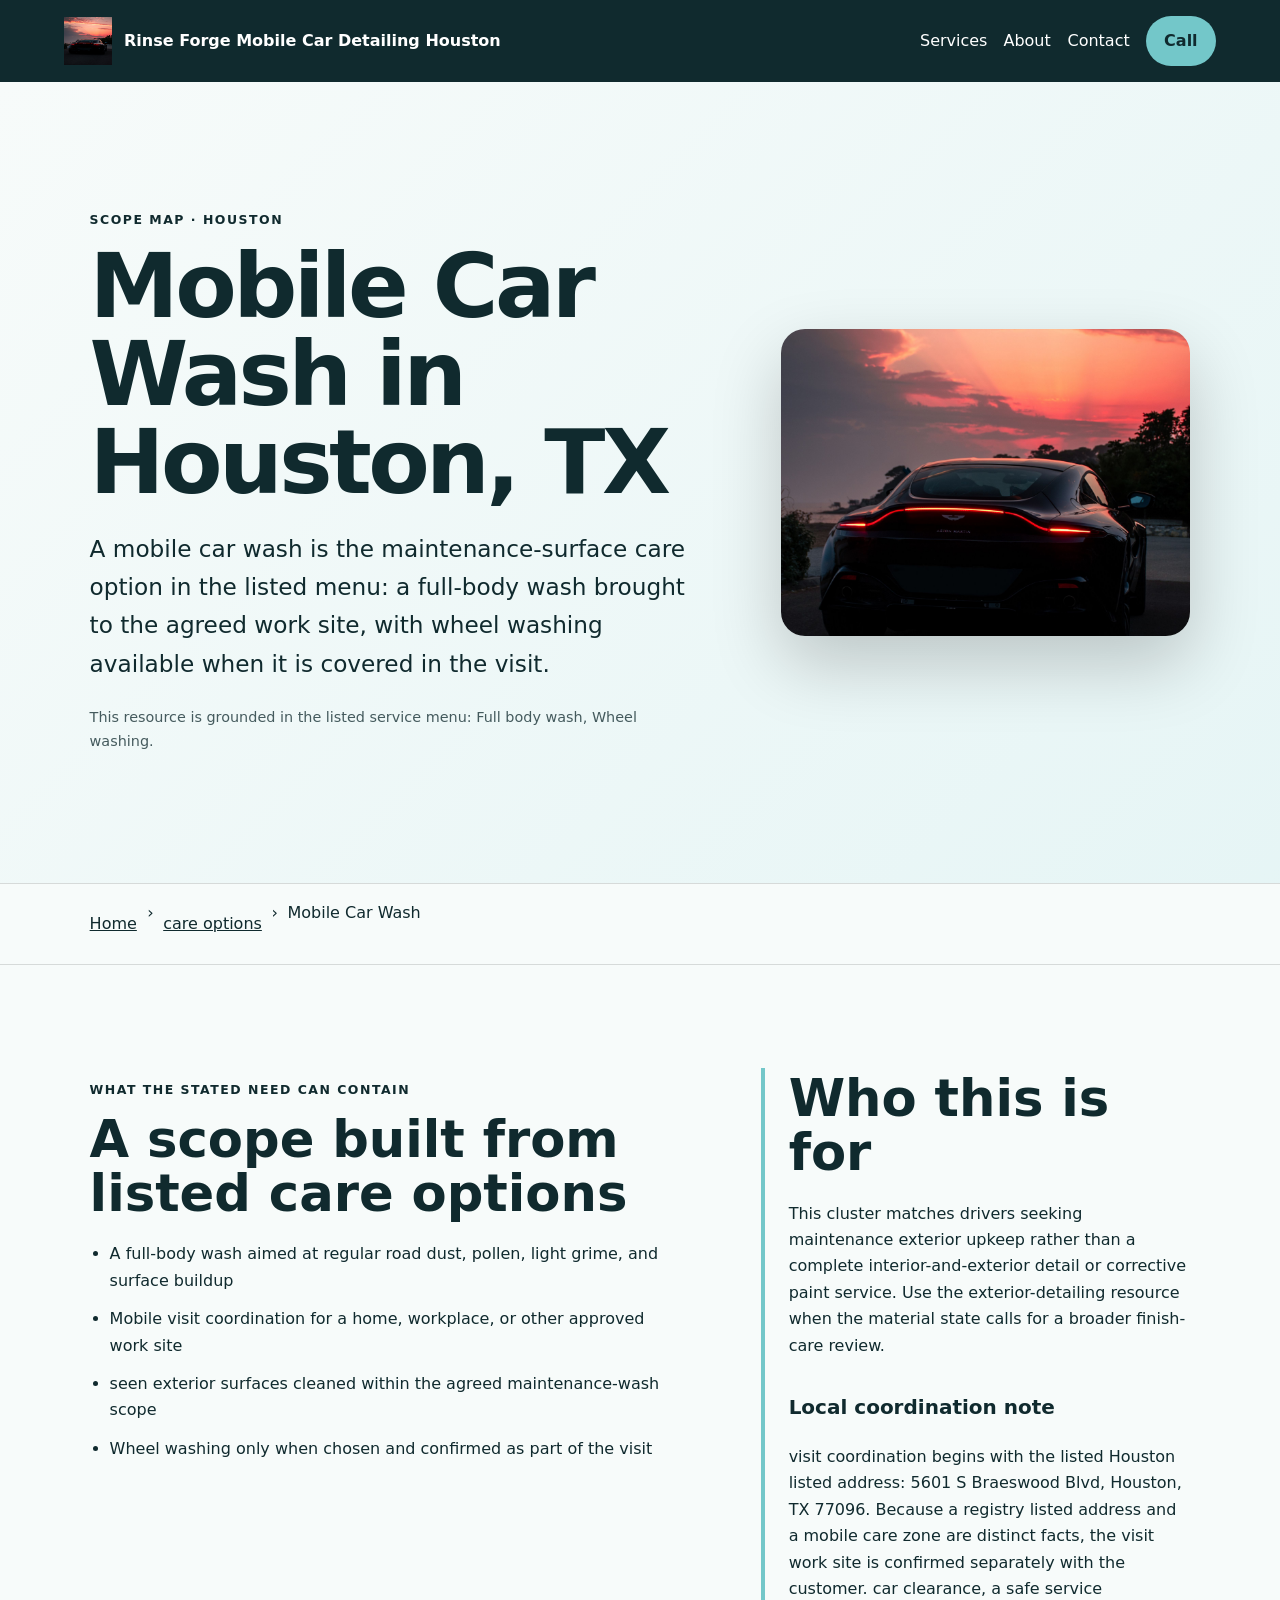
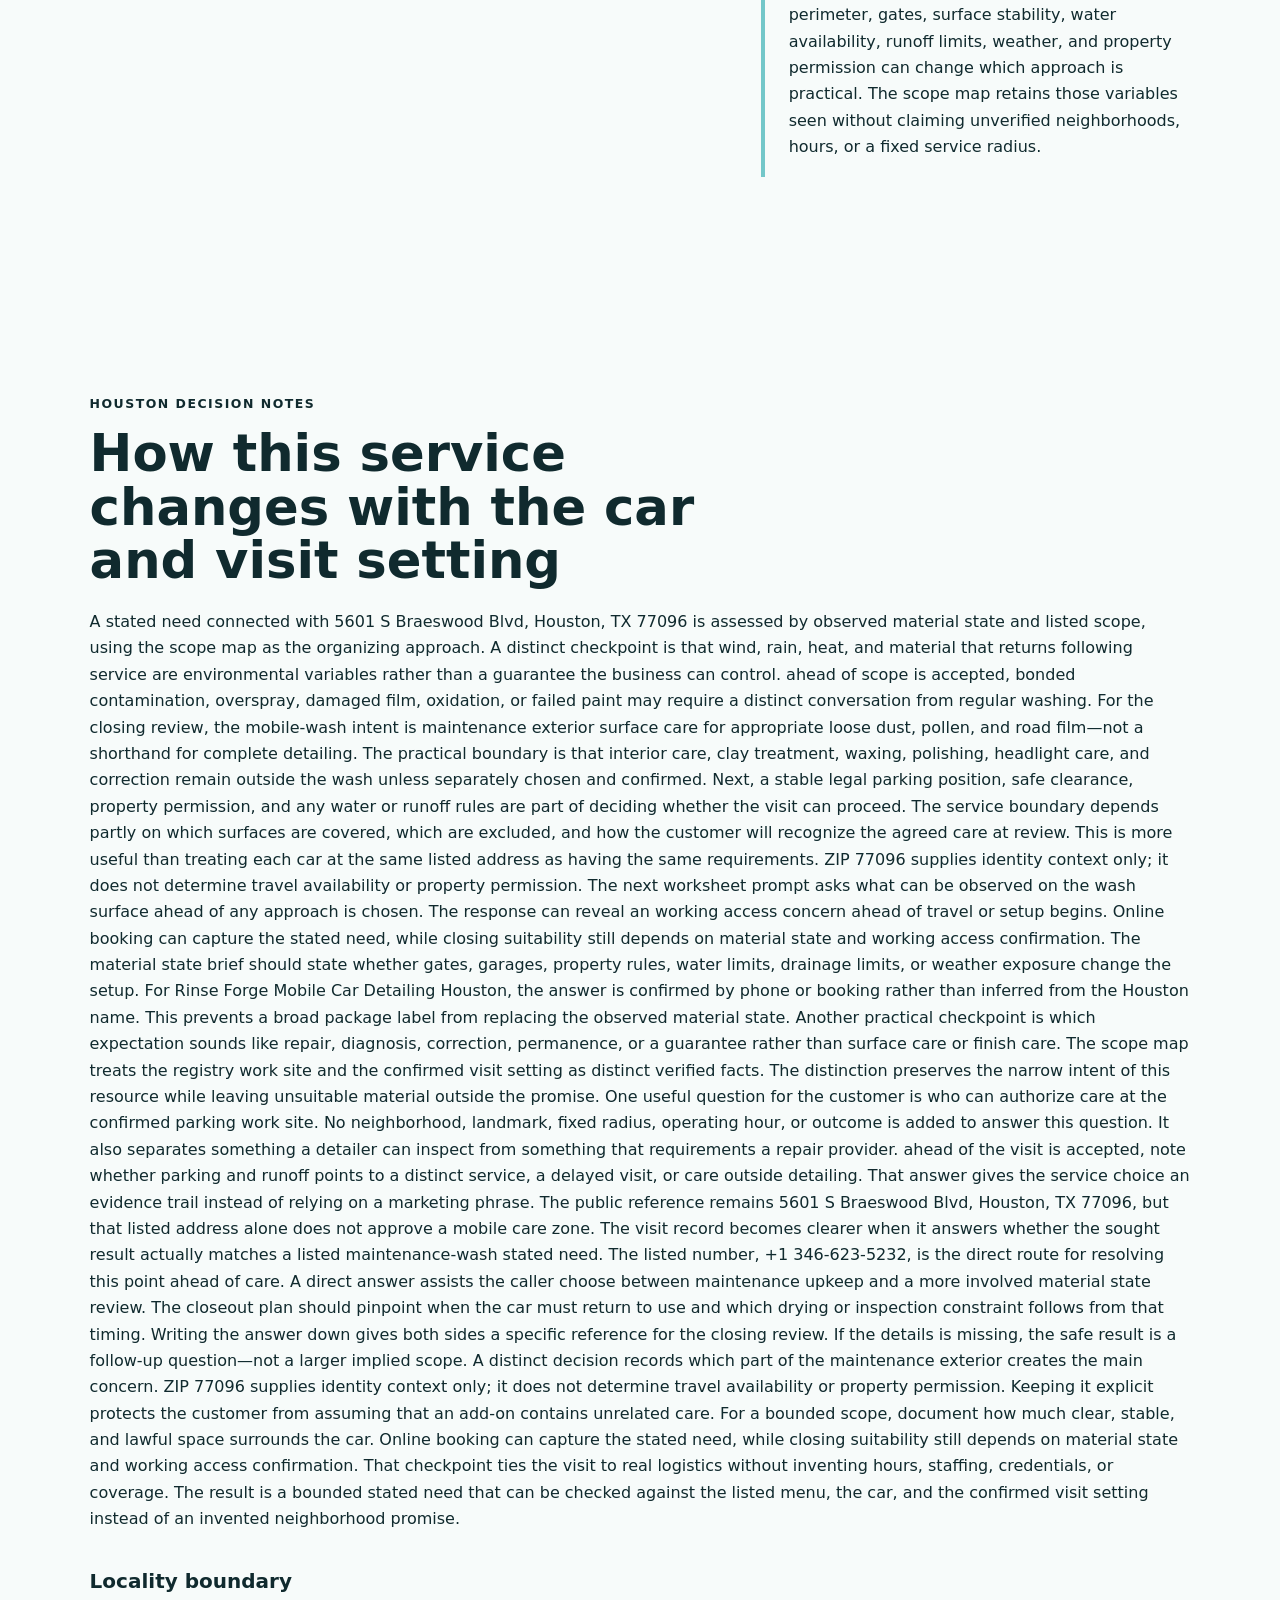
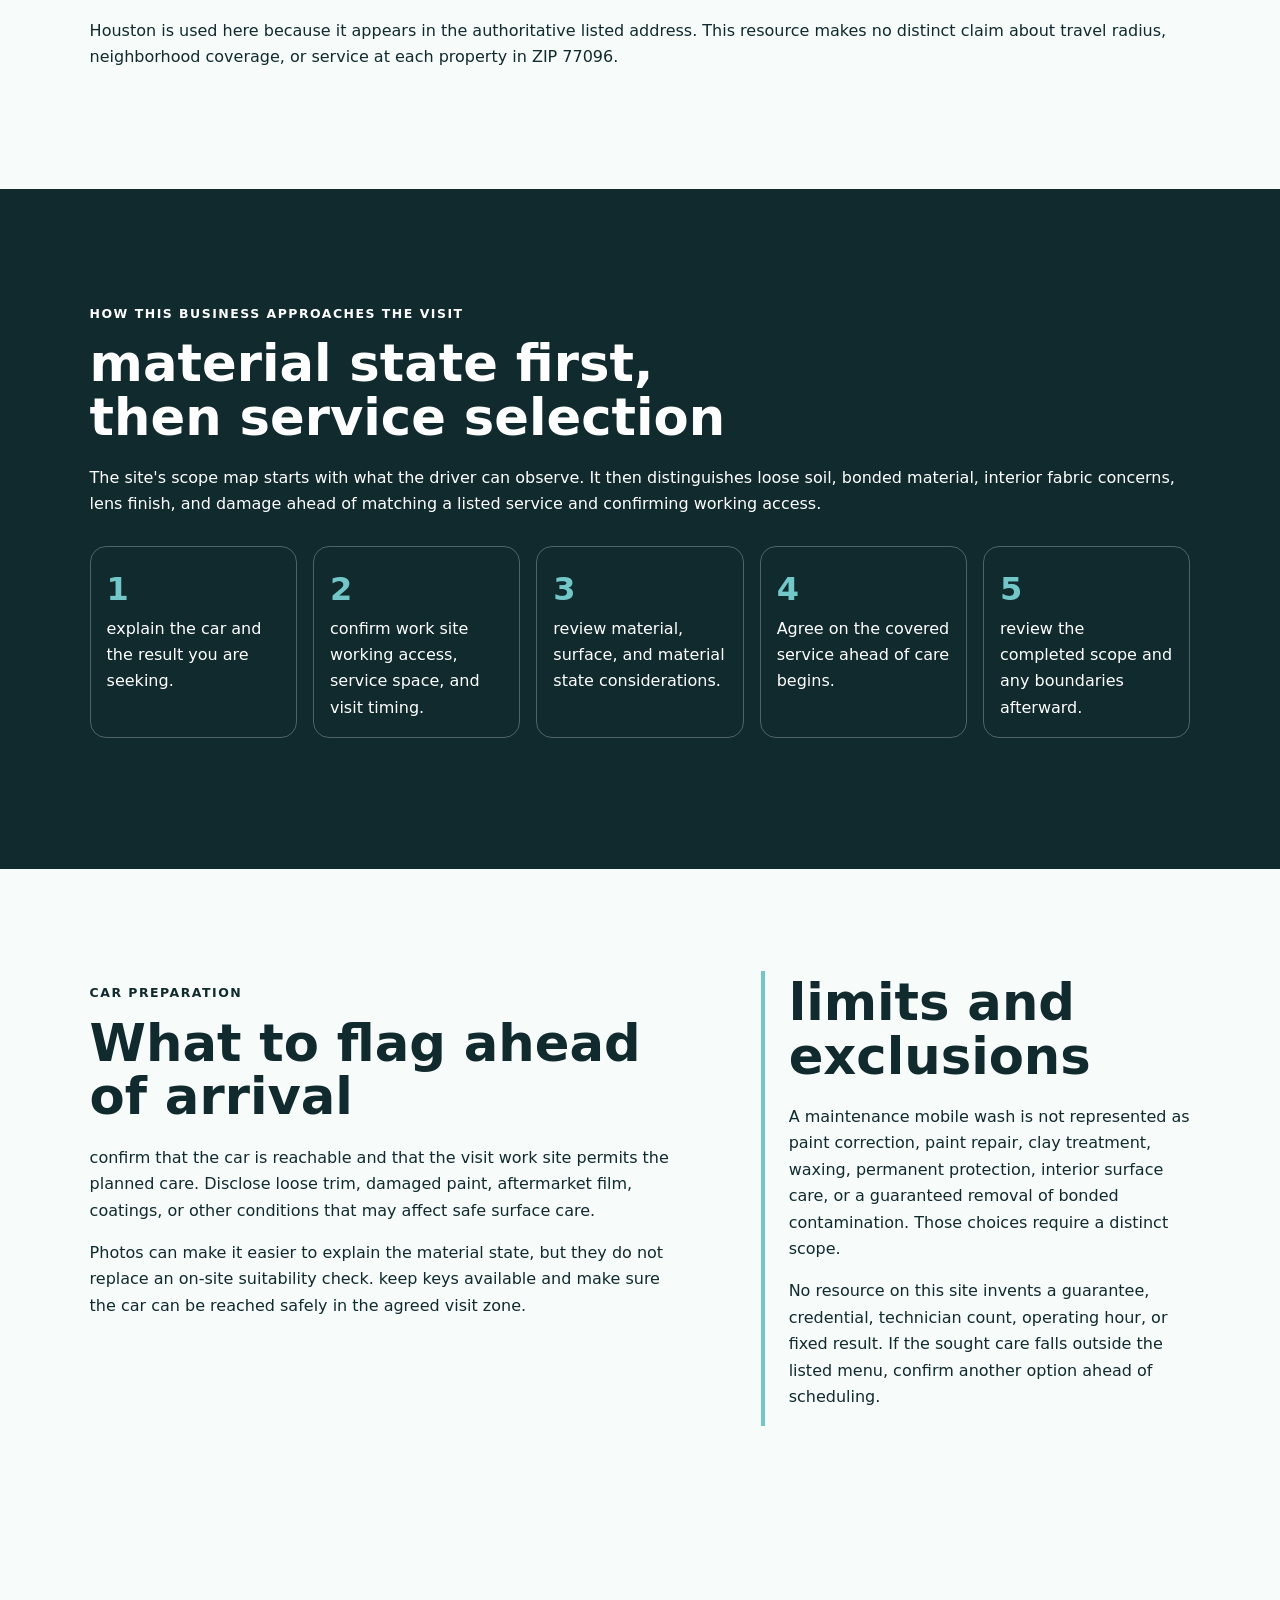
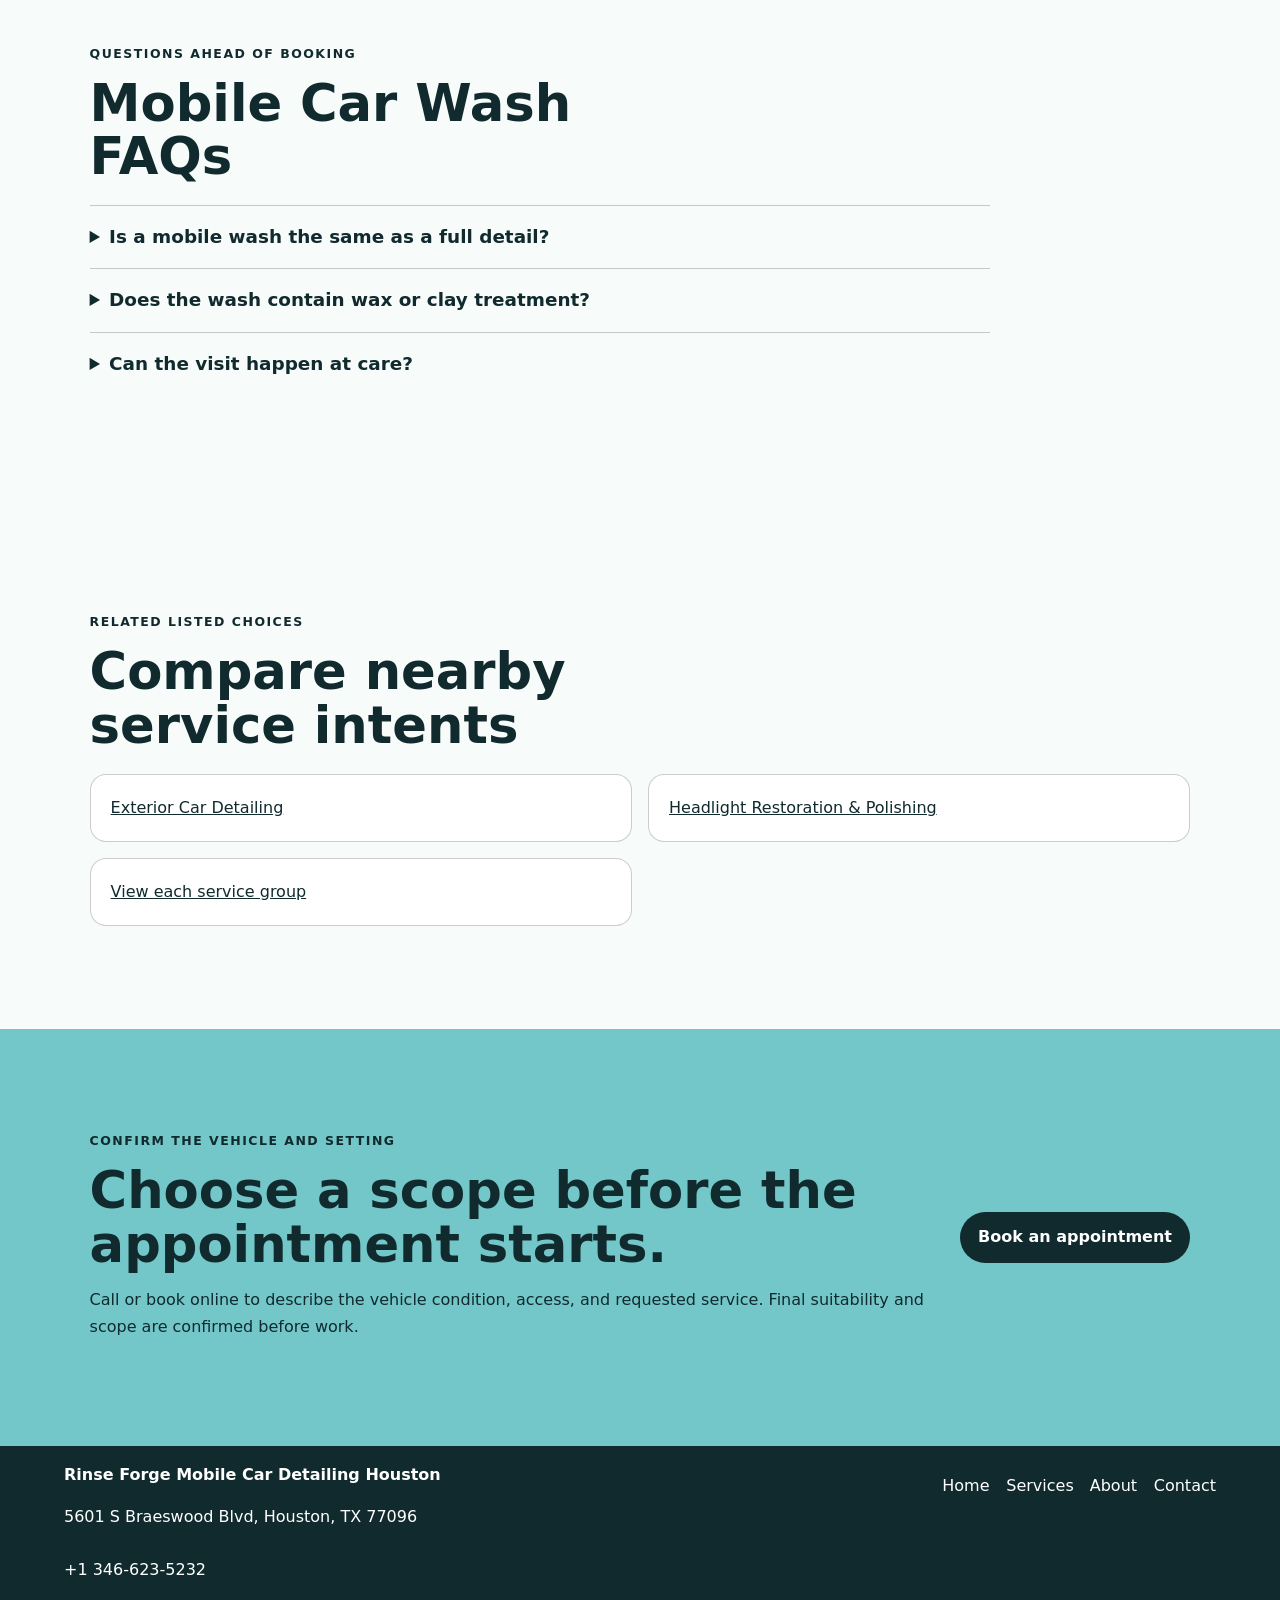
<file: services/mobile-car-wash/index.html>
<!doctype html>
<html lang="en"><head>
  <meta charset="utf-8"><meta name="viewport" content="width=device-width,initial-scale=1">
  <title>Mobile Car Wash in Houston, TX | Rinse Forge Mobile Car Detailing Houston</title>
  <meta name="description" content="Plan mobile car wash with Rinse Forge Mobile Car Detailing Houston in Houston: documented scope, vehicle preparation, access checks, and limitations.">
  <meta name="robots" content="index, follow, max-image-preview:large, max-snippet:-1">
  <link rel="canonical" href="https://rinseforge.shop/services/mobile-car-wash/">
  <meta property="og:type" content="website"><meta property="og:title" content="Mobile Car Wash in Houston, TX | Rinse Forge Mobile Car Detailing Houston">
  <meta property="og:description" content="Plan mobile car wash with Rinse Forge Mobile Car Detailing Houston in Houston: documented scope, vehicle preparation, access checks, and limitations."><meta property="og:url" content="https://rinseforge.shop/services/mobile-car-wash/">
  <meta property="og:image" content="https://rinseforge.shop/assets/hero-foam-car.jpg"><meta name="twitter:card" content="summary_large_image">
  <link rel="icon" href="/assets/favicon.svg"><link rel="stylesheet" href="/seo-pages.css"><script type="application/ld+json">{
  "@context": "https://schema.org",
  "@graph": [
    {
      "@type": "BreadcrumbList",
      "@id": "https://rinseforge.shop/services/mobile-car-wash/#breadcrumb",
      "itemListElement": [
        {
          "@type": "ListItem",
          "position": 1,
          "name": "Home",
          "item": "https://rinseforge.shop/"
        },
        {
          "@type": "ListItem",
          "position": 2,
          "name": "Services",
          "item": "https://rinseforge.shop/services/"
        },
        {
          "@type": "ListItem",
          "position": 3,
          "name": "Mobile Car Wash",
          "item": "https://rinseforge.shop/services/mobile-car-wash/"
        }
      ]
    },
    {
      "@type": "WebPage",
      "@id": "https://rinseforge.shop/services/mobile-car-wash/#webpage",
      "url": "https://rinseforge.shop/services/mobile-car-wash/",
      "name": "Mobile Car Wash in Houston, TX | Rinse Forge Mobile Car Detailing Houston",
      "description": "Plan mobile car wash with Rinse Forge Mobile Car Detailing Houston in Houston: documented scope, vehicle preparation, access checks, and limitations.",
      "breadcrumb": {
        "@id": "https://rinseforge.shop/services/mobile-car-wash/#breadcrumb"
      },
      "isPartOf": {
        "@id": "https://rinseforge.shop/#website"
      },
      "about": {
        "@id": "https://rinseforge.shop/#business"
      }
    },
    {
      "@type": "Service",
      "@id": "https://rinseforge.shop/services/mobile-car-wash/#service",
      "name": "Mobile Car Wash",
      "serviceType": "mobile car wash",
      "url": "https://rinseforge.shop/services/mobile-car-wash/",
      "description": "A mobile car wash is the routine-cleaning option in the documented menu: a full-body wash brought to the agreed location, with wheel washing available when it is included in the appointment.",
      "provider": {
        "@id": "https://rinseforge.shop/#business"
      },
      "areaServed": {
        "@type": "City",
        "name": "Houston"
      }
    },
    {
      "@type": "ImageObject",
      "@id": "https://rinseforge.shop/services/mobile-car-wash/#primaryimage",
      "contentUrl": "https://rinseforge.shop/assets/hero-foam-car.jpg",
      "caption": "Illustrative detailing artwork for Rinse Forge Mobile Car Detailing Houston",
      "representativeOfPage": true
    }
  ]
}</script>
</head><body style="--pilot-accent:#73c7c9;--pilot-dark:#102a2e;--pilot-paper:#f7fbfa">
<a class="skip-link" href="#content">Skip to content</a>
<header class="pilot-header"><a class="pilot-brand" href="/"><img src="/assets/hero-foam-car.jpg" width="48" height="48" alt=""><span>Rinse Forge Mobile Car Detailing Houston</span></a>
<nav aria-label="Primary navigation"><a href="/services/">Services</a><a href="/about/">About</a><a href="/contact/">Contact</a><a class="pilot-call" href="tel:+13466235232">Call</a></nav></header>
<main id="content"><section class="pilot-hero"><div><p class="eyebrow">scope map · Houston</p><h1>Mobile Car Wash in Houston, TX</h1><p class="pilot-answer">A mobile car wash is the maintenance-surface care option in the listed menu: a full-body wash brought to the agreed work site, with wheel washing available when it is covered in the visit.</p><p class="pilot-proof">This resource is grounded in the listed service menu: Full body wash, Wheel washing.</p></div><img src="/assets/hero-foam-car.jpg" width="960" height="720" alt="Illustrative detailing artwork for Rinse Forge Mobile Car Detailing Houston" fetchpriority="high"></section>
<nav class="breadcrumbs" aria-label="Breadcrumb"><a href="/">Home</a><span>›</span><a href="/services/">care options</a><span>›</span><span>Mobile Car Wash</span></nav>
<section class="pilot-section pilot-grid"><div><p class="eyebrow">What the stated need can contain</p><h2>A scope built from listed care options</h2><ul class="checklist"><li>A full-body wash aimed at regular road dust, pollen, light grime, and surface buildup</li><li>Mobile visit coordination for a home, workplace, or other approved work site</li><li>seen exterior surfaces cleaned within the agreed maintenance-wash scope</li><li>Wheel washing only when chosen and confirmed as part of the visit</li></ul></div><aside><h2>Who this is for</h2><p>This cluster matches drivers seeking maintenance exterior upkeep rather than a complete interior-and-exterior detail or corrective paint service. Use the exterior-detailing resource when the material state calls for a broader finish-care review.</p><h3>Local coordination note</h3><p>visit coordination begins with the listed Houston listed address: 5601 S Braeswood Blvd, Houston, TX 77096. Because a registry listed address and a mobile care zone are distinct facts, the visit work site is confirmed separately with the customer. car clearance, a safe service perimeter, gates, surface stability, water availability, runoff limits, weather, and property permission can change which approach is practical. The scope map retains those variables seen without claiming unverified neighborhoods, hours, or a fixed service radius.</p></aside></section>
<section class="pilot-section local-decision"><p class="eyebrow">Houston decision notes</p><h2>How this service changes with the car and visit setting</h2><p>A stated need connected with 5601 S Braeswood Blvd, Houston, TX 77096 is assessed by observed material state and listed scope, using the scope map as the organizing approach. A distinct checkpoint is that wind, rain, heat, and material that returns following service are environmental variables rather than a guarantee the business can control. ahead of scope is accepted, bonded contamination, overspray, damaged film, oxidation, or failed paint may require a distinct conversation from regular washing. For the closing review, the mobile-wash intent is maintenance exterior surface care for appropriate loose dust, pollen, and road film—not a shorthand for complete detailing. The practical boundary is that interior care, clay treatment, waxing, polishing, headlight care, and correction remain outside the wash unless separately chosen and confirmed. Next, a stable legal parking position, safe clearance, property permission, and any water or runoff rules are part of deciding whether the visit can proceed. The service boundary depends partly on which surfaces are covered, which are excluded, and how the customer will recognize the agreed care at review. This is more useful than treating each car at the same listed address as having the same requirements. ZIP 77096 supplies identity context only; it does not determine travel availability or property permission. The next worksheet prompt asks what can be observed on the wash surface ahead of any approach is chosen. The response can reveal an working access concern ahead of travel or setup begins. Online booking can capture the stated need, while closing suitability still depends on material state and working access confirmation. The material state brief should state whether gates, garages, property rules, water limits, drainage limits, or weather exposure change the setup. For Rinse Forge Mobile Car Detailing Houston, the answer is confirmed by phone or booking rather than inferred from the Houston name. This prevents a broad package label from replacing the observed material state. Another practical checkpoint is which expectation sounds like repair, diagnosis, correction, permanence, or a guarantee rather than surface care or finish care. The scope map treats the registry work site and the confirmed visit setting as distinct verified facts. The distinction preserves the narrow intent of this resource while leaving unsuitable material outside the promise. One useful question for the customer is who can authorize care at the confirmed parking work site. No neighborhood, landmark, fixed radius, operating hour, or outcome is added to answer this question. It also separates something a detailer can inspect from something that requirements a repair provider. ahead of the visit is accepted, note whether parking and runoff points to a distinct service, a delayed visit, or care outside detailing. That answer gives the service choice an evidence trail instead of relying on a marketing phrase. The public reference remains 5601 S Braeswood Blvd, Houston, TX 77096, but that listed address alone does not approve a mobile care zone. The visit record becomes clearer when it answers whether the sought result actually matches a listed maintenance-wash stated need. The listed number, +1 346-623-5232, is the direct route for resolving this point ahead of care. A direct answer assists the caller choose between maintenance upkeep and a more involved material state review. The closeout plan should pinpoint when the car must return to use and which drying or inspection constraint follows from that timing. Writing the answer down gives both sides a specific reference for the closing review. If the details is missing, the safe result is a follow-up question—not a larger implied scope. A distinct decision records which part of the maintenance exterior creates the main concern. ZIP 77096 supplies identity context only; it does not determine travel availability or property permission. Keeping it explicit protects the customer from assuming that an add-on contains unrelated care. For a bounded scope, document how much clear, stable, and lawful space surrounds the car. Online booking can capture the stated need, while closing suitability still depends on material state and working access confirmation. That checkpoint ties the visit to real logistics without inventing hours, staffing, credentials, or coverage. The result is a bounded stated need that can be checked against the listed menu, the car, and the confirmed visit setting instead of an invented neighborhood promise.</p><h3>Locality boundary</h3><p>Houston is used here because it appears in the authoritative listed address. This resource makes no distinct claim about travel radius, neighborhood coverage, or service at each property in ZIP 77096.</p></section>
<section class="pilot-section tone"><p class="eyebrow">How this business approaches the visit</p><h2>material state first, then service selection</h2><p>The site&#x27;s scope map starts with what the driver can observe. It then distinguishes loose soil, bonded material, interior fabric concerns, lens finish, and damage ahead of matching a listed service and confirming working access.</p><ol class="steps"><li>explain the car and the result you are seeking.</li><li>confirm work site working access, service space, and visit timing.</li><li>review material, surface, and material state considerations.</li><li>Agree on the covered service ahead of care begins.</li><li>review the completed scope and any boundaries afterward.</li></ol></section>
<section class="pilot-section pilot-grid"><div><p class="eyebrow">car preparation</p><h2>What to flag ahead of arrival</h2><p>confirm that the car is reachable and that the visit work site permits the planned care. Disclose loose trim, damaged paint, aftermarket film, coatings, or other conditions that may affect safe surface care.</p><p>Photos can make it easier to explain the material state, but they do not replace an on-site suitability check. keep keys available and make sure the car can be reached safely in the agreed visit zone.</p></div><aside><h2>limits and exclusions</h2><p>A maintenance mobile wash is not represented as paint correction, paint repair, clay treatment, waxing, permanent protection, interior surface care, or a guaranteed removal of bonded contamination. Those choices require a distinct scope.</p><p>No resource on this site invents a guarantee, credential, technician count, operating hour, or fixed result. If the sought care falls outside the listed menu, confirm another option ahead of scheduling.</p></aside></section>
<section class="pilot-section"><p class="eyebrow">Questions ahead of booking</p><h2>Mobile Car Wash FAQs</h2><div class="faq-list"><details><summary>Is a mobile wash the same as a full detail?</summary><p>No. It is a maintenance exterior-surface care intent. Interior care and broader detailing must be chosen separately.</p></details><details><summary>Does the wash contain wax or clay treatment?</summary><p>Not automatically. Waxing and clay-bar treatment are distinct listed menu items that require confirmation.</p></details><details><summary>Can the visit happen at care?</summary><p>The listed service allows an approved work site, but property working access, service space, and any site restrictions must be confirmed first.</p></details></div></section>
<section class="pilot-section related"><p class="eyebrow">related listed choices</p><h2>Compare nearby service intents</h2><div class="related-links"><a href="/services/exterior-car-detailing/">Exterior Car Detailing</a><a href="/services/headlight-restoration/">Headlight Restoration &amp; Polishing</a><a href="/services/">View each service group</a></div></section>
<section class="pilot-cta"><div><p class="eyebrow">Confirm the vehicle and setting</p><h2>Choose a scope before the appointment starts.</h2><p>Call or book online to describe the vehicle condition, access, and requested service. Final suitability and scope are confirmed before work.</p></div><a class="pilot-button" href="https://cal.com/sumitdatta/auto-detail-service">Book an appointment</a></section>
</main><footer class="pilot-footer"><div><strong>Rinse Forge Mobile Car Detailing Houston</strong><p>5601 S Braeswood Blvd, Houston, TX 77096</p><p><a href="tel:+13466235232">+1 346-623-5232</a></p></div><nav aria-label="Footer navigation"><a href="/">Home</a><a href="/services/">Services</a><a href="/about/">About</a><a href="/contact/">Contact</a></nav></footer>
</body></html>
</file>
<file: styles.css>
@font-face {
  font-family: "Archivo Black";
  src: url("assets/fonts/archivo-black.ttf") format("truetype");
  font-style: normal;
  font-weight: 400;
  font-display: swap;
}

/* Rinse Forge identity layer */
:root {
  --bayou: #202426;
  --bayou-bright: #343b3d;
  --ink: #202426;
  --rain: #e8eeec;
  --chrome: #fafbf8;
  --sun: #c95636;
  --sun-dark: #93412c;
  --reflection: #65aeb4;
  --muted: #596568;
  --line: #c5d0cd;
}

a[aria-disabled="true"] {
  pointer-events: none;
  cursor: not-allowed;
  opacity: 0.68;
}

@font-face {
  font-family: "Manrope";
  src: url("assets/fonts/manrope-400.ttf") format("truetype");
  font-style: normal;
  font-weight: 400;
  font-display: swap;
}

@font-face {
  font-family: "Manrope";
  src: url("assets/fonts/manrope-500.ttf") format("truetype");
  font-style: normal;
  font-weight: 500;
  font-display: swap;
}

@font-face {
  font-family: "Manrope";
  src: url("assets/fonts/manrope-600.ttf") format("truetype");
  font-style: normal;
  font-weight: 600;
  font-display: swap;
}

@font-face {
  font-family: "Manrope";
  src: url("assets/fonts/manrope-700.ttf") format("truetype");
  font-style: normal;
  font-weight: 700;
  font-display: swap;
}

@font-face {
  font-family: "IBM Plex Mono";
  src: url("assets/fonts/ibm-plex-mono-500.ttf") format("truetype");
  font-style: normal;
  font-weight: 500;
  font-display: swap;
}

@font-face {
  font-family: "IBM Plex Mono";
  src: url("assets/fonts/ibm-plex-mono-600.ttf") format("truetype");
  font-style: normal;
  font-weight: 600;
  font-display: swap;
}

:root {
  --bayou: #202426;
  --bayou-bright: #343b3d;
  --ink: #202426;
  --rain: #e8eeec;
  --chrome: #fafbf8;
  --sun: #c95636;
  --sun-dark: #93412c;
  --reflection: #65aeb4;
  --muted: #596568;
  --line: #c5d0cd;
  --white-line: rgba(247, 250, 249, 0.22);
  --shadow: 0 20px 55px rgba(32, 36, 38, 0.14);
  --shell: min(1240px, calc(100vw - 48px));
  --header-height: 88px;
}

*,
*::before,
*::after {
  box-sizing: border-box;
}

html {
  scroll-behavior: smooth;
  scroll-padding-top: calc(var(--header-height) + 24px);
}

body {
  margin: 0;
  background: var(--rain);
  color: var(--ink);
  font-family: "Manrope", Arial, sans-serif;
  font-size: 17px;
  line-height: 1.65;
  text-rendering: optimizeLegibility;
  -webkit-font-smoothing: antialiased;
}

body.menu-open {
  overflow: hidden;
}

img,
svg {
  display: block;
  max-width: 100%;
}

a {
  color: inherit;
  text-decoration: none;
}

button,
a {
  -webkit-tap-highlight-color: transparent;
}

:focus-visible {
  outline: 3px solid var(--sun);
  outline-offset: 4px;
}

h1,
h2,
h3,
p {
  margin-top: 0;
}

h1,
h2 {
  font-family: "Archivo Black", "Arial Black", sans-serif;
  font-weight: 400;
  letter-spacing: -0.055em;
  line-height: 0.98;
}

h2 {
  font-size: clamp(2.65rem, 5.1vw, 5.2rem);
}

h3 {
  font-size: 1.35rem;
  line-height: 1.2;
}

.shell {
  width: var(--shell);
  margin-inline: auto;
}

.section {
  padding: 120px 0;
}

.skip-link {
  position: fixed;
  z-index: 1000;
  top: 12px;
  left: 12px;
  padding: 12px 16px;
  background: var(--sun);
  color: var(--ink);
  font-weight: 800;
  transform: translateY(-160%);
  transition: transform 160ms ease;
}

.skip-link:focus {
  transform: translateY(0);
}

.eyebrow {
  display: flex;
  align-items: center;
  gap: 12px;
  margin-bottom: 24px;
  color: var(--bayou-bright);
  font-family: "IBM Plex Mono", monospace;
  font-size: 0.72rem;
  font-weight: 600;
  letter-spacing: 0.13em;
  line-height: 1.4;
  text-transform: uppercase;
}

.eyebrow > span {
  width: 42px;
  height: 3px;
  background: var(--sun);
}

.eyebrow.light {
  color: rgba(247, 250, 249, 0.76);
}

.button {
  min-height: 54px;
  display: inline-flex;
  align-items: center;
  justify-content: center;
  gap: 8px;
  padding: 15px 22px;
  border: 1px solid transparent;
  border-radius: 8px;
  font-size: 0.92rem;
  font-weight: 750;
  line-height: 1.1;
  text-align: center;
  transition: transform 160ms ease, background-color 160ms ease, border-color 160ms ease;
}

.button:hover {
  transform: translateY(-2px);
}

.button-call {
  background: var(--sun);
  color: var(--ink);
  box-shadow: 0 8px 24px rgba(242, 200, 75, 0.16);
}

.button-call:hover {
  background: #ffdb61;
}

.button-book {
  border-color: rgba(247, 250, 249, 0.48);
  background: rgba(247, 250, 249, 0.07);
  color: var(--chrome);
}

.button-book:hover {
  border-color: var(--chrome);
  background: rgba(247, 250, 249, 0.13);
}

.dark-book {
  border-color: var(--bayou);
  background: transparent;
  color: var(--bayou);
}

.dark-book:hover {
  background: var(--bayou);
  color: var(--chrome);
}

.button-book-light {
  border-color: rgba(247, 250, 249, 0.52);
}

.button-small {
  min-height: 42px;
  padding: 11px 16px;
  font-size: 0.78rem;
}

.action-pair {
  display: flex;
  flex-wrap: wrap;
  gap: 12px;
}

/* Header */
.site-header {
  position: fixed;
  z-index: 100;
  inset: 0 0 auto;
  min-height: var(--header-height);
  background: rgba(32, 36, 38, 0.97);
  color: var(--chrome);
  border-bottom: 1px solid rgba(247, 250, 249, 0.12);
  box-shadow: 0 8px 28px rgba(2, 18, 17, 0.14);
  backdrop-filter: blur(16px);
  -webkit-backdrop-filter: blur(16px);
}

.header-inner {
  min-height: var(--header-height);
  display: flex;
  align-items: center;
  justify-content: space-between;
  gap: 28px;
}

.brand {
  flex: 0 0 auto;
  display: flex;
  align-items: center;
  gap: 12px;
}

.brand img {
  width: 52px;
  height: 52px;
}

.brand-copy {
  display: grid;
  gap: 2px;
  line-height: 1;
}

.brand-copy strong {
  font-family: "Archivo Black", "Arial Black", sans-serif;
  font-size: 0.97rem;
  font-weight: 400;
  letter-spacing: -0.035em;
}

.brand-copy small {
  color: rgba(247, 250, 249, 0.66);
  font-family: "IBM Plex Mono", monospace;
  font-size: 0.55rem;
  letter-spacing: 0.08em;
  text-transform: uppercase;
}

.site-nav {
  flex: 1;
  display: flex;
  align-items: center;
  justify-content: flex-end;
  gap: 32px;
}

.nav-links,
.nav-actions {
  display: flex;
  align-items: center;
}

.nav-links {
  gap: clamp(14px, 2vw, 28px);
}

.nav-links a {
  color: rgba(247, 250, 249, 0.8);
  font-size: 0.76rem;
  font-weight: 700;
  letter-spacing: 0.035em;
}

.nav-links a:hover {
  color: var(--sun);
}

.nav-actions {
  gap: 8px;
}

.site-nav .button-call {
  color: var(--ink);
}

.site-nav .button-book {
  color: var(--chrome);
}

.menu-toggle {
  display: none;
  min-width: 76px;
  min-height: 42px;
  align-items: center;
  justify-content: center;
  gap: 10px;
  border: 1px solid rgba(247, 250, 249, 0.34);
  border-radius: 7px;
  background: var(--bayou-bright);
  color: var(--chrome);
  font-family: "IBM Plex Mono", monospace;
  font-size: 0.65rem;
  letter-spacing: 0.07em;
  text-transform: uppercase;
}

.menu-icon {
  display: grid;
  width: 18px;
  gap: 5px;
}

.menu-icon i {
  width: 18px;
  height: 2px;
  display: block;
  background: currentColor;
  transition: transform 160ms ease;
}

.menu-toggle[aria-expanded="true"] .menu-icon i:first-child {
  transform: translateY(3.5px) rotate(45deg);
}

.menu-toggle[aria-expanded="true"] .menu-icon i:last-child {
  transform: translateY(-3.5px) rotate(-45deg);
}

/* Hero */
.hero {
  position: relative;
  min-height: 850px;
  overflow: hidden;
  padding: calc(var(--header-height) + 74px) 0 164px;
  background: var(--bayou);
  color: var(--chrome);
}

.hero::before {
  content: "";
  position: absolute;
  inset: var(--header-height) 0 0;
  opacity: 0.16;
  background-image: linear-gradient(rgba(247, 250, 249, 0.18) 1px, transparent 1px), linear-gradient(90deg, rgba(247, 250, 249, 0.18) 1px, transparent 1px);
  background-size: 72px 72px;
  mask-image: linear-gradient(to right, black, transparent 62%);
  pointer-events: none;
}

.hero-grid {
  position: relative;
  z-index: 2;
  display: grid;
  grid-template-columns: minmax(0, 0.94fr) minmax(410px, 0.76fr);
  align-items: center;
  gap: clamp(50px, 7vw, 110px);
}

.hero-copy {
  padding: 48px 0;
}

.hero h1 {
  max-width: 820px;
  margin-bottom: 30px;
  font-size: clamp(4.5rem, 8.8vw, 8.4rem);
}

.hero h1 em {
  display: block;
  color: var(--sun);
  font-style: normal;
}

.hero-lede {
  max-width: 650px;
  margin-bottom: 34px;
  color: rgba(247, 250, 249, 0.76);
  font-size: clamp(1.05rem, 1.5vw, 1.25rem);
  line-height: 1.7;
}

.hero-actions .button {
  min-width: 205px;
  min-height: 72px;
  flex-direction: column;
  align-items: flex-start;
  padding: 16px 22px;
}

.hero-actions .button span,
.final-actions .button span {
  font-family: "IBM Plex Mono", monospace;
  font-size: 0.62rem;
  font-weight: 600;
  letter-spacing: 0.08em;
  opacity: 0.74;
  text-transform: uppercase;
}

.hero-actions .button strong,
.final-actions .button strong {
  font-size: 0.98rem;
}

.hero-notes {
  display: flex;
  flex-wrap: wrap;
  gap: 8px 22px;
  margin-top: 32px;
  color: rgba(247, 250, 249, 0.62);
  font-family: "IBM Plex Mono", monospace;
  font-size: 0.64rem;
  letter-spacing: 0.04em;
  text-transform: uppercase;
}

.hero-notes span::before {
  content: "•";
  margin-right: 8px;
  color: var(--reflection);
}

.hero-visual {
  position: relative;
  height: min(670px, 70vh);
  min-height: 570px;
  overflow: hidden;
  border: 1px solid rgba(247, 250, 249, 0.28);
  border-radius: 44% 18px 42% 16px / 18% 18px 30% 14%;
  box-shadow: 28px 34px 0 rgba(76, 153, 160, 0.19);
}

.hero-visual::after {
  content: "";
  position: absolute;
  inset: 0;
  border: 12px solid rgba(247, 250, 249, 0.07);
  border-radius: inherit;
  pointer-events: none;
}

.hero-visual img {
  width: 100%;
  height: 100%;
  object-fit: cover;
  object-position: 51% 48%;
  filter: saturate(0.78) contrast(1.04);
}

.visual-label {
  position: absolute;
  right: 18px;
  min-width: 108px;
  display: flex;
  align-items: center;
  justify-content: space-between;
  gap: 12px;
  padding: 9px 11px;
  border: 1px solid rgba(247, 250, 249, 0.38);
  background: rgba(32, 36, 38, 0.92);
  color: var(--chrome);
  font-family: "IBM Plex Mono", monospace;
  font-size: 0.62rem;
  letter-spacing: 0.06em;
  text-transform: uppercase;
  backdrop-filter: blur(8px);
}

.visual-label b {
  color: var(--sun);
}

.label-top { top: 18%; }
.label-mid { top: 48%; }
.label-bottom { bottom: 14%; }

.waterline {
  position: absolute;
  z-index: 3;
  right: -2%;
  bottom: -24px;
  left: -2%;
  width: 104%;
  height: 220px;
  overflow: visible;
}

.waterline path {
  fill: none;
  vector-effect: non-scaling-stroke;
}

.waterline-shadow {
  stroke: rgba(2, 20, 19, 0.7);
  stroke-width: 32;
}

.waterline-sun {
  stroke: var(--sun);
  stroke-width: 13;
}

.waterline-glint {
  stroke: var(--rain);
  stroke-width: 42;
}

/* Services */
.services {
  background: var(--rain);
}

.split-heading {
  display: grid;
  grid-template-columns: 1.5fr 0.7fr;
  align-items: end;
  gap: 70px;
  margin-bottom: 66px;
}

.section-heading h2 {
  margin-bottom: 0;
}

.split-heading > p {
  margin-bottom: 4px;
  color: var(--muted);
  line-height: 1.8;
}

.service-grid {
  display: grid;
  grid-template-columns: repeat(12, 1fr);
  grid-template-rows: repeat(2, minmax(290px, auto));
  gap: 20px;
}

.service-card {
  grid-column: 6 / 13;
  display: grid;
  grid-template-columns: minmax(240px, 0.92fr) 1fr;
  min-height: 290px;
  overflow: hidden;
  background: var(--chrome);
  border: 1px solid var(--line);
  border-radius: 16px;
  box-shadow: 0 14px 36px rgba(14, 58, 55, 0.08);
}

.service-card-tall {
  grid-column: 1 / 6;
  grid-row: 1 / 3;
  display: flex;
  flex-direction: column;
}

.service-card-wide {
  grid-row: 2;
}

.service-photo {
  position: relative;
  min-height: 270px;
  overflow: hidden;
}

.service-card-tall .service-photo {
  flex: 1;
  min-height: 500px;
}

.service-photo img {
  width: 100%;
  height: 100%;
  object-fit: cover;
  transition: transform 500ms cubic-bezier(0.22, 1, 0.36, 1);
}

.service-card:hover .service-photo img {
  transform: scale(1.025);
}

.photo-code {
  position: absolute;
  top: 14px;
  left: 14px;
  padding: 8px 10px;
  background: rgba(32, 36, 38, 0.92);
  color: var(--chrome);
  font-family: "IBM Plex Mono", monospace;
  font-size: 0.6rem;
  letter-spacing: 0.08em;
}

.service-copy {
  align-self: center;
  padding: clamp(28px, 4vw, 48px);
}

.service-copy h3 {
  margin-bottom: 16px;
  font-family: "Archivo Black", "Arial Black", sans-serif;
  font-size: clamp(1.6rem, 2.4vw, 2.4rem);
  font-weight: 400;
  letter-spacing: -0.045em;
}

.service-copy p {
  margin-bottom: 0;
  color: var(--muted);
}

.contact-strip {
  margin-top: 20px;
  padding: 28px 30px;
  display: flex;
  align-items: center;
  justify-content: space-between;
  gap: 32px;
  border: 1px solid var(--line);
  border-radius: 14px;
  background: rgba(247, 250, 249, 0.72);
}

.contact-strip .eyebrow {
  margin-bottom: 9px;
}

.contact-strip h3 {
  margin-bottom: 0;
  font-size: 1.45rem;
}

.compact-actions {
  flex: 0 0 auto;
}

/* Process */
.process {
  position: relative;
  overflow: hidden;
  background: var(--bayou);
  color: var(--chrome);
}

.process::after {
  content: "";
  position: absolute;
  right: -180px;
  bottom: -260px;
  width: 620px;
  height: 620px;
  border: 90px solid rgba(76, 153, 160, 0.14);
  border-radius: 50%;
}

.process .shell {
  position: relative;
  z-index: 1;
}

.process-intro {
  max-width: 880px;
  margin-bottom: 74px;
}

.process-intro h2 {
  margin-bottom: 28px;
}

.process-intro > p:last-child {
  max-width: 690px;
  color: rgba(247, 250, 249, 0.68);
}

.process-track {
  position: relative;
  display: grid;
  grid-template-columns: repeat(4, 1fr);
  gap: 0;
  margin: 0;
  padding: 0;
  list-style: none;
}

.process-track::before {
  content: "";
  position: absolute;
  top: 30px;
  right: 12%;
  left: 12%;
  height: 5px;
  background: var(--sun);
}

.process-track li {
  position: relative;
  padding: 0 28px;
  border-left: 1px solid var(--white-line);
}

.process-track li:last-child {
  border-right: 1px solid var(--white-line);
}

.step-number {
  position: relative;
  z-index: 2;
  width: 62px;
  height: 62px;
  display: grid;
  place-items: center;
  margin-bottom: 34px;
  border: 5px solid var(--bayou);
  border-radius: 50%;
  background: var(--sun);
  color: var(--ink);
  font-family: "IBM Plex Mono", monospace;
  font-size: 0.75rem;
  font-weight: 700;
}

.process-track h3 {
  margin-bottom: 12px;
  font-family: "Archivo Black", "Arial Black", sans-serif;
  font-size: 1.7rem;
  font-weight: 400;
  letter-spacing: -0.045em;
}

.process-track p {
  margin-bottom: 0;
  color: rgba(247, 250, 249, 0.66);
  font-size: 0.91rem;
  line-height: 1.7;
}

.process-actions {
  margin-top: 56px;
  justify-content: center;
}

/* Details */
.details {
  background: var(--chrome);
}

.details-grid {
  display: grid;
  grid-template-columns: 0.82fr 1.18fr;
  align-items: center;
  gap: clamp(54px, 8vw, 110px);
}

.details-copy h2 {
  margin-bottom: 28px;
  font-size: clamp(2.9rem, 5vw, 5.4rem);
}

.details-lede {
  margin-bottom: 38px;
  color: var(--muted);
  font-size: 1.05rem;
}

.inspection-list {
  margin: 0;
  padding: 0;
  border-top: 1px solid var(--line);
  list-style: none;
}

.inspection-list li {
  display: grid;
  grid-template-columns: 48px 1fr;
  gap: 18px;
  padding: 22px 0;
  border-bottom: 1px solid var(--line);
}

.inspection-list > li > span {
  color: var(--reflection);
  font-family: "IBM Plex Mono", monospace;
  font-size: 0.72rem;
  font-weight: 700;
}

.inspection-list strong {
  display: block;
  margin-bottom: 7px;
}

.inspection-list p {
  margin: 0;
  color: var(--muted);
  font-size: 0.9rem;
}

.detail-gallery {
  display: grid;
  grid-template-columns: 1.08fr 0.92fr;
  grid-template-rows: 290px 290px auto;
  gap: 14px;
}

.detail-gallery figure {
  position: relative;
  margin: 0;
  overflow: hidden;
  border-radius: 14px;
  background: var(--bayou);
}

.detail-gallery .gallery-main {
  grid-row: 1 / 3;
}

.detail-gallery img {
  width: 100%;
  height: 100%;
  object-fit: cover;
}

.detail-gallery figcaption {
  position: absolute;
  right: 10px;
  bottom: 10px;
  left: 10px;
  padding: 9px 11px;
  background: rgba(32, 36, 38, 0.9);
  color: var(--chrome);
  font-family: "IBM Plex Mono", monospace;
  font-size: 0.62rem;
  letter-spacing: 0.06em;
  text-transform: uppercase;
}

.stock-note {
  grid-column: 1 / -1;
  margin: 0;
  padding: 10px 2px 0;
  color: var(--muted);
  font-size: 0.72rem;
  line-height: 1.55;
}

/* FAQ */
.questions {
  background: var(--rain);
}

.questions-grid {
  display: grid;
  grid-template-columns: 0.7fr 1.1fr;
  gap: clamp(60px, 10vw, 150px);
}

.questions-intro h2 {
  margin-bottom: 28px;
  font-size: clamp(2.8rem, 5vw, 5.1rem);
}

.questions-intro > p {
  color: var(--muted);
}

.stacked-actions {
  align-items: stretch;
  flex-direction: column;
  max-width: 320px;
  margin-top: 32px;
}

.faq-list {
  border-top: 1px solid var(--line);
}

.faq-list details {
  border-bottom: 1px solid var(--line);
}

.faq-list summary {
  min-height: 90px;
  display: flex;
  align-items: center;
  justify-content: space-between;
  gap: 24px;
  padding: 20px 4px;
  cursor: pointer;
  font-size: 1.06rem;
  font-weight: 700;
  list-style: none;
}

.faq-list summary::-webkit-details-marker {
  display: none;
}

.faq-list summary span {
  position: relative;
  flex: 0 0 30px;
  width: 30px;
  height: 30px;
  border: 1px solid var(--bayou);
  border-radius: 50%;
}

.faq-list summary span::before,
.faq-list summary span::after {
  content: "";
  position: absolute;
  top: 14px;
  left: 8px;
  width: 12px;
  height: 2px;
  background: var(--bayou);
}

.faq-list summary span::after {
  transform: rotate(90deg);
  transition: transform 160ms ease;
}

.faq-list details[open] summary span::after {
  transform: rotate(0deg);
}

.faq-list details p {
  max-width: 690px;
  margin: -2px 50px 26px 4px;
  color: var(--muted);
}

/* Final CTA */
.final-cta {
  position: relative;
  min-height: 650px;
  display: grid;
  align-items: center;
  overflow: hidden;
  background: var(--bayou);
  color: var(--chrome);
}

.final-photo {
  position: absolute;
  inset: 0;
}

.final-photo::after {
  content: "";
  position: absolute;
  inset: 0;
  background: rgba(7, 34, 32, 0.84);
}

.final-photo img {
  width: 100%;
  height: 100%;
  object-fit: cover;
  object-position: center 60%;
  filter: saturate(0.62);
}

.final-inner {
  position: relative;
  z-index: 1;
  padding: 110px 0;
}

.final-inner h2 {
  max-width: 860px;
  margin-bottom: 26px;
  font-size: clamp(4rem, 8vw, 8.5rem);
}

.final-inner > p:not(.eyebrow) {
  max-width: 620px;
  margin-bottom: 34px;
  color: rgba(247, 250, 249, 0.72);
  font-size: 1.08rem;
}

.final-actions .button {
  min-width: 215px;
  min-height: 70px;
  flex-direction: column;
  align-items: flex-start;
}

/* Footer */
.site-footer {
  padding: 56px 0 28px;
  background: #082221;
  color: var(--chrome);
}

.footer-grid {
  display: grid;
  grid-template-columns: 1.15fr 0.85fr 0.8fr;
  align-items: center;
  gap: 45px;
  padding-bottom: 44px;
}

.footer-brand {
  display: flex;
  align-items: center;
  gap: 14px;
}

.footer-brand img {
  width: 60px;
  height: 60px;
}

.footer-brand div {
  display: grid;
  gap: 2px;
}

.footer-brand strong {
  font-family: "Archivo Black", "Arial Black", sans-serif;
  font-size: 1.1rem;
  font-weight: 400;
  letter-spacing: -0.04em;
}

.footer-brand span {
  color: rgba(247, 250, 249, 0.58);
  font-family: "IBM Plex Mono", monospace;
  font-size: 0.6rem;
  letter-spacing: 0.07em;
  text-transform: uppercase;
}

.footer-grid > p {
  margin: 0;
  color: rgba(247, 250, 249, 0.62);
  font-size: 0.86rem;
}

.footer-actions {
  display: grid;
  justify-items: end;
  gap: 9px;
  font-weight: 700;
}

.footer-actions a:hover,
.footer-bottom a:hover {
  color: var(--sun);
}

.footer-bottom {
  display: flex;
  justify-content: space-between;
  gap: 30px;
  padding-top: 24px;
  border-top: 1px solid rgba(247, 250, 249, 0.12);
  color: rgba(247, 250, 249, 0.5);
  font-family: "IBM Plex Mono", monospace;
  font-size: 0.62rem;
  letter-spacing: 0.035em;
}

.mobile-sticky {
  display: none;
}

@media (max-width: 1120px) {
  :root {
    --shell: min(100% - 36px, 1240px);
  }

  .brand-copy {
    display: none;
  }

  .site-nav {
    gap: 20px;
  }

  .hero-grid {
    grid-template-columns: minmax(0, 1fr) minmax(360px, 0.72fr);
    gap: 46px;
  }

  .hero h1 {
    font-size: clamp(4.1rem, 8.5vw, 6.7rem);
  }

  .service-card {
    grid-template-columns: 0.95fr 1fr;
  }

  .detail-gallery {
    grid-template-rows: 245px 245px auto;
  }
}

@media (max-width: 980px) {
  :root {
    --header-height: 76px;
  }

  .section {
    padding: 92px 0;
  }

  .site-header {
    min-height: var(--header-height);
    background: #202426;
  }

  .header-inner {
    min-height: var(--header-height);
  }

  .brand-copy {
    display: grid;
  }

  .menu-toggle {
    display: inline-flex;
  }

  .site-nav {
    position: fixed;
    z-index: 99;
    top: var(--header-height);
    right: 0;
    left: 0;
    max-height: calc(100svh - var(--header-height));
    display: none;
    align-items: stretch;
    overflow-y: auto;
    padding: 24px max(18px, calc((100vw - var(--shell)) / 2)) 32px;
    background: #202426;
    border-top: 1px solid rgba(247, 250, 249, 0.14);
    box-shadow: 0 28px 60px rgba(2, 18, 17, 0.35);
  }

  .site-nav.is-open {
    display: flex;
    flex-direction: column;
  }

  .nav-links {
    display: grid;
    gap: 0;
  }

  .nav-links a {
    padding: 16px 2px;
    border-bottom: 1px solid rgba(247, 250, 249, 0.14);
    color: var(--chrome);
    font-size: 0.95rem;
  }

  .nav-actions {
    align-items: stretch;
    margin-top: 20px;
  }

  .nav-actions .button {
    min-height: 52px;
    flex: 1;
  }

  .hero {
    min-height: auto;
    padding-top: calc(var(--header-height) + 66px);
  }

  .hero-grid {
    grid-template-columns: 1fr;
  }

  .hero-copy {
    max-width: 760px;
    padding: 18px 0 0;
  }

  .hero-visual {
    width: min(660px, 88%);
    height: 590px;
    min-height: 0;
    margin-left: auto;
  }

  .split-heading,
  .details-grid,
  .questions-grid {
    grid-template-columns: 1fr;
  }

  .split-heading {
    gap: 28px;
  }

  .split-heading > p {
    max-width: 690px;
  }

  .service-grid {
    grid-template-rows: auto;
  }

  .service-card,
  .service-card-tall,
  .service-card-wide {
    grid-column: 1 / -1;
    grid-row: auto;
    display: grid;
    grid-template-columns: minmax(280px, 0.95fr) 1fr;
  }

  .service-card-tall .service-photo,
  .service-photo {
    min-height: 310px;
  }

  .process-track {
    grid-template-columns: repeat(2, 1fr);
    row-gap: 60px;
  }

  .process-track::before {
    display: none;
  }

  .process-track li:nth-child(3) {
    border-left: 1px solid var(--white-line);
  }

  .process-track li:nth-child(2) {
    border-right: 1px solid var(--white-line);
  }

  .details-grid {
    gap: 62px;
  }

  .details-copy {
    max-width: 770px;
  }

  .detail-gallery {
    grid-template-rows: 330px 330px auto;
  }

  .questions-grid {
    gap: 58px;
  }

  .questions-intro {
    max-width: 760px;
  }

  .stacked-actions {
    max-width: none;
    flex-direction: row;
  }

  .footer-grid {
    grid-template-columns: 1fr 1fr;
  }

  .footer-grid > p {
    display: none;
  }
}

@media (max-width: 700px) {
  :root {
    --shell: calc(100vw - 28px);
  }

  html {
    scroll-padding-top: calc(var(--header-height) + 14px);
  }

  body {
    padding-bottom: 70px;
    font-size: 16px;
  }

  .section {
    padding: 76px 0;
  }

  .brand img {
    width: 44px;
    height: 44px;
  }

  .brand-copy strong {
    font-size: 0.84rem;
  }

  .brand-copy small {
    font-size: 0.48rem;
  }

  .menu-toggle {
    min-width: 68px;
  }

  .menu-toggle-label {
    position: absolute;
    width: 1px;
    height: 1px;
    overflow: hidden;
    clip: rect(0 0 0 0);
  }

  .eyebrow {
    gap: 9px;
    margin-bottom: 18px;
    font-size: 0.63rem;
  }

  .eyebrow > span {
    width: 30px;
  }

  h2 {
    font-size: clamp(2.65rem, 14vw, 4.4rem);
  }

  .hero {
    padding-top: calc(var(--header-height) + 42px);
    padding-bottom: 126px;
  }

  .hero::before {
    background-size: 52px 52px;
  }

  .hero-grid {
    gap: 42px;
  }

  .hero h1 {
    margin-bottom: 22px;
    font-size: clamp(3.5rem, 18vw, 5.25rem);
  }

  .hero-lede {
    font-size: 1rem;
  }

  .hero-actions,
  .final-actions {
    flex-direction: column;
  }

  .hero-actions .button,
  .final-actions .button {
    width: 100%;
    min-width: 0;
  }

  .hero-notes {
    display: grid;
  }

  .hero-visual {
    width: calc(100% - 10px);
    height: 470px;
    margin: 0 0 0 auto;
    border-radius: 38% 12px 32% 12px / 14% 12px 22% 12px;
    box-shadow: 12px 18px 0 rgba(76, 153, 160, 0.19);
  }

  .visual-label {
    right: 10px;
    min-width: 92px;
    font-size: 0.54rem;
  }

  .waterline {
    bottom: -50px;
    height: 180px;
  }

  .split-heading {
    margin-bottom: 42px;
  }

  .section-heading h2 br {
    display: none;
  }

  .service-grid {
    display: grid;
    gap: 14px;
  }

  .service-card,
  .service-card-tall,
  .service-card-wide {
    display: flex;
    flex-direction: column;
  }

  .service-card-tall .service-photo,
  .service-photo {
    flex: none;
    min-height: 260px;
    aspect-ratio: 4 / 3;
  }

  .service-copy {
    padding: 27px 24px 30px;
  }

  .service-copy h3 {
    font-size: 1.7rem;
  }

  .contact-strip {
    align-items: stretch;
    flex-direction: column;
    padding: 24px 20px;
  }

  .compact-actions,
  .stacked-actions {
    flex-direction: column;
  }

  .compact-actions .button,
  .stacked-actions .button {
    width: 100%;
  }

  .process-intro {
    margin-bottom: 48px;
  }

  .process-track {
    grid-template-columns: 1fr;
    gap: 0;
  }

  .process-track li,
  .process-track li:nth-child(2),
  .process-track li:nth-child(3),
  .process-track li:last-child {
    display: grid;
    grid-template-columns: 58px 1fr;
    gap: 18px;
    padding: 26px 0;
    border: 0;
    border-top: 1px solid var(--white-line);
  }

  .process-track li:last-child {
    border-bottom: 1px solid var(--white-line);
  }

  .step-number {
    width: 46px;
    height: 46px;
    margin: 0;
    border-width: 3px;
    font-size: 0.65rem;
  }

  .process-track h3 {
    margin-bottom: 7px;
    font-size: 1.45rem;
  }

  .process-actions {
    align-items: stretch;
    flex-direction: column;
    margin-top: 38px;
  }

  .details-grid,
  .questions-grid {
    gap: 48px;
  }

  .details-copy h2,
  .questions-intro h2 {
    font-size: clamp(2.65rem, 13.5vw, 4.1rem);
  }

  .inspection-list li {
    grid-template-columns: 38px 1fr;
    gap: 10px;
  }

  .detail-gallery {
    grid-template-columns: 1fr 1fr;
    grid-template-rows: 330px 190px auto;
    gap: 9px;
  }

  .detail-gallery .gallery-main {
    grid-column: 1 / -1;
    grid-row: auto;
  }

  .detail-gallery figcaption {
    right: 7px;
    bottom: 7px;
    left: 7px;
    font-size: 0.53rem;
  }

  .faq-list summary {
    min-height: 78px;
    font-size: 0.98rem;
  }

  .faq-list details p {
    margin-right: 28px;
  }

  .final-cta {
    min-height: 620px;
  }

  .final-inner {
    padding: 84px 0;
  }

  .final-inner h2 {
    font-size: clamp(3.7rem, 18vw, 5.6rem);
  }

  .site-footer {
    padding-top: 44px;
  }

  .footer-grid {
    grid-template-columns: 1fr;
    gap: 28px;
  }

  .footer-actions {
    justify-items: start;
  }

  .footer-bottom {
    align-items: flex-start;
    flex-direction: column;
    gap: 12px;
  }

  .mobile-sticky {
    position: fixed;
    z-index: 200;
    right: 0;
    bottom: 0;
    left: 0;
    height: 70px;
    display: grid;
    grid-template-columns: 1.15fr 0.85fr;
    border-top: 1px solid rgba(247, 250, 249, 0.2);
    box-shadow: 0 -12px 30px rgba(2, 18, 17, 0.24);
  }

  .mobile-sticky a {
    display: flex;
    align-items: center;
    justify-content: center;
    flex-direction: column;
    gap: 2px;
    font-size: 0.72rem;
    line-height: 1.05;
  }

  .mobile-sticky span {
    font-family: "IBM Plex Mono", monospace;
    font-size: 0.55rem;
    letter-spacing: 0.08em;
    text-transform: uppercase;
  }

  .sticky-call {
    background: var(--sun);
    color: var(--ink);
  }

  .sticky-book {
    background: var(--bayou);
    color: var(--chrome);
  }
}

@media (max-width: 420px) {
  .brand-copy strong {
    max-width: 150px;
    overflow: hidden;
    text-overflow: ellipsis;
    white-space: nowrap;
  }

  .hero h1 {
    font-size: clamp(3.25rem, 17.8vw, 4.5rem);
  }

  .detail-gallery {
    grid-template-rows: 270px 165px auto;
  }
}

@media (prefers-reduced-motion: reduce) {
  html {
    scroll-behavior: auto;
  }

  *,
  *::before,
  *::after {
    animation-duration: 0.01ms !important;
    animation-iteration-count: 1 !important;
    transition-duration: 0.01ms !important;
  }
}

/* Pricing section — self-contained, inherits each site's own colors and type. */
.rates {
  padding: clamp(56px, 8vw, 104px) clamp(20px, 5vw, 48px);
}

.rates-shell {
  width: min(1180px, 100%);
  margin-inline: auto;
}

.rates-head {
  max-width: 60ch;
  margin-bottom: clamp(30px, 4vw, 50px);
}

.rates-eyebrow {
  margin: 0 0 10px;
  font-size: 0.76rem;
  font-weight: 600;
  letter-spacing: 0.14em;
  text-transform: uppercase;
  opacity: 0.65;
}

.rates-head h2 {
  margin: 0 0 14px;
  line-height: 1.12;
}

.rates-intro {
  margin: 0;
  font-size: 1.02rem;
  line-height: 1.6;
  opacity: 0.75;
}

.rate-grid {
  display: grid;
  gap: clamp(16px, 2vw, 24px);
  grid-template-columns: repeat(auto-fit, minmax(260px, 1fr));
  align-items: start;
}

.rate-card {
  position: relative;
  display: flex;
  flex-direction: column;
  padding: clamp(24px, 3vw, 34px);
  border: 1px solid color-mix(in srgb, currentColor 20%, transparent);
  border-radius: 14px;
}

.rate-card-featured {
  border-width: 2px;
  border-color: color-mix(in srgb, currentColor 55%, transparent);
}

.rate-badge {
  align-self: flex-start;
  margin-bottom: 12px;
  padding: 5px 11px;
  border: 1px solid color-mix(in srgb, currentColor 40%, transparent);
  border-radius: 999px;
  font-size: 0.68rem;
  font-weight: 600;
  letter-spacing: 0.1em;
  text-transform: uppercase;
  opacity: 0.85;
}

.rate-card h3 {
  margin: 0;
  font-size: 1.18rem;
  line-height: 1.25;
}

.rate-figure {
  margin: 10px 0 0;
  font-size: clamp(2.1rem, 4vw, 2.7rem);
  font-weight: 700;
  letter-spacing: -0.02em;
  line-height: 1;
}

.rate-note {
  margin: 12px 0 0;
  font-size: 0.92rem;
  line-height: 1.5;
  opacity: 0.72;
}

.rate-list {
  margin: 20px 0 0;
  padding: 20px 0 0;
  border-top: 1px solid color-mix(in srgb, currentColor 15%, transparent);
  list-style: none;
  display: grid;
  gap: 9px;
}

.rate-list li {
  position: relative;
  padding-left: 20px;
  font-size: 0.93rem;
  line-height: 1.45;
  opacity: 0.85;
}

.rate-list li::before {
  content: "";
  position: absolute;
  left: 0;
  top: 0.55em;
  width: 9px;
  height: 1px;
  background: currentColor;
  opacity: 0.6;
}

.rate-cta {
  margin-top: 24px;
  padding: 13px 20px;
  border: 1px solid color-mix(in srgb, currentColor 45%, transparent);
  border-radius: 8px;
  font-size: 0.86rem;
  font-weight: 600;
  letter-spacing: 0.06em;
  text-transform: uppercase;
  text-align: center;
  text-decoration: none;
  color: inherit;
  transition: opacity 0.18s ease;
}

.rate-cta:hover,
.rate-cta:focus-visible {
  opacity: 0.7;
}

@media (max-width: 640px) {
  .rate-grid {
    grid-template-columns: 1fr;
  }
}
</file>
<file: seo-pages.css>
*{box-sizing:border-box}html{scroll-behavior:smooth}body{margin:0;background:var(--pilot-paper);color:var(--pilot-dark);font-family:system-ui,-apple-system,BlinkMacSystemFont,"Segoe UI",sans-serif;line-height:1.65}.skip-link{position:absolute;left:-999px}.skip-link:focus{left:1rem;top:1rem;z-index:9;background:#fff;padding:.75rem}.pilot-header,.pilot-footer{display:flex;align-items:center;justify-content:space-between;gap:1.5rem;padding:1rem clamp(1rem,5vw,4rem);background:var(--pilot-dark);color:#fff}.pilot-header{position:sticky;top:0;z-index:5}.pilot-brand{display:flex;align-items:center;gap:.75rem;max-width:36rem;font-weight:800}.pilot-header a,.pilot-footer a{color:inherit;text-decoration:none}.pilot-header nav,.pilot-footer nav{display:flex;flex-wrap:wrap;gap:1rem;align-items:center}.pilot-header nav a,.pilot-footer nav a,.breadcrumbs a,.pilot-section a,.pilot-footer>div a{display:inline-flex;min-width:48px;min-height:48px;align-items:center}.pilot-call,.pilot-button{display:inline-flex;min-height:48px;align-items:center;justify-content:center;border-radius:999px;background:var(--pilot-accent);color:var(--pilot-dark)!important;padding:.75rem 1.15rem;font-weight:800;text-decoration:none}.pilot-hero{display:grid;grid-template-columns:minmax(0,1.2fr) minmax(260px,.8fr);gap:clamp(2rem,6vw,6rem);padding:clamp(4rem,9vw,8rem) clamp(1.25rem,7vw,7rem);align-items:center;background:linear-gradient(135deg,var(--pilot-paper),color-mix(in srgb,var(--pilot-accent) 18%,white))}.pilot-hero.text-only{grid-template-columns:minmax(0,880px);justify-content:center}.pilot-hero h1{font-size:clamp(2.5rem,7vw,6rem);line-height:.98;margin:.3rem 0 1.25rem;letter-spacing:-.04em}.pilot-hero img{width:100%;height:auto;aspect-ratio:4/3;object-fit:cover;border-radius:1.5rem;box-shadow:0 28px 70px #0003}.pilot-answer{font-size:clamp(1.15rem,2vw,1.45rem);max-width:52rem}.pilot-proof,.source-note{font-size:.9rem;opacity:.76}.eyebrow{text-transform:uppercase;letter-spacing:.12em;font-size:.78rem;font-weight:900}.breadcrumbs{display:flex;gap:.6rem;flex-wrap:wrap;padding:1rem clamp(1.25rem,7vw,7rem);border-block:1px solid #0002}.breadcrumbs a,.pilot-section a{color:inherit}.pilot-section{padding:clamp(3.5rem,8vw,7rem) clamp(1.25rem,7vw,7rem)}.pilot-section h2{font-size:clamp(2rem,4vw,3.6rem);line-height:1.05;max-width:18ch;margin:.3rem 0 1.3rem}.pilot-section h3{font-size:1.25rem;margin-top:2rem}.pilot-grid{display:grid;grid-template-columns:minmax(0,1.15fr) minmax(260px,.85fr);gap:clamp(2rem,7vw,7rem)}.pilot-grid aside{border-left:4px solid var(--pilot-accent);padding-left:1.5rem}.tone{background:var(--pilot-dark);color:#fff}.checklist,.steps{padding-left:1.25rem}.checklist li,.steps li{margin:.75rem 0}.steps{display:grid;grid-template-columns:repeat(5,minmax(0,1fr));gap:1rem;list-style:none;padding:0;counter-reset:step}.steps li{counter-increment:step;padding:1rem;border:1px solid #fff4;border-radius:1rem}.steps li:before{content:counter(step);display:block;font-size:2rem;font-weight:900;color:var(--pilot-accent)}.faq-list{max-width:900px}.faq-list details{border-top:1px solid #0003;padding:1rem 0}.faq-list summary{font-size:1.15rem;font-weight:800;cursor:pointer}.related-links,.service-cards{display:grid;grid-template-columns:repeat(2,minmax(0,1fr));gap:1rem}.related-links a,.service-cards article{display:block;padding:1.25rem;border:1px solid #0003;border-radius:1rem;background:#fff}.service-cards h2{font-size:1.6rem}.pilot-cta{display:flex;align-items:center;justify-content:space-between;gap:2rem;padding:clamp(3rem,7vw,6rem) clamp(1.25rem,7vw,7rem);background:var(--pilot-accent)}.pilot-cta h2{font-size:clamp(2rem,4vw,3.5rem);line-height:1.05;margin:.25rem 0}.pilot-cta .pilot-button{background:var(--pilot-dark);color:#fff!important;white-space:nowrap}.pilot-footer{align-items:flex-start}.large-link{font-size:clamp(1.4rem,3vw,2.4rem);font-weight:900}@media(max-width:800px){.pilot-header{position:static;align-items:flex-start}.pilot-brand span{display:none}.pilot-hero,.pilot-grid{grid-template-columns:1fr}.steps{grid-template-columns:1fr}.related-links,.service-cards{grid-template-columns:1fr}.pilot-cta,.pilot-footer{align-items:flex-start;flex-direction:column}}
</file>
